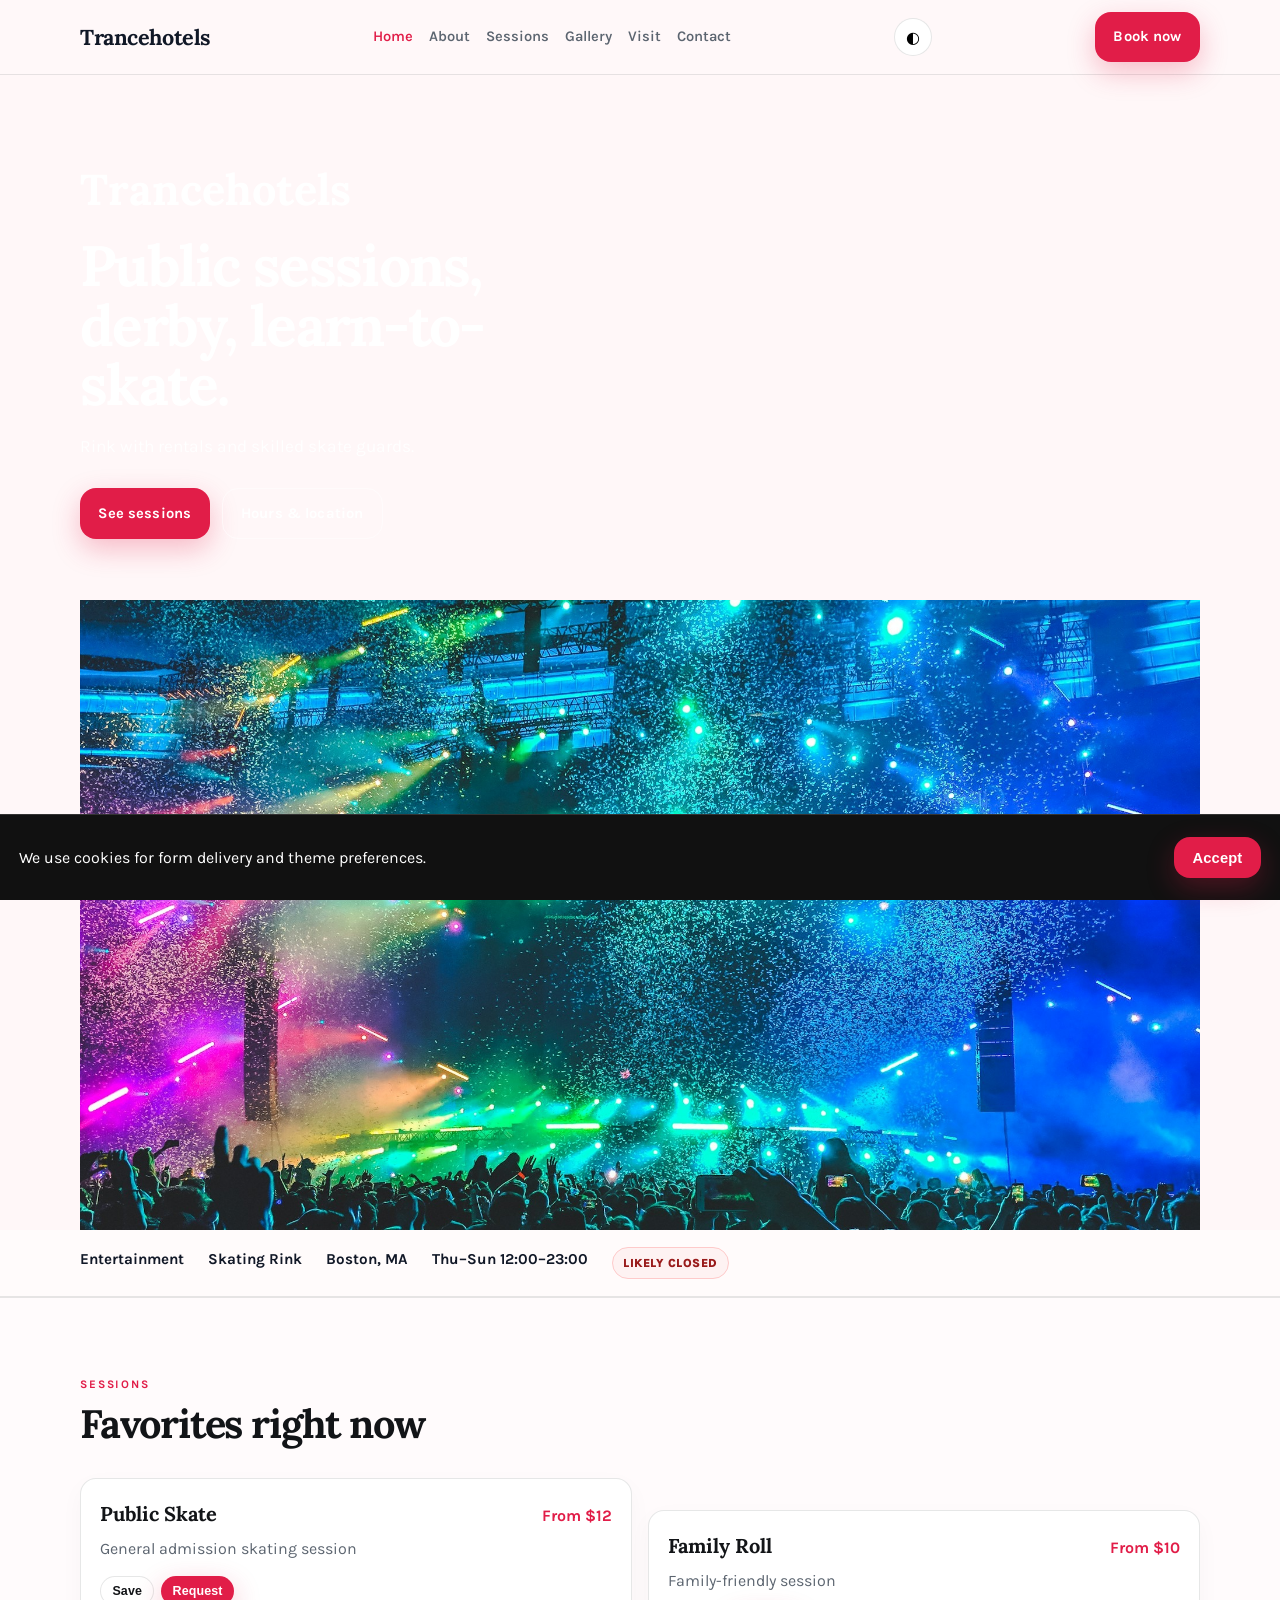
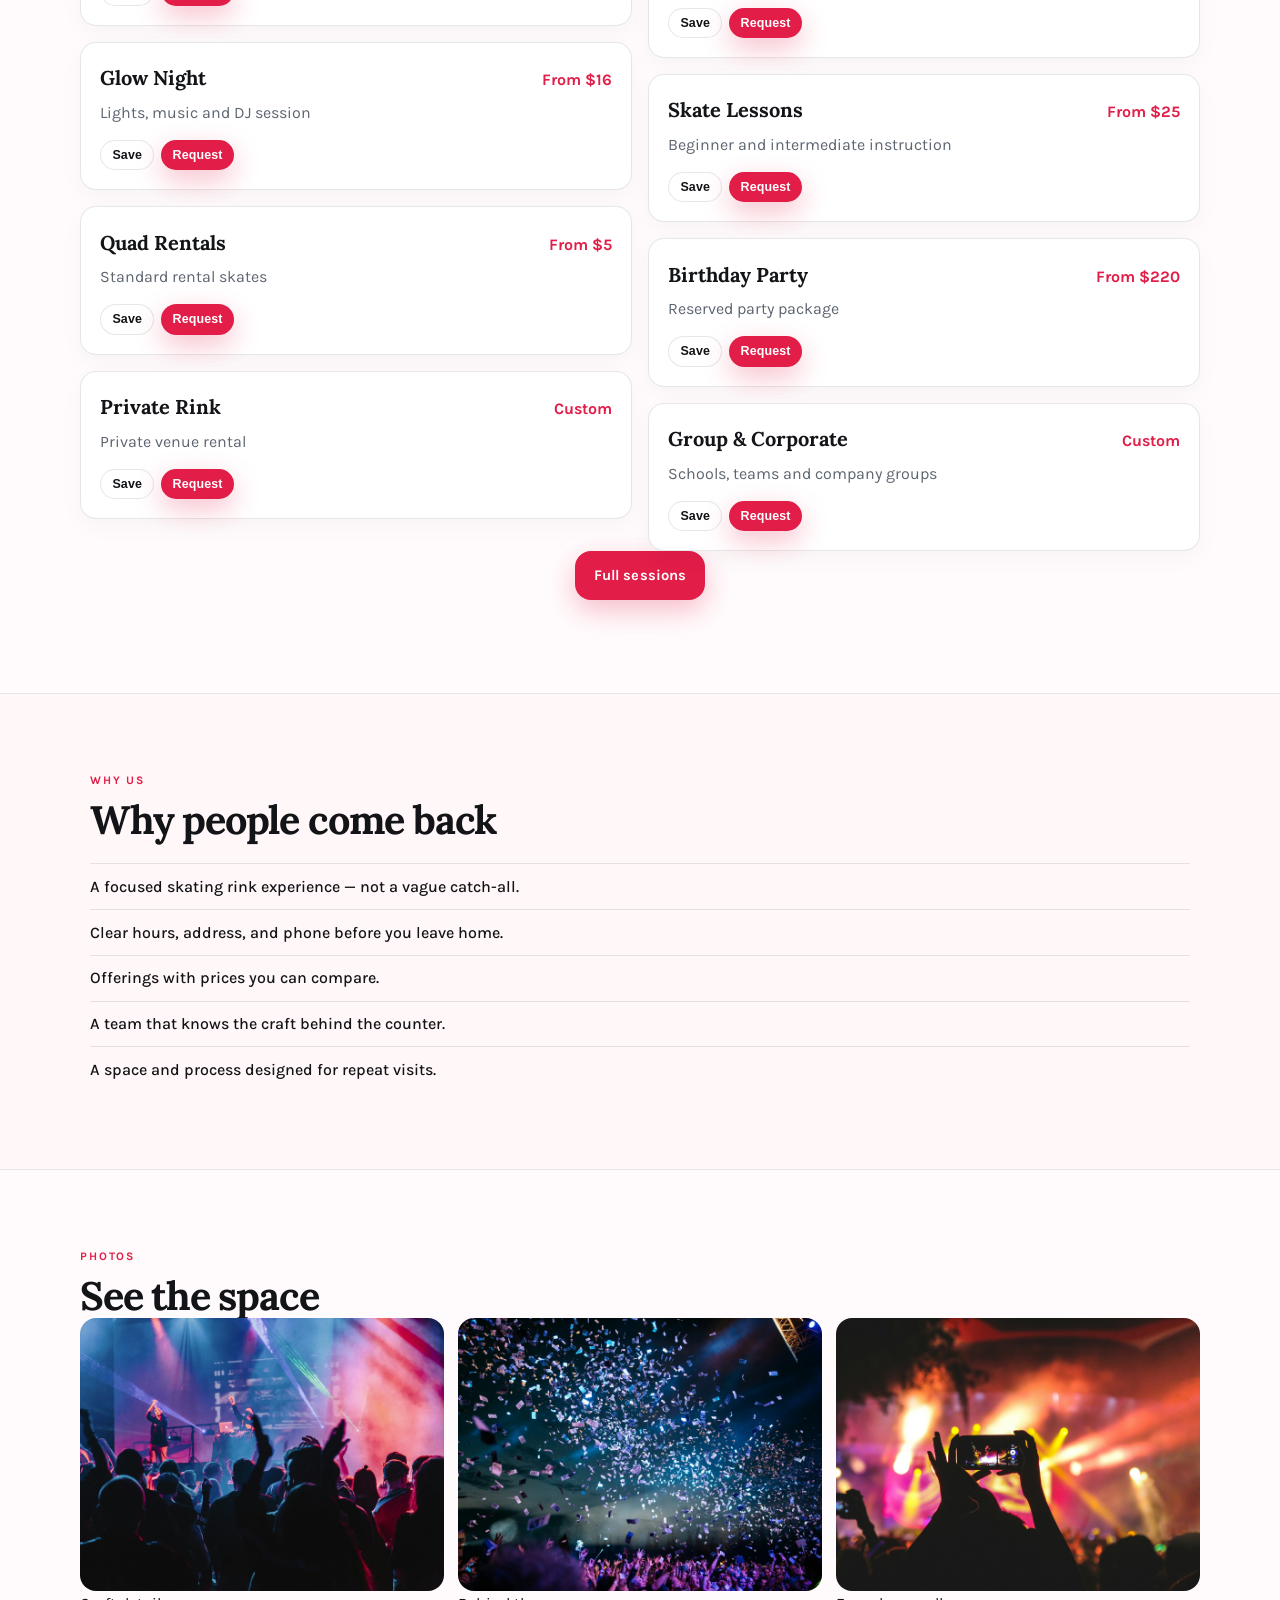
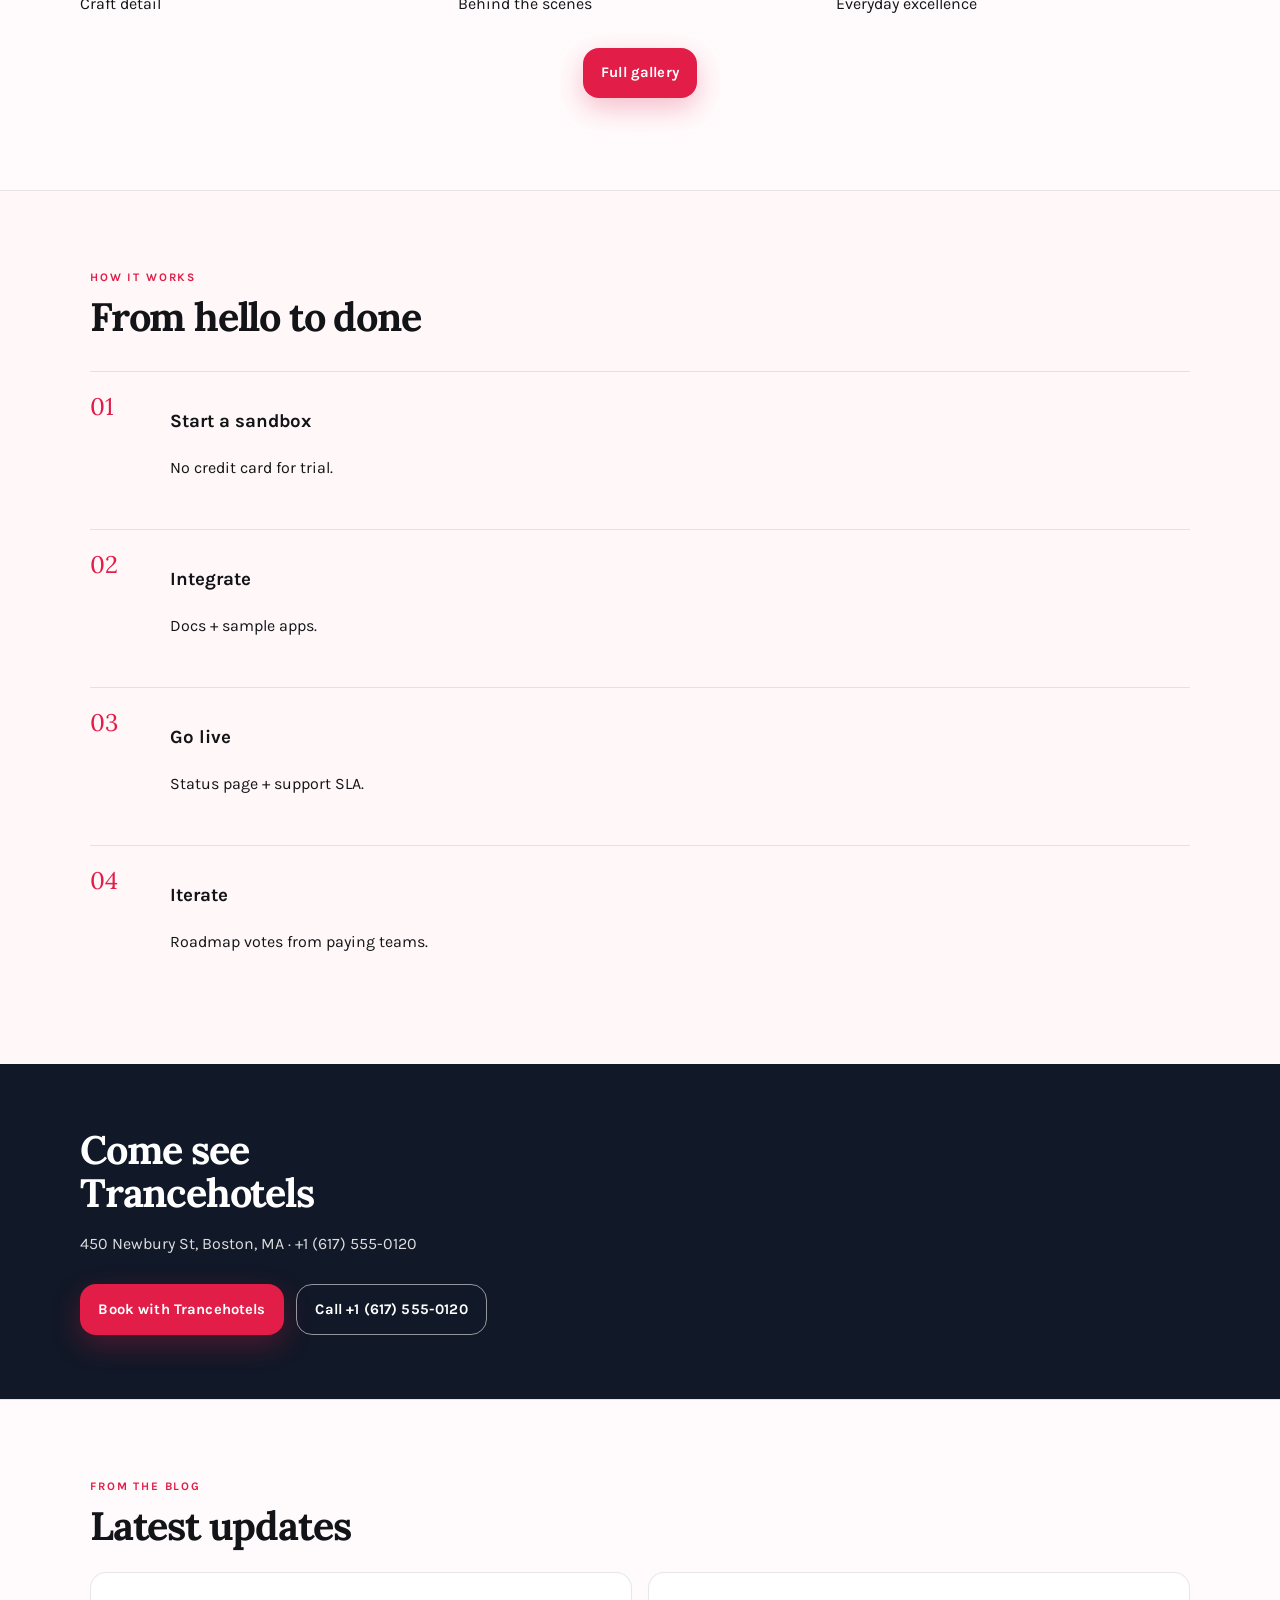
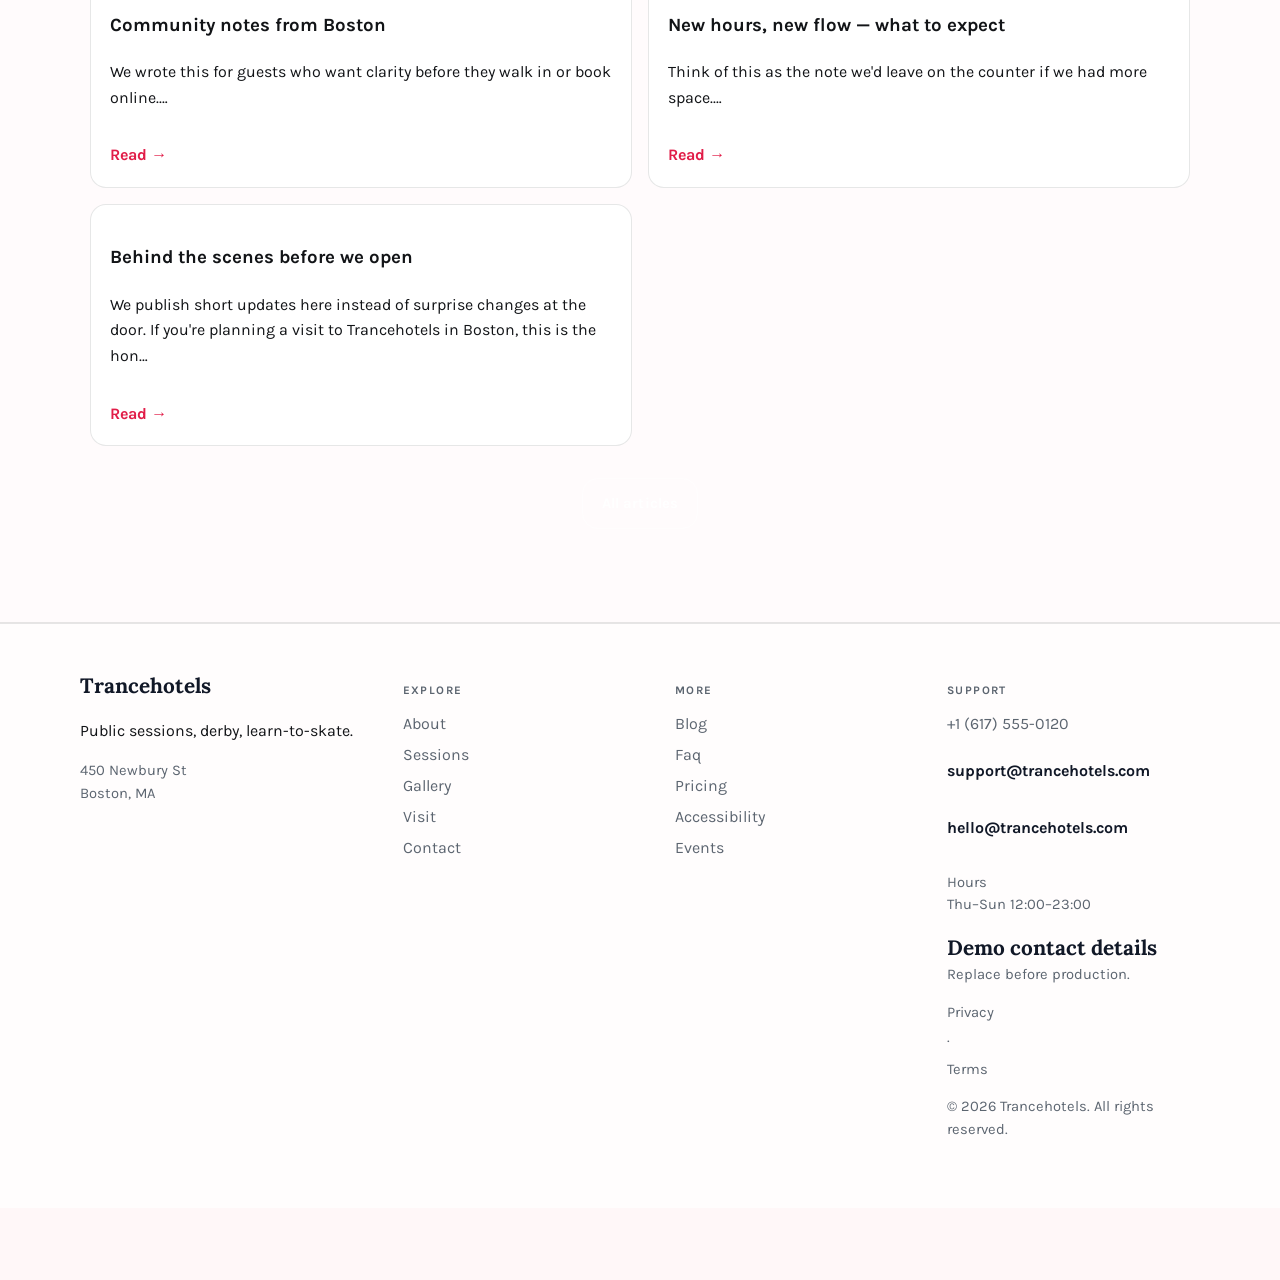
<file: index.html>
<!DOCTYPE html>
<html lang="en">
<head>
  <meta charset="UTF-8" />
  <meta name="viewport" content="width=device-width, initial-scale=1" />
  <title>Trancehotels | Skating Rink</title>
  <meta name="description" content="Trancehotels — Public sessions, derby, learn-to-skate." />
  <meta property="og:title" content="Trancehotels | Skating Rink" />
  <meta property="og:description" content="Trancehotels — Public sessions, derby, learn-to-skate." />
  <meta property="og:type" content="website" />
  <meta name="twitter:card" content="summary_large_image" />
  <meta name="twitter:title" content="Trancehotels | Skating Rink" />
  <meta name="twitter:description" content="Trancehotels — Public sessions, derby, learn-to-skate." />
  <meta property="og:image" content="assets/img-1.jpg" />
  <meta name="twitter:image" content="assets/img-1.jpg" />
  <meta property="og:url" content="https://trancehotels.github.io" />
  <script type="application/ld+json">{"@context": "https://schema.org", "@type": "LocalBusiness", "name": "Trancehotels", "description": "Public sessions, derby, learn-to-skate.", "url": "https://trancehotels.github.io", "image": "assets/img-1.jpg"}</script>
<script type="application/ld+json">{"@context": "https://schema.org", "@type": "FAQPage", "mainEntity": [{"@type": "Question", "name": "Where are you?", "acceptedAnswer": {"@type": "Answer", "text": "450 Newbury St, Boston, MA. See the map on Visit."}}, {"@type": "Question", "name": "How do I reach support?", "acceptedAnswer": {"@type": "Answer", "text": "Use the Contact form or email support@trancehotels.com. We reply during open hours."}}, {"@type": "Question", "name": "How do I book?", "acceptedAnswer": {"@type": "Answer", "text": "Send a message on Contact, email bookings@trancehotels.com, or call +1 (617) 555-0120."}}, {"@type": "Question", "name": "Are prices current?", "acceptedAnswer": {"@type": "Answer", "text": "Listed prices are current and may shift with seasons — we update this site when they do."}}, {"@type": "Question", "name": "Do you take groups?", "acceptedAnswer": {"@type": "Answer", "text": "Yes for many bookings — tell us the size and date and we'll confirm what Trancehotels can host."}}, {"@type": "Question", "name": "What should I bring?", "acceptedAnswer": {"@type": "Answer", "text": "Just yourself (and any notes on allergies, sizes, or preferences). We'll handle the rest."}}, {"@type": "Question", "name": "Do you offer gift cards?", "acceptedAnswer": {"@type": "Answer", "text": "Yes — see our Gift Cards page for digital and in-store options."}}, {"@type": "Question", "name": "Can I book for someone else?", "acceptedAnswer": {"@type": "Answer", "text": "Yes — include their name and preferences in the contact form."}}, {"@type": "Question", "name": "Is parking available?", "acceptedAnswer": {"@type": "Answer", "text": "See Locations for the branch closest to you in Boston."}}, {"@type": "Question", "name": "Do you take walk-ins at Trancehotels?", "acceptedAnswer": {"@type": "Answer", "text": "Yes when capacity allows — check Visit for peak hours."}}, {"@type": "Question", "name": "Do you host private events?", "acceptedAnswer": {"@type": "Answer", "text": "Contact us with date, headcount and sessions preferences."}}, {"@type": "Question", "name": "Where can I read updates?", "acceptedAnswer": {"@type": "Answer", "text": "Blog and Journal pages publish changes before social media."}}, {"@type": "Question", "name": "How do I join the team?", "acceptedAnswer": {"@type": "Answer", "text": "Open roles are listed on Careers — we reply to every application."}}, {"@type": "Question", "name": "Is the space accessible?", "acceptedAnswer": {"@type": "Answer", "text": "See our Accessibility page for entrance, seating and restroom notes."}}]}</script>
<script type="application/ld+json">{"@context": "https://schema.org", "@type": "WebSite", "name": "Trancehotels", "url": "https://trancehotels.github.io", "description": "Public sessions, derby, learn-to-skate."}</script>
  <link rel="alternate" hreflang="en" href="index.html" />
  <link rel="alternate" hreflang="x-default" href="index.html" />
  <meta name="theme-color" content="#111111" />
  <link rel="preconnect" href="https://fonts.googleapis.com" />
  <link rel="preconnect" href="https://fonts.gstatic.com" crossorigin />
  <link href="https://fonts.googleapis.com/css2?family=Karla:wght@400;500;600;700&family=Lora:wght@600;700&display=swap" rel="stylesheet" />
  <link rel="stylesheet" href="styles.css" />
  <link rel="icon" href="favicon.svg" type="image/svg+xml" />
</head>
<body>

  <header class="top">
    <div class="shell bar">
      <a class="logo" href="index.html">Trancehotels</a>
      <button class="nav-toggle" type="button" aria-label="Open menu" data-nav-toggle>
        <span></span><span></span><span></span>
      </button>
      <nav data-nav><a href="index.html" class="on">Home</a><a href="about.html">About</a><a href="offerings.html">Sessions</a><a href="gallery.html">Gallery</a><a href="visit.html">Visit</a><a href="contact.html">Contact</a></nav>
      <button type="button" class="theme-toggle" data-theme-toggle aria-label="Toggle dark mode">◐</button>
      <a class="cta" href="contact.html" data-open-book>Book now</a>
    </div>
  </header>
  <main>

    <section class="hero split-hero">
      <div class="shell hero-split">
        <div class="hero-copy">
          <p class="brand">Trancehotels</p>
          <h1>Public sessions, derby, learn-to-skate.</h1>
          <p class="lede">Rink with rentals and skilled skate guards.</p>
          <div class="actions">
            <a class="btn solid" href="offerings.html">See sessions</a>
            <a class="btn line" href="visit.html">Hours &amp; location</a>
          </div>
        </div>
        <div class="hero-photo"><img src="assets/img-1.jpg" alt="Trancehotels" loading="eager" fetchpriority="high" decoding="async" /></div>
      </div>
    </section><section class="strip"><div class="shell strip-row">
      <span>Entertainment</span><span>Skating Rink</span>
      <span>Boston, MA</span><span>Thu–Sun 12:00–23:00</span>
      <span class="open-badge" data-open-badge>Checking hours…</span>
    </div></section><section class="block tint">
      <div class="shell">
        <p class="eyebrow">Sessions</p>
        <h2>Favorites right now</h2>
        <div class="menu-grid"><article class="item" data-item="Public Skate">
          <div class="item-top"><h3>Public Skate</h3><span class="price">From $12</span></div>
          <p>General admission skating session</p>
          <div class="item-actions">
            <button type="button" class="btn quiet mini" data-save-item data-name="Public Skate">Save</button>
            <button type="button" class="btn solid mini" data-open-book data-pref="Public Skate">Request</button>
          </div>
        </article>
<article class="item" data-item="Family Roll">
          <div class="item-top"><h3>Family Roll</h3><span class="price">From $10</span></div>
          <p>Family-friendly session</p>
          <div class="item-actions">
            <button type="button" class="btn quiet mini" data-save-item data-name="Family Roll">Save</button>
            <button type="button" class="btn solid mini" data-open-book data-pref="Family Roll">Request</button>
          </div>
        </article>
<article class="item" data-item="Glow Night">
          <div class="item-top"><h3>Glow Night</h3><span class="price">From $16</span></div>
          <p>Lights, music and DJ session</p>
          <div class="item-actions">
            <button type="button" class="btn quiet mini" data-save-item data-name="Glow Night">Save</button>
            <button type="button" class="btn solid mini" data-open-book data-pref="Glow Night">Request</button>
          </div>
        </article>
<article class="item" data-item="Skate Lessons">
          <div class="item-top"><h3>Skate Lessons</h3><span class="price">From $25</span></div>
          <p>Beginner and intermediate instruction</p>
          <div class="item-actions">
            <button type="button" class="btn quiet mini" data-save-item data-name="Skate Lessons">Save</button>
            <button type="button" class="btn solid mini" data-open-book data-pref="Skate Lessons">Request</button>
          </div>
        </article>
<article class="item" data-item="Quad Rentals">
          <div class="item-top"><h3>Quad Rentals</h3><span class="price">From $5</span></div>
          <p>Standard rental skates</p>
          <div class="item-actions">
            <button type="button" class="btn quiet mini" data-save-item data-name="Quad Rentals">Save</button>
            <button type="button" class="btn solid mini" data-open-book data-pref="Quad Rentals">Request</button>
          </div>
        </article>
<article class="item" data-item="Birthday Party">
          <div class="item-top"><h3>Birthday Party</h3><span class="price">From $220</span></div>
          <p>Reserved party package</p>
          <div class="item-actions">
            <button type="button" class="btn quiet mini" data-save-item data-name="Birthday Party">Save</button>
            <button type="button" class="btn solid mini" data-open-book data-pref="Birthday Party">Request</button>
          </div>
        </article>
<article class="item" data-item="Private Rink">
          <div class="item-top"><h3>Private Rink</h3><span class="price">Custom</span></div>
          <p>Private venue rental</p>
          <div class="item-actions">
            <button type="button" class="btn quiet mini" data-save-item data-name="Private Rink">Save</button>
            <button type="button" class="btn solid mini" data-open-book data-pref="Private Rink">Request</button>
          </div>
        </article>
<article class="item" data-item="Group &amp; Corporate">
          <div class="item-top"><h3>Group &amp; Corporate</h3><span class="price">Custom</span></div>
          <p>Schools, teams and company groups</p>
          <div class="item-actions">
            <button type="button" class="btn quiet mini" data-save-item data-name="Group &amp; Corporate">Save</button>
            <button type="button" class="btn solid mini" data-open-book data-pref="Group &amp; Corporate">Request</button>
          </div>
        </article></div>
        <p class="center-cta"><a class="btn solid" href="offerings.html">Full sessions</a></p>
      </div>
    </section><section class="block">
      <div class="shell">
        <p class="eyebrow">Why us</p>
        <h2>Why people come back</h2>
        <ul class="why"><li>A focused skating rink experience — not a vague catch-all.</li>
<li>Clear hours, address, and phone before you leave home.</li>
<li>Offerings with prices you can compare.</li>
<li>A team that knows the craft behind the counter.</li>
<li>A space and process designed for repeat visits.</li></ul>
      </div>
    </section><section class="block tint">
      <div class="shell">
        <p class="eyebrow">Photos</p>
        <h2>See the space</h2>
        <div class="mosaic teaser"><figure><button type="button" class="gal-btn" data-gallery-open data-index="0"><img src="assets/img-3.jpg" alt="Craft detail at Trancehotels" loading="lazy" /></button><figcaption>Craft detail</figcaption></figure>
<figure><button type="button" class="gal-btn" data-gallery-open data-index="1"><img src="assets/img-4.jpg" alt="Behind the scenes at Trancehotels" loading="lazy" /></button><figcaption>Behind the scenes</figcaption></figure>
<figure><button type="button" class="gal-btn" data-gallery-open data-index="2"><img src="assets/img-5.jpg" alt="Everyday excellence at Trancehotels" loading="lazy" /></button><figcaption>Everyday excellence</figcaption></figure></div>
        <p class="center-cta"><a class="btn solid" href="gallery.html">Full gallery</a></p>
      </div>
    </section><section class="block">
      <div class="shell">
        <p class="eyebrow">How it works</p>
        <h2>From hello to done</h2>
        <ol class="process"><li><span>01</span><div><h3>Start a sandbox</h3><p>No credit card for trial.</p></div></li>
<li><span>02</span><div><h3>Integrate</h3><p>Docs + sample apps.</p></div></li>
<li><span>03</span><div><h3>Go live</h3><p>Status page + support SLA.</p></div></li>
<li><span>04</span><div><h3>Iterate</h3><p>Roadmap votes from paying teams.</p></div></li></ol>
      </div>
    </section><section class="cta-band">
      <div class="shell">
        <h2>Come see Trancehotels</h2>
        <p>450 Newbury St, Boston, MA · +1 (617) 555-0120</p>
        <div class="actions">
          <a class="btn solid" href="contact.html">Book with Trancehotels</a>
          <a class="btn line" href="tel:+16175550120">Call +1 (617) 555-0120</a>
        </div>
      </div>
    </section><section class="block tint">
      <div class="shell">
        <p class="eyebrow">From the blog</p>
        <h2>Latest updates</h2>
        <div class="value-grid"><article class="journal-card reveal">
          <h3>Community notes from Boston</h3>
          <p>We wrote this for guests who want clarity before they walk in or book online.…</p>
          <a class="textlink" href="blog.html">Read →</a>
        </article><article class="journal-card reveal">
          <h3>New hours, new flow — what to expect</h3>
          <p>Think of this as the note we&#x27;d leave on the counter if we had more space.…</p>
          <a class="textlink" href="blog.html">Read →</a>
        </article><article class="journal-card reveal">
          <h3>Behind the scenes before we open</h3>
          <p>We publish short updates here instead of surprise changes at the door. If you&#x27;re planning a visit to Trancehotels in Boston, this is the hon…</p>
          <a class="textlink" href="blog.html">Read →</a>
        </article></div>
        <p class="center-cta"><a class="btn line" href="blog.html">All articles</a></p>
      </div>
    </section>
  </main>

  <footer class="foot">
    <div class="shell foot-grid">
      <div>
        <strong>Trancehotels</strong>
        <p>Public sessions, derby, learn-to-skate.</p>
        <p class="foot-meta">450 Newbury St<br/>Boston, MA</p>
      </div>
      <div>
        <p class="fh">Explore</p>
        <a href="about.html">About</a><a href="offerings.html">Sessions</a><a href="gallery.html">Gallery</a><a href="visit.html">Visit</a><a href="contact.html">Contact</a>
      </div>
      <div>
        <p class="fh">More</p>
        <a href="blog.html">Blog</a><a href="faq.html">Faq</a><a href="pricing.html">Pricing</a><a href="accessibility.html">Accessibility</a><a href="events.html">Events</a>
      </div>
      <div>
        <p class="fh">Support</p>
        <a href="tel:+16175550120">+1 (617) 555-0120</a>
        <p class="mail-plain">support@trancehotels.com</p>
        <p class="mail-plain">hello@trancehotels.com</p>
        <p class="foot-meta">Hours<br/>Thu–Sun 12:00–23:00</p>
        <p class="foot-meta"><strong>Demo contact details</strong><br/>Replace before production.</p>
        <p class="foot-meta"><a href="privacy.html">Privacy</a> · <a href="terms.html">Terms</a></p>
        <p class="foot-meta">© 2026 Trancehotels. All rights reserved.</p>
      </div>
    </div>
  </footer>
  <div class="cookie-bar" data-cookie-bar hidden>
    <p>We use cookies for form delivery and theme preferences.</p>
    <button type="button" class="btn solid" data-cookie-accept>Accept</button>
  </div>
  <div class="mobile-cta">
    <a href="tel:+16175550120">Call</a>
    <button type="button" data-open-book>Book</button>
    <a href="visit.html">Map</a>
  </div>
  <div class="toast" data-toast hidden></div>

  <div class="modal" data-book-modal hidden>
    <div class="modal-card">
      <button class="modal-close" type="button" data-close-book aria-label="Close">×</button>
      <p class="eyebrow">Quick request</p>
      <h3>Contact Trancehotels</h3>
      <p class="lead">Send the essentials and we will reply by email.</p>
      <form class="contact-form compact" data-quick-book data-support="support@trancehotels.com">
        <label>Name<input name="name" required placeholder="Your name" /></label>
        <label>Email<input type="email" name="email" required placeholder="you@email.com" /></label>
        <label>Timing<input name="when" required placeholder="Preferred date or timeline" /></label>
        <label>Notes<textarea name="message" rows="3" placeholder="Project, product, service or other details…"></textarea></label>
        <button class="btn solid" type="submit">Book</button>
      </form>
    </div>
  </div>

  <div class="lightbox" data-lightbox hidden>
    <button class="modal-close" type="button" data-lightbox-close aria-label="Close">×</button>
    <img data-lightbox-img alt="" />
    <div class="lightbox-nav">
      <button type="button" data-lightbox-prev>‹</button>
      <button type="button" data-lightbox-next>›</button>
    </div>
  </div>
  <script src="site.js"></script>
</body></html>
</file>
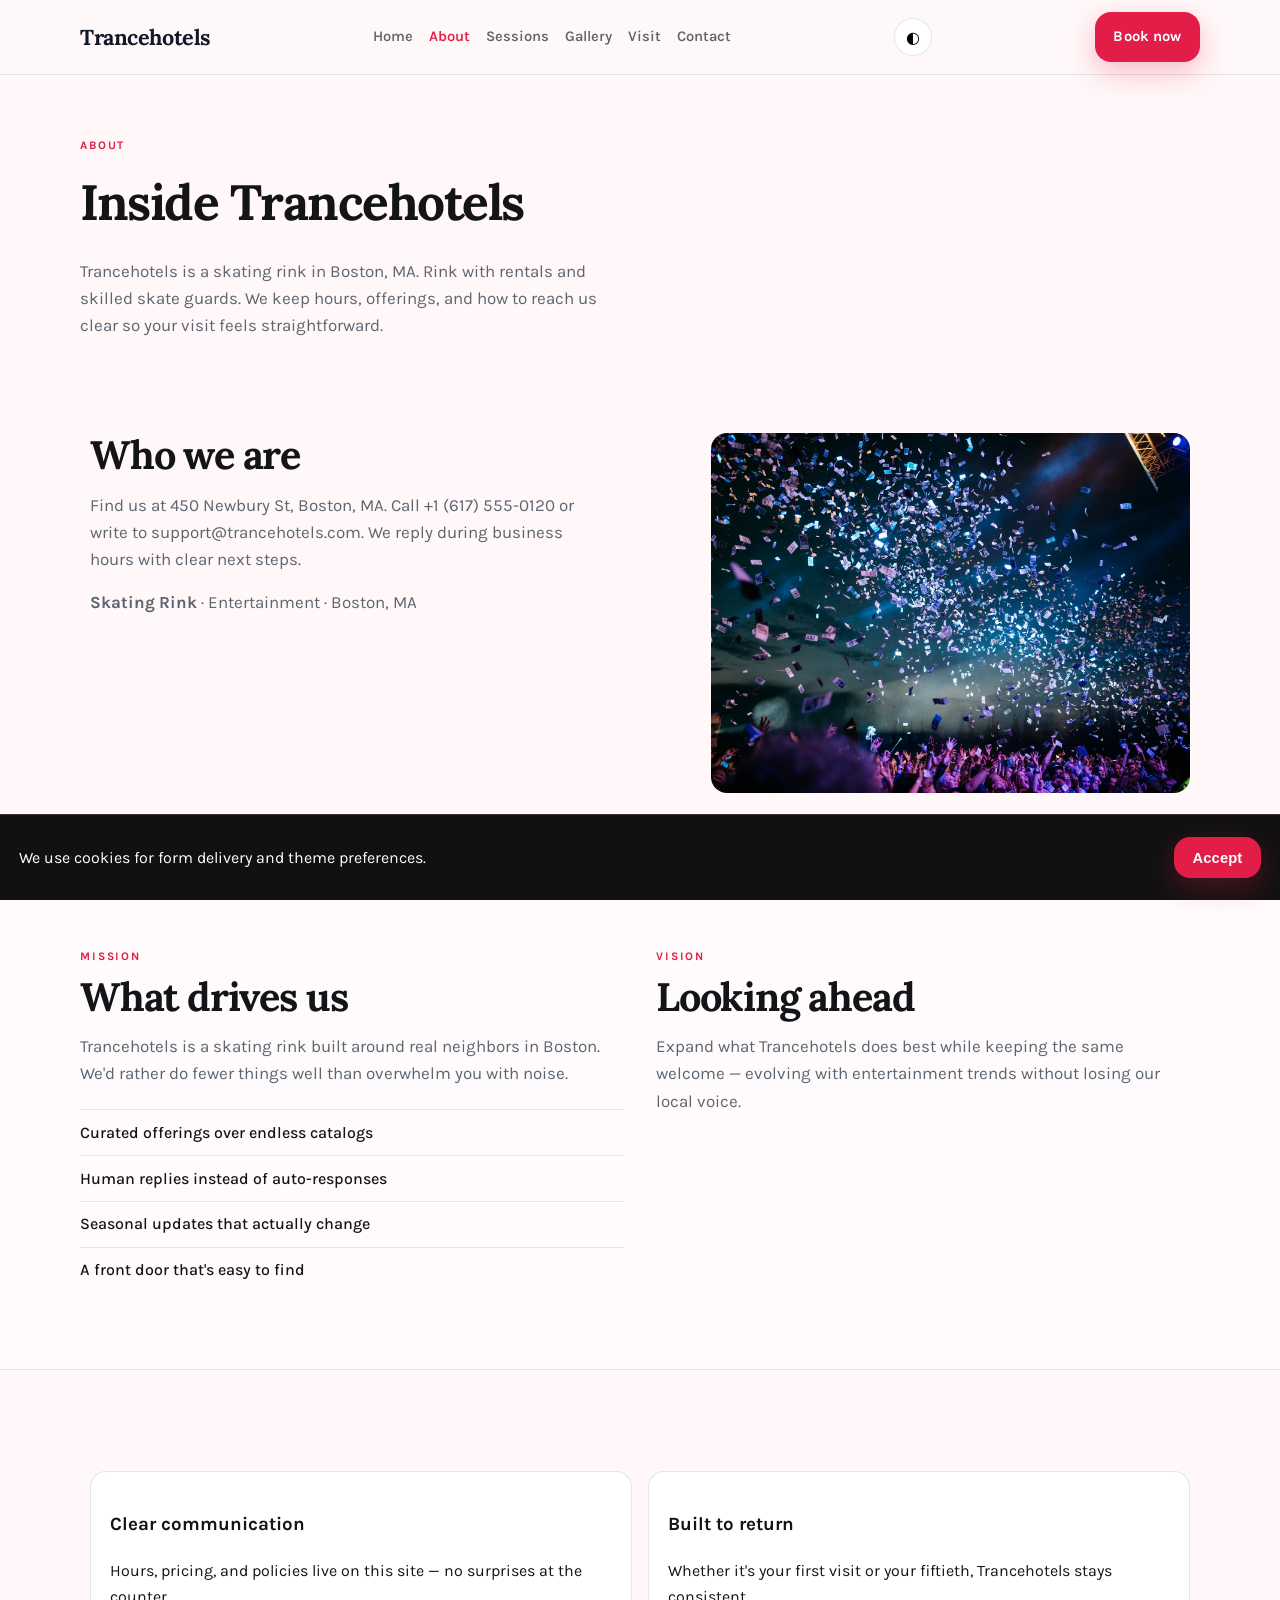
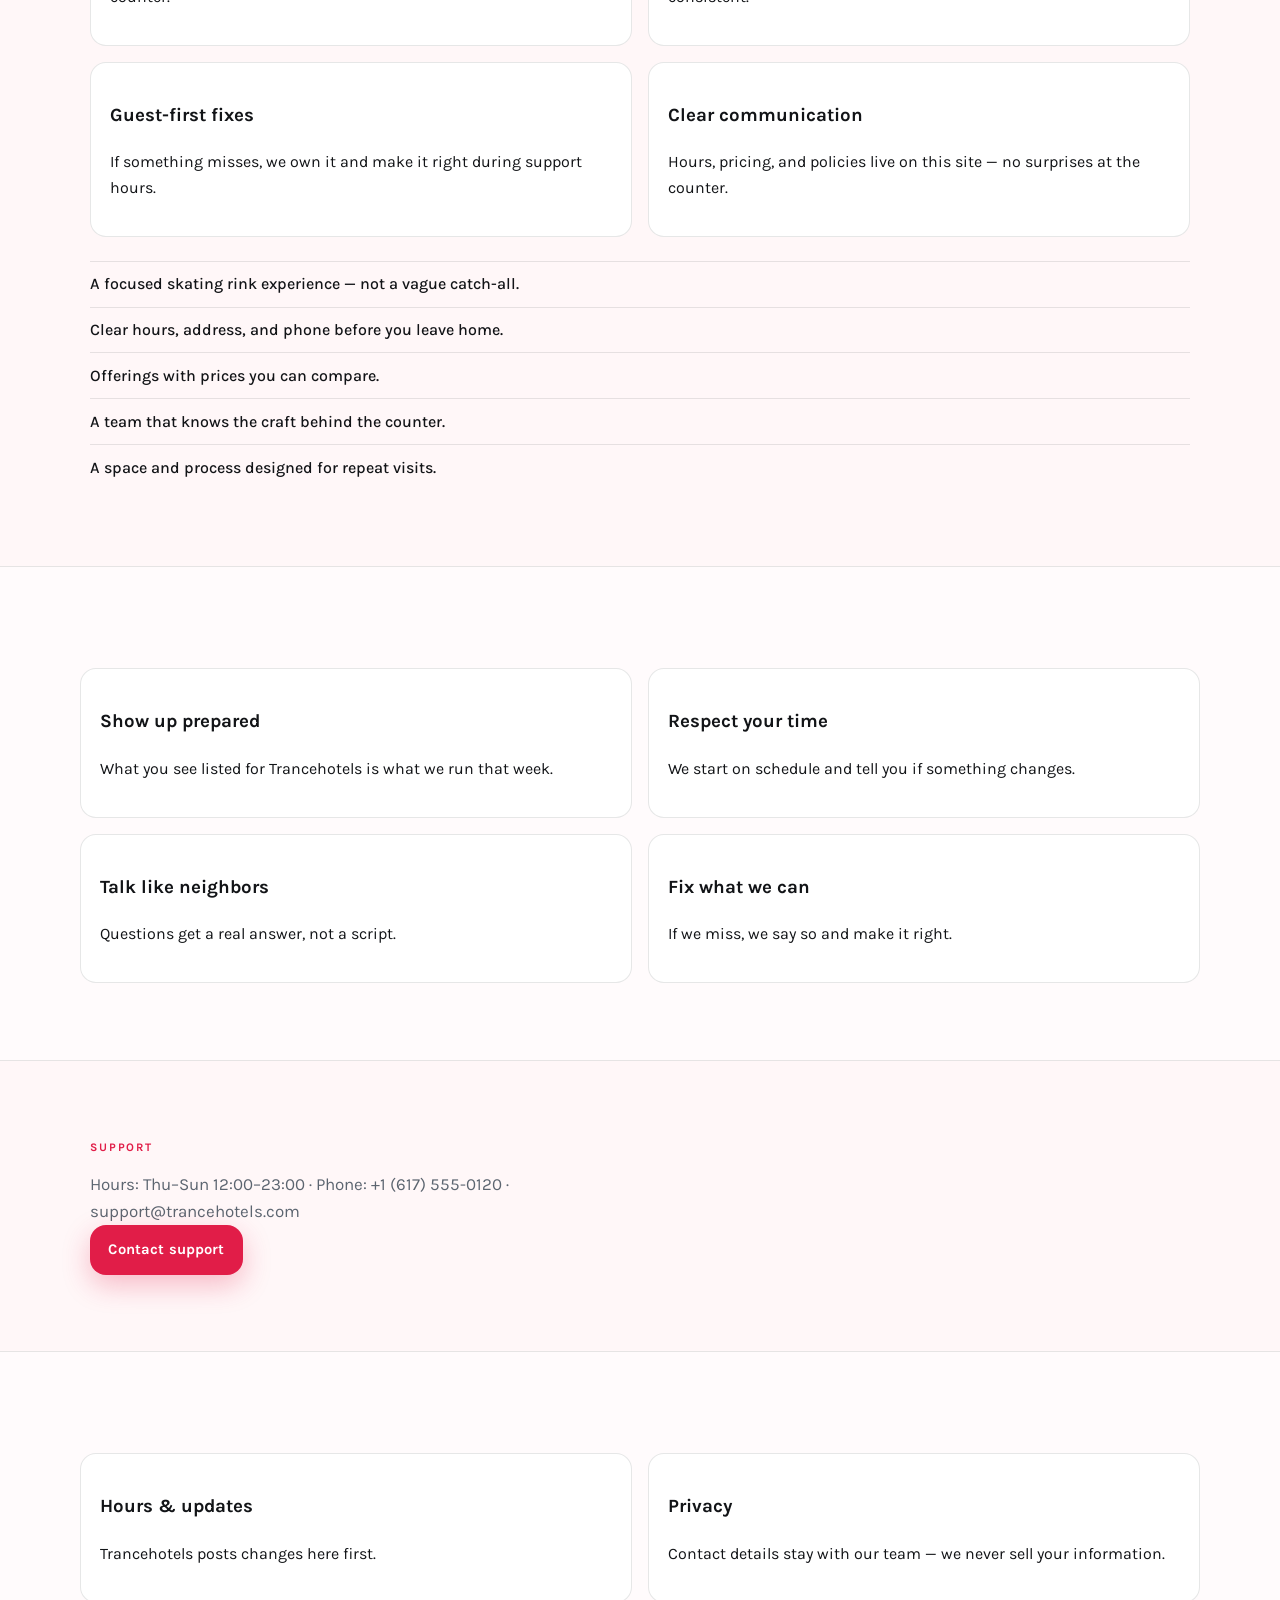
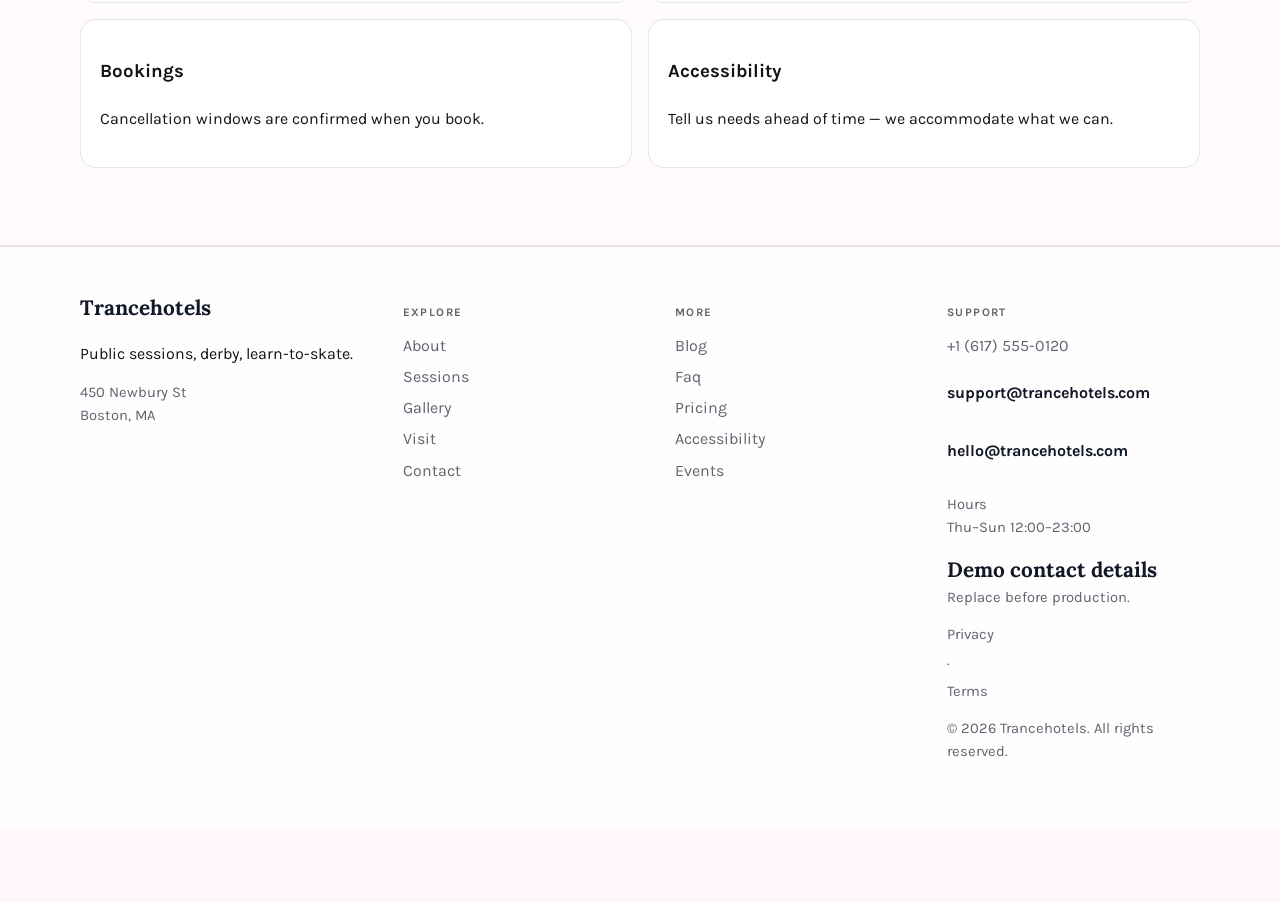
<file: about.html>
<!DOCTYPE html>
<html lang="en">
<head>
  <meta charset="UTF-8" />
  <meta name="viewport" content="width=device-width, initial-scale=1" />
  <title>About | Trancehotels</title>
  <meta name="description" content="Trancehotels is a skating rink in Boston, MA. Rink with rentals and skilled skate guards. We keep hours, offerings, and how to reach us clear so your " />
  <meta property="og:title" content="About | Trancehotels" />
  <meta property="og:description" content="Trancehotels is a skating rink in Boston, MA. Rink with rentals and skilled skate guards. We keep hours, offerings, and how to reach us clear so your " />
  <meta property="og:type" content="website" />
  <meta name="twitter:card" content="summary_large_image" />
  <meta name="twitter:title" content="About | Trancehotels" />
  <meta name="twitter:description" content="Trancehotels is a skating rink in Boston, MA. Rink with rentals and skilled skate guards. We keep hours, offerings, and how to reach us clear so your " />
  <meta property="og:image" content="assets/img-1.jpg" />
  <meta name="twitter:image" content="assets/img-1.jpg" />
  <meta property="og:url" content="https://trancehotels.github.io" />
  <script type="application/ld+json">{"@context": "https://schema.org", "@type": "LocalBusiness", "name": "Trancehotels", "description": "Public sessions, derby, learn-to-skate.", "url": "https://trancehotels.github.io", "image": "assets/img-1.jpg"}</script>
<script type="application/ld+json">{"@context": "https://schema.org", "@type": "FAQPage", "mainEntity": [{"@type": "Question", "name": "Where are you?", "acceptedAnswer": {"@type": "Answer", "text": "450 Newbury St, Boston, MA. See the map on Visit."}}, {"@type": "Question", "name": "How do I reach support?", "acceptedAnswer": {"@type": "Answer", "text": "Use the Contact form or email support@trancehotels.com. We reply during open hours."}}, {"@type": "Question", "name": "How do I book?", "acceptedAnswer": {"@type": "Answer", "text": "Send a message on Contact, email bookings@trancehotels.com, or call +1 (617) 555-0120."}}, {"@type": "Question", "name": "Are prices current?", "acceptedAnswer": {"@type": "Answer", "text": "Listed prices are current and may shift with seasons — we update this site when they do."}}, {"@type": "Question", "name": "Do you take groups?", "acceptedAnswer": {"@type": "Answer", "text": "Yes for many bookings — tell us the size and date and we'll confirm what Trancehotels can host."}}, {"@type": "Question", "name": "What should I bring?", "acceptedAnswer": {"@type": "Answer", "text": "Just yourself (and any notes on allergies, sizes, or preferences). We'll handle the rest."}}, {"@type": "Question", "name": "Do you offer gift cards?", "acceptedAnswer": {"@type": "Answer", "text": "Yes — see our Gift Cards page for digital and in-store options."}}, {"@type": "Question", "name": "Can I book for someone else?", "acceptedAnswer": {"@type": "Answer", "text": "Yes — include their name and preferences in the contact form."}}, {"@type": "Question", "name": "Is parking available?", "acceptedAnswer": {"@type": "Answer", "text": "See Locations for the branch closest to you in Boston."}}, {"@type": "Question", "name": "Do you take walk-ins at Trancehotels?", "acceptedAnswer": {"@type": "Answer", "text": "Yes when capacity allows — check Visit for peak hours."}}, {"@type": "Question", "name": "Do you host private events?", "acceptedAnswer": {"@type": "Answer", "text": "Contact us with date, headcount and sessions preferences."}}, {"@type": "Question", "name": "Where can I read updates?", "acceptedAnswer": {"@type": "Answer", "text": "Blog and Journal pages publish changes before social media."}}, {"@type": "Question", "name": "How do I join the team?", "acceptedAnswer": {"@type": "Answer", "text": "Open roles are listed on Careers — we reply to every application."}}, {"@type": "Question", "name": "Is the space accessible?", "acceptedAnswer": {"@type": "Answer", "text": "See our Accessibility page for entrance, seating and restroom notes."}}]}</script>
<script type="application/ld+json">{"@context": "https://schema.org", "@type": "WebSite", "name": "Trancehotels", "url": "https://trancehotels.github.io", "description": "Public sessions, derby, learn-to-skate."}</script>
  <link rel="alternate" hreflang="en" href="index.html" />
  <link rel="alternate" hreflang="x-default" href="index.html" />
  <meta name="theme-color" content="#111111" />
  <link rel="preconnect" href="https://fonts.googleapis.com" />
  <link rel="preconnect" href="https://fonts.gstatic.com" crossorigin />
  <link href="https://fonts.googleapis.com/css2?family=Karla:wght@400;500;600;700&family=Lora:wght@600;700&display=swap" rel="stylesheet" />
  <link rel="stylesheet" href="styles.css" />
  <link rel="icon" href="favicon.svg" type="image/svg+xml" />
</head>
<body>

  <header class="top">
    <div class="shell bar">
      <a class="logo" href="index.html">Trancehotels</a>
      <button class="nav-toggle" type="button" aria-label="Open menu" data-nav-toggle>
        <span></span><span></span><span></span>
      </button>
      <nav data-nav><a href="index.html">Home</a><a href="about.html" class="on">About</a><a href="offerings.html">Sessions</a><a href="gallery.html">Gallery</a><a href="visit.html">Visit</a><a href="contact.html">Contact</a></nav>
      <button type="button" class="theme-toggle" data-theme-toggle aria-label="Toggle dark mode">◐</button>
      <a class="cta" href="contact.html" data-open-book>Book now</a>
    </div>
  </header>  <main class="page">
    <section class="page-hero"><div class="shell">
      <p class="eyebrow">About</p>
      <h1>Inside Trancehotels</h1>
      <p class="lead">Trancehotels is a skating rink in Boston, MA. Rink with rentals and skilled skate guards. We keep hours, offerings, and how to reach us clear so your visit feels straightforward.</p>
    </div></section>
    <section class="block"><div class="shell split">
      <div><h2>Who we are</h2><p class="lead">Find us at 450 Newbury St, Boston, MA. Call +1 (617) 555-0120 or write to support@trancehotels.com. We reply during business hours with clear next steps.</p>
      <p class="lead"><strong>Skating Rink</strong> · Entertainment · Boston, MA</p></div>
      <img class="solo" src="assets/img-4.jpg" alt="Trancehotels" />
    </div></section>
    <section class="block tint"><div class="shell two-col">
      <article><p class="eyebrow">Mission</p><h2>What drives us</h2><p class="lead">Trancehotels is a skating rink built around real neighbors in Boston. We'd rather do fewer things well than overwhelm you with noise.</p>
      <ul class="checks"><li>Curated offerings over endless catalogs</li><li>Human replies instead of auto-responses</li><li>Seasonal updates that actually change</li><li>A front door that's easy to find</li></ul></article>
      <article><p class="eyebrow">Vision</p><h2>Looking ahead</h2><p class="lead">Expand what Trancehotels does best while keeping the same welcome — evolving with entertainment trends without losing our local voice.</p></article>
    </div></section>
    <section class="block"><div class="shell"><div class="value-grid"><article><h3>Clear communication</h3><p>Hours, pricing, and policies live on this site — no surprises at the counter.</p></article>
<article><h3>Built to return</h3><p>Whether it&#x27;s your first visit or your fiftieth, Trancehotels stays consistent.</p></article>
<article><h3>Guest-first fixes</h3><p>If something misses, we own it and make it right during support hours.</p></article>
<article><h3>Clear communication</h3><p>Hours, pricing, and policies live on this site — no surprises at the counter.</p></article></div><ul class="checks" style="margin-top:1.5rem"><li>A focused skating rink experience — not a vague catch-all.</li>
<li>Clear hours, address, and phone before you leave home.</li>
<li>Offerings with prices you can compare.</li>
<li>A team that knows the craft behind the counter.</li>
<li>A space and process designed for repeat visits.</li></ul></div></section>
    <section class="block tint"><div class="shell"><div class="value-grid"><article><h3>Show up prepared</h3><p>What you see listed for Trancehotels is what we run that week.</p></article>
<article><h3>Respect your time</h3><p>We start on schedule and tell you if something changes.</p></article>
<article><h3>Talk like neighbors</h3><p>Questions get a real answer, not a script.</p></article>
<article><h3>Fix what we can</h3><p>If we miss, we say so and make it right.</p></article></div></div></section>
    
    <section class="block"><div class="shell"><p class="eyebrow">Support</p><p class="lead">Hours: Thu–Sun 12:00–23:00 · Phone: +1 (617) 555-0120 · support@trancehotels.com</p>
    <a class="btn solid" href="contact.html">Contact support</a></div></section>
    <section class="block tint"><div class="shell"><div class="value-grid"><article><h3>Hours & updates</h3><p>Trancehotels posts changes here first.</p></article>
<article><h3>Privacy</h3><p>Contact details stay with our team — we never sell your information.</p></article>
<article><h3>Bookings</h3><p>Cancellation windows are confirmed when you book.</p></article>
<article><h3>Accessibility</h3><p>Tell us needs ahead of time — we accommodate what we can.</p></article></div></div></section>
  </main>
  <footer class="foot">
    <div class="shell foot-grid">
      <div>
        <strong>Trancehotels</strong>
        <p>Public sessions, derby, learn-to-skate.</p>
        <p class="foot-meta">450 Newbury St<br/>Boston, MA</p>
      </div>
      <div>
        <p class="fh">Explore</p>
        <a href="about.html">About</a><a href="offerings.html">Sessions</a><a href="gallery.html">Gallery</a><a href="visit.html">Visit</a><a href="contact.html">Contact</a>
      </div>
      <div>
        <p class="fh">More</p>
        <a href="blog.html">Blog</a><a href="faq.html">Faq</a><a href="pricing.html">Pricing</a><a href="accessibility.html">Accessibility</a><a href="events.html">Events</a>
      </div>
      <div>
        <p class="fh">Support</p>
        <a href="tel:+16175550120">+1 (617) 555-0120</a>
        <p class="mail-plain">support@trancehotels.com</p>
        <p class="mail-plain">hello@trancehotels.com</p>
        <p class="foot-meta">Hours<br/>Thu–Sun 12:00–23:00</p>
        <p class="foot-meta"><strong>Demo contact details</strong><br/>Replace before production.</p>
        <p class="foot-meta"><a href="privacy.html">Privacy</a> · <a href="terms.html">Terms</a></p>
        <p class="foot-meta">© 2026 Trancehotels. All rights reserved.</p>
      </div>
    </div>
  </footer>
  <div class="cookie-bar" data-cookie-bar hidden>
    <p>We use cookies for form delivery and theme preferences.</p>
    <button type="button" class="btn solid" data-cookie-accept>Accept</button>
  </div>
  <div class="mobile-cta">
    <a href="tel:+16175550120">Call</a>
    <button type="button" data-open-book>Book</button>
    <a href="visit.html">Map</a>
  </div>
  <div class="toast" data-toast hidden></div>

  <div class="modal" data-book-modal hidden>
    <div class="modal-card">
      <button class="modal-close" type="button" data-close-book aria-label="Close">×</button>
      <p class="eyebrow">Quick request</p>
      <h3>Contact Trancehotels</h3>
      <p class="lead">Send the essentials and we will reply by email.</p>
      <form class="contact-form compact" data-quick-book data-support="support@trancehotels.com">
        <label>Name<input name="name" required placeholder="Your name" /></label>
        <label>Email<input type="email" name="email" required placeholder="you@email.com" /></label>
        <label>Timing<input name="when" required placeholder="Preferred date or timeline" /></label>
        <label>Notes<textarea name="message" rows="3" placeholder="Project, product, service or other details…"></textarea></label>
        <button class="btn solid" type="submit">Book</button>
      </form>
    </div>
  </div>

  <div class="lightbox" data-lightbox hidden>
    <button class="modal-close" type="button" data-lightbox-close aria-label="Close">×</button>
    <img data-lightbox-img alt="" />
    <div class="lightbox-nav">
      <button type="button" data-lightbox-prev>‹</button>
      <button type="button" data-lightbox-next>›</button>
    </div>
  </div>
  <script src="site.js"></script>
</body></html>
</file>
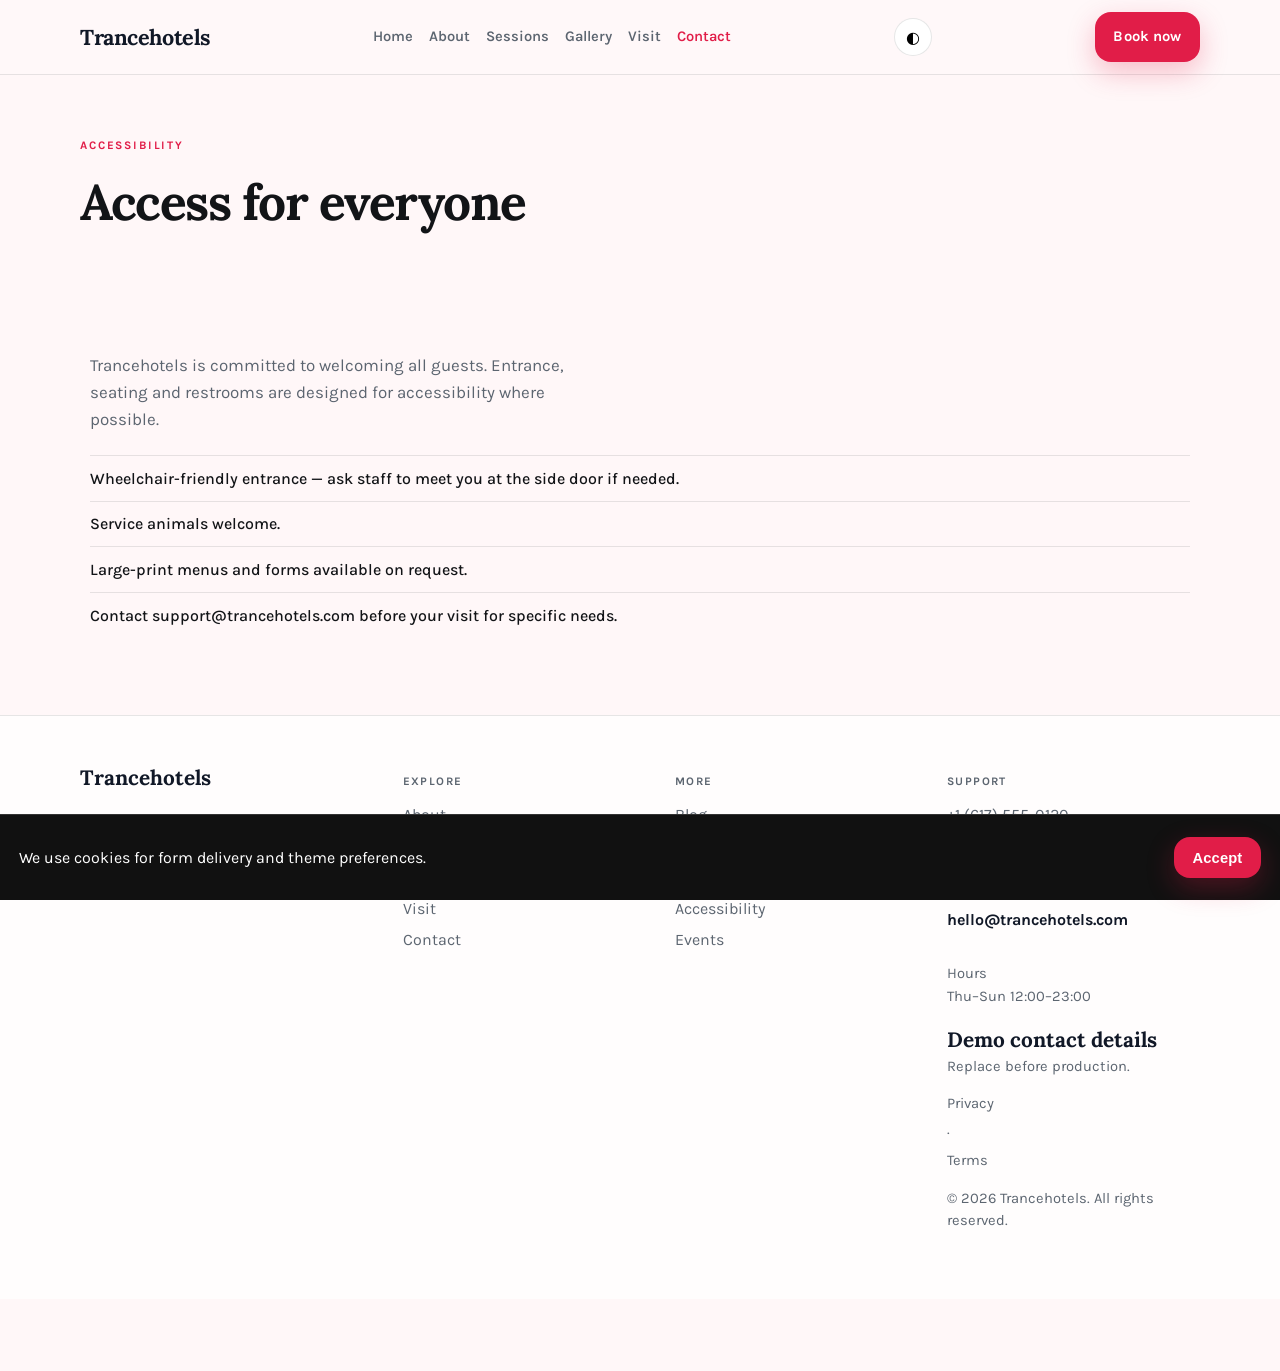
<file: accessibility.html>
<!DOCTYPE html>
<html lang="en">
<head>
  <meta charset="UTF-8" />
  <meta name="viewport" content="width=device-width, initial-scale=1" />
  <title>Accessibility | Trancehotels</title>
  <meta name="description" content="Accessibility statement" />
  <meta property="og:title" content="Accessibility | Trancehotels" />
  <meta property="og:description" content="Accessibility statement" />
  <meta property="og:type" content="website" />
  <meta name="twitter:card" content="summary_large_image" />
  <meta name="twitter:title" content="Accessibility | Trancehotels" />
  <meta name="twitter:description" content="Accessibility statement" />
  <meta property="og:image" content="assets/img-1.jpg" />
  <meta name="twitter:image" content="assets/img-1.jpg" />
  <meta property="og:url" content="https://trancehotels.github.io" />
  <script type="application/ld+json">{"@context": "https://schema.org", "@type": "LocalBusiness", "name": "Trancehotels", "description": "Public sessions, derby, learn-to-skate.", "url": "https://trancehotels.github.io", "image": "assets/img-1.jpg"}</script>
<script type="application/ld+json">{"@context": "https://schema.org", "@type": "FAQPage", "mainEntity": [{"@type": "Question", "name": "Where are you?", "acceptedAnswer": {"@type": "Answer", "text": "450 Newbury St, Boston, MA. See the map on Visit."}}, {"@type": "Question", "name": "How do I reach support?", "acceptedAnswer": {"@type": "Answer", "text": "Use the Contact form or email support@trancehotels.com. We reply during open hours."}}, {"@type": "Question", "name": "How do I book?", "acceptedAnswer": {"@type": "Answer", "text": "Send a message on Contact, email bookings@trancehotels.com, or call +1 (617) 555-0120."}}, {"@type": "Question", "name": "Are prices current?", "acceptedAnswer": {"@type": "Answer", "text": "Listed prices are current and may shift with seasons — we update this site when they do."}}, {"@type": "Question", "name": "Do you take groups?", "acceptedAnswer": {"@type": "Answer", "text": "Yes for many bookings — tell us the size and date and we'll confirm what Trancehotels can host."}}, {"@type": "Question", "name": "What should I bring?", "acceptedAnswer": {"@type": "Answer", "text": "Just yourself (and any notes on allergies, sizes, or preferences). We'll handle the rest."}}, {"@type": "Question", "name": "Do you offer gift cards?", "acceptedAnswer": {"@type": "Answer", "text": "Yes — see our Gift Cards page for digital and in-store options."}}, {"@type": "Question", "name": "Can I book for someone else?", "acceptedAnswer": {"@type": "Answer", "text": "Yes — include their name and preferences in the contact form."}}, {"@type": "Question", "name": "Is parking available?", "acceptedAnswer": {"@type": "Answer", "text": "See Locations for the branch closest to you in Boston."}}, {"@type": "Question", "name": "Do you take walk-ins at Trancehotels?", "acceptedAnswer": {"@type": "Answer", "text": "Yes when capacity allows — check Visit for peak hours."}}, {"@type": "Question", "name": "Do you host private events?", "acceptedAnswer": {"@type": "Answer", "text": "Contact us with date, headcount and sessions preferences."}}, {"@type": "Question", "name": "Where can I read updates?", "acceptedAnswer": {"@type": "Answer", "text": "Blog and Journal pages publish changes before social media."}}, {"@type": "Question", "name": "How do I join the team?", "acceptedAnswer": {"@type": "Answer", "text": "Open roles are listed on Careers — we reply to every application."}}, {"@type": "Question", "name": "Is the space accessible?", "acceptedAnswer": {"@type": "Answer", "text": "See our Accessibility page for entrance, seating and restroom notes."}}]}</script>
<script type="application/ld+json">{"@context": "https://schema.org", "@type": "WebSite", "name": "Trancehotels", "url": "https://trancehotels.github.io", "description": "Public sessions, derby, learn-to-skate."}</script>
  <link rel="alternate" hreflang="en" href="index.html" />
  <link rel="alternate" hreflang="x-default" href="index.html" />
  <meta name="theme-color" content="#111111" />
  <link rel="preconnect" href="https://fonts.googleapis.com" />
  <link rel="preconnect" href="https://fonts.gstatic.com" crossorigin />
  <link href="https://fonts.googleapis.com/css2?family=Karla:wght@400;500;600;700&family=Lora:wght@600;700&display=swap" rel="stylesheet" />
  <link rel="stylesheet" href="styles.css" />
  <link rel="icon" href="favicon.svg" type="image/svg+xml" />
</head>
<body>

  <header class="top">
    <div class="shell bar">
      <a class="logo" href="index.html">Trancehotels</a>
      <button class="nav-toggle" type="button" aria-label="Open menu" data-nav-toggle>
        <span></span><span></span><span></span>
      </button>
      <nav data-nav><a href="index.html">Home</a><a href="about.html">About</a><a href="offerings.html">Sessions</a><a href="gallery.html">Gallery</a><a href="visit.html">Visit</a><a href="contact.html" class="on">Contact</a></nav>
      <button type="button" class="theme-toggle" data-theme-toggle aria-label="Toggle dark mode">◐</button>
      <a class="cta" href="contact.html" data-open-book>Book now</a>
    </div>
  </header>  <main class="page">
    <section class="page-hero"><div class="shell">
      <p class="eyebrow">Accessibility</p>
      <h1>Access for everyone</h1>
    </div></section>
    <section class="block"><div class="shell prose-block">
      <p class="lead">Trancehotels is committed to welcoming all guests. Entrance, seating and restrooms are designed for accessibility where possible.</p>
      <ul class="checks">
        <li>Wheelchair-friendly entrance — ask staff to meet you at the side door if needed.</li>
        <li>Service animals welcome.</li>
        <li>Large-print menus and forms available on request.</li>
        <li>Contact support@trancehotels.com before your visit for specific needs.</li>
      </ul>
    </div></section>
  </main>
  <footer class="foot">
    <div class="shell foot-grid">
      <div>
        <strong>Trancehotels</strong>
        <p>Public sessions, derby, learn-to-skate.</p>
        <p class="foot-meta">450 Newbury St<br/>Boston, MA</p>
      </div>
      <div>
        <p class="fh">Explore</p>
        <a href="about.html">About</a><a href="offerings.html">Sessions</a><a href="gallery.html">Gallery</a><a href="visit.html">Visit</a><a href="contact.html">Contact</a>
      </div>
      <div>
        <p class="fh">More</p>
        <a href="blog.html">Blog</a><a href="faq.html">Faq</a><a href="pricing.html">Pricing</a><a href="accessibility.html">Accessibility</a><a href="events.html">Events</a>
      </div>
      <div>
        <p class="fh">Support</p>
        <a href="tel:+16175550120">+1 (617) 555-0120</a>
        <p class="mail-plain">support@trancehotels.com</p>
        <p class="mail-plain">hello@trancehotels.com</p>
        <p class="foot-meta">Hours<br/>Thu–Sun 12:00–23:00</p>
        <p class="foot-meta"><strong>Demo contact details</strong><br/>Replace before production.</p>
        <p class="foot-meta"><a href="privacy.html">Privacy</a> · <a href="terms.html">Terms</a></p>
        <p class="foot-meta">© 2026 Trancehotels. All rights reserved.</p>
      </div>
    </div>
  </footer>
  <div class="cookie-bar" data-cookie-bar hidden>
    <p>We use cookies for form delivery and theme preferences.</p>
    <button type="button" class="btn solid" data-cookie-accept>Accept</button>
  </div>
  <div class="mobile-cta">
    <a href="tel:+16175550120">Call</a>
    <button type="button" data-open-book>Book</button>
    <a href="visit.html">Map</a>
  </div>
  <div class="toast" data-toast hidden></div>

  <div class="modal" data-book-modal hidden>
    <div class="modal-card">
      <button class="modal-close" type="button" data-close-book aria-label="Close">×</button>
      <p class="eyebrow">Quick request</p>
      <h3>Contact Trancehotels</h3>
      <p class="lead">Send the essentials and we will reply by email.</p>
      <form class="contact-form compact" data-quick-book data-support="support@trancehotels.com">
        <label>Name<input name="name" required placeholder="Your name" /></label>
        <label>Email<input type="email" name="email" required placeholder="you@email.com" /></label>
        <label>Timing<input name="when" required placeholder="Preferred date or timeline" /></label>
        <label>Notes<textarea name="message" rows="3" placeholder="Project, product, service or other details…"></textarea></label>
        <button class="btn solid" type="submit">Book</button>
      </form>
    </div>
  </div>

  <div class="lightbox" data-lightbox hidden>
    <button class="modal-close" type="button" data-lightbox-close aria-label="Close">×</button>
    <img data-lightbox-img alt="" />
    <div class="lightbox-nav">
      <button type="button" data-lightbox-prev>‹</button>
      <button type="button" data-lightbox-next>›</button>
    </div>
  </div>
  <script src="site.js"></script>
</body></html>
</file>
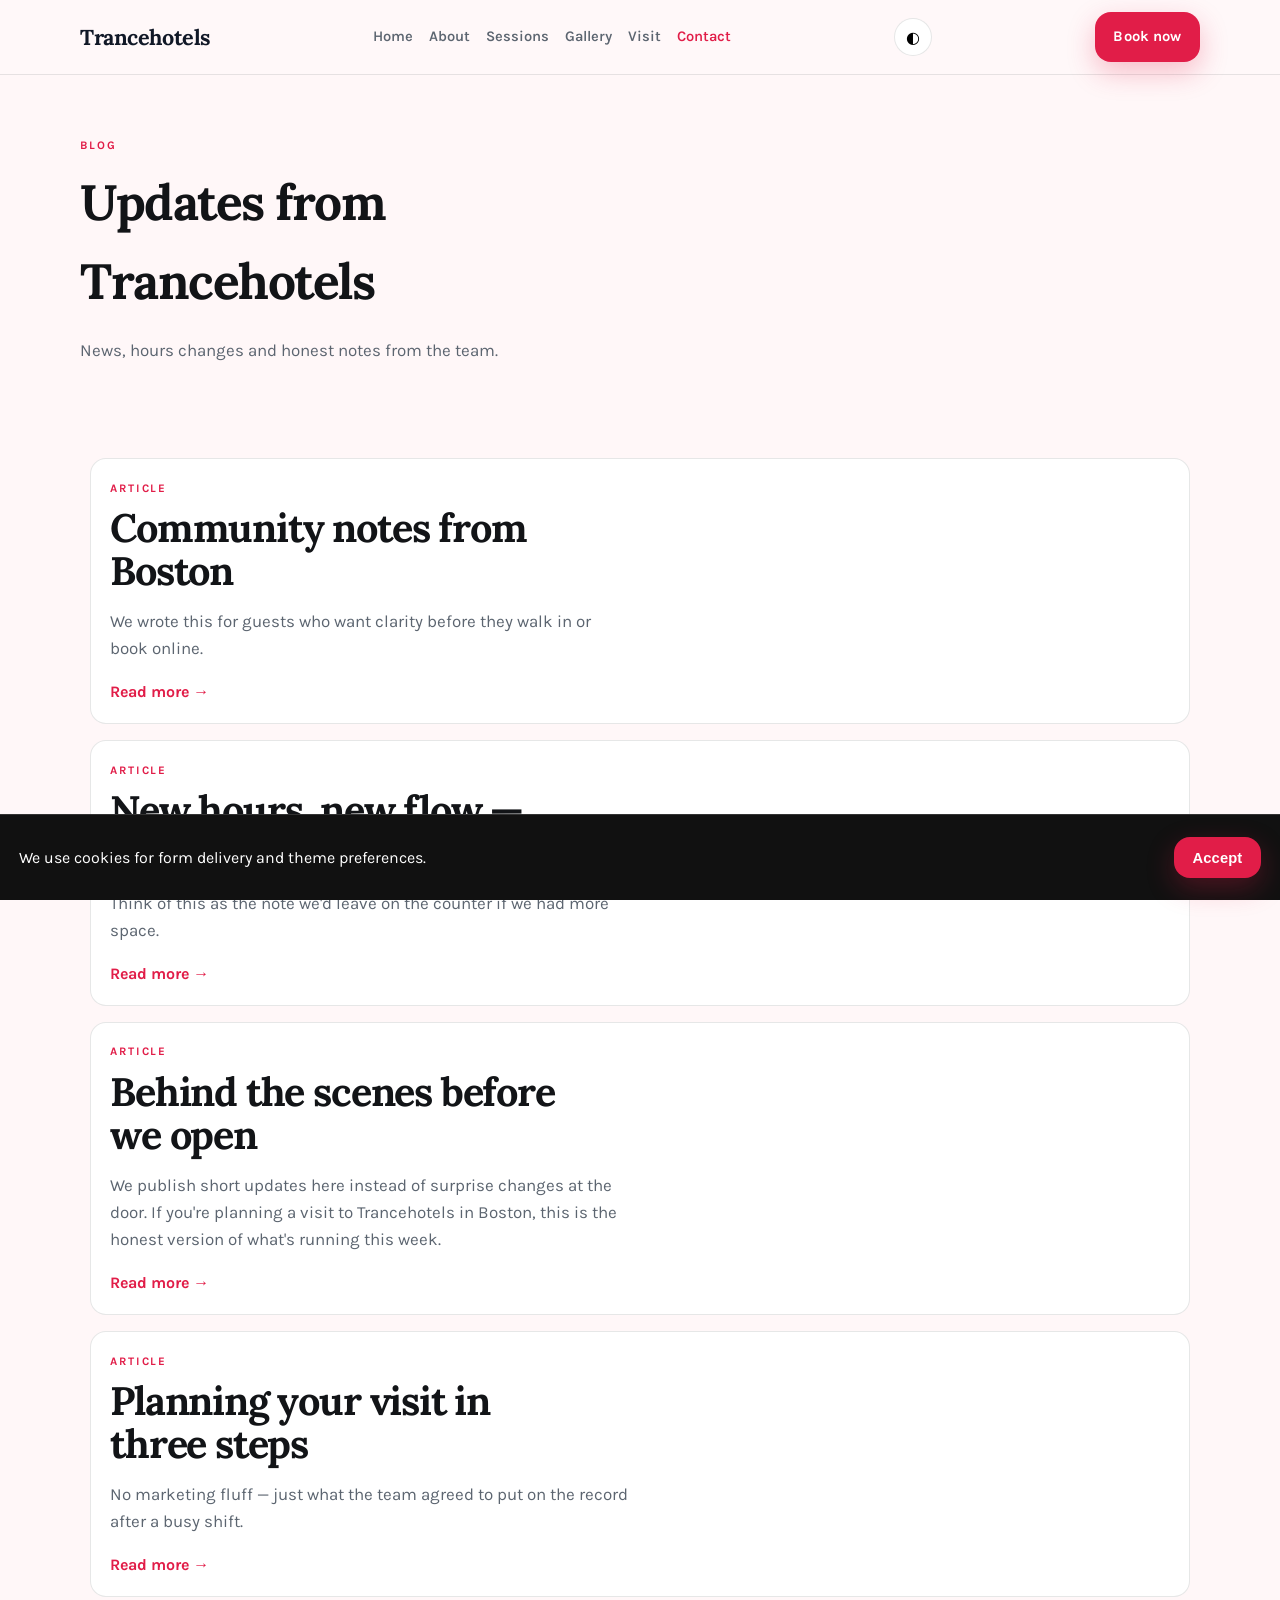
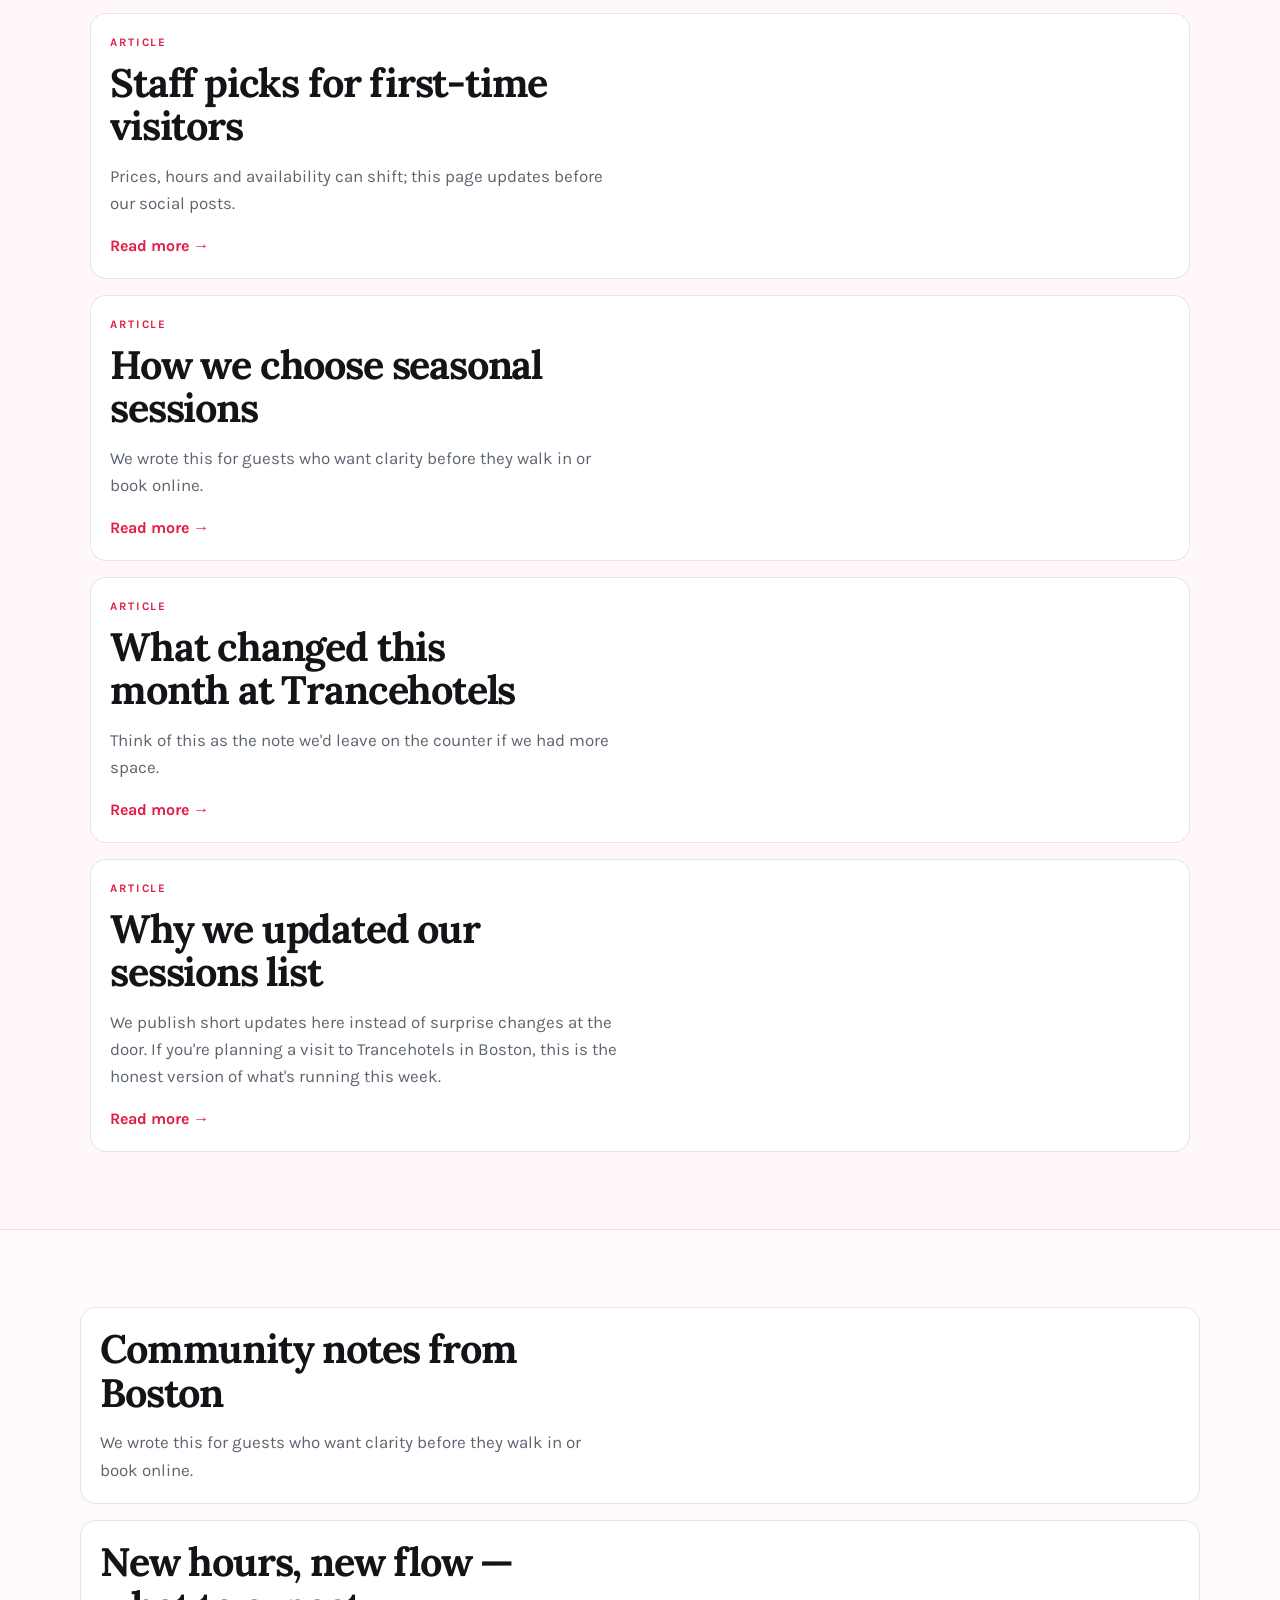
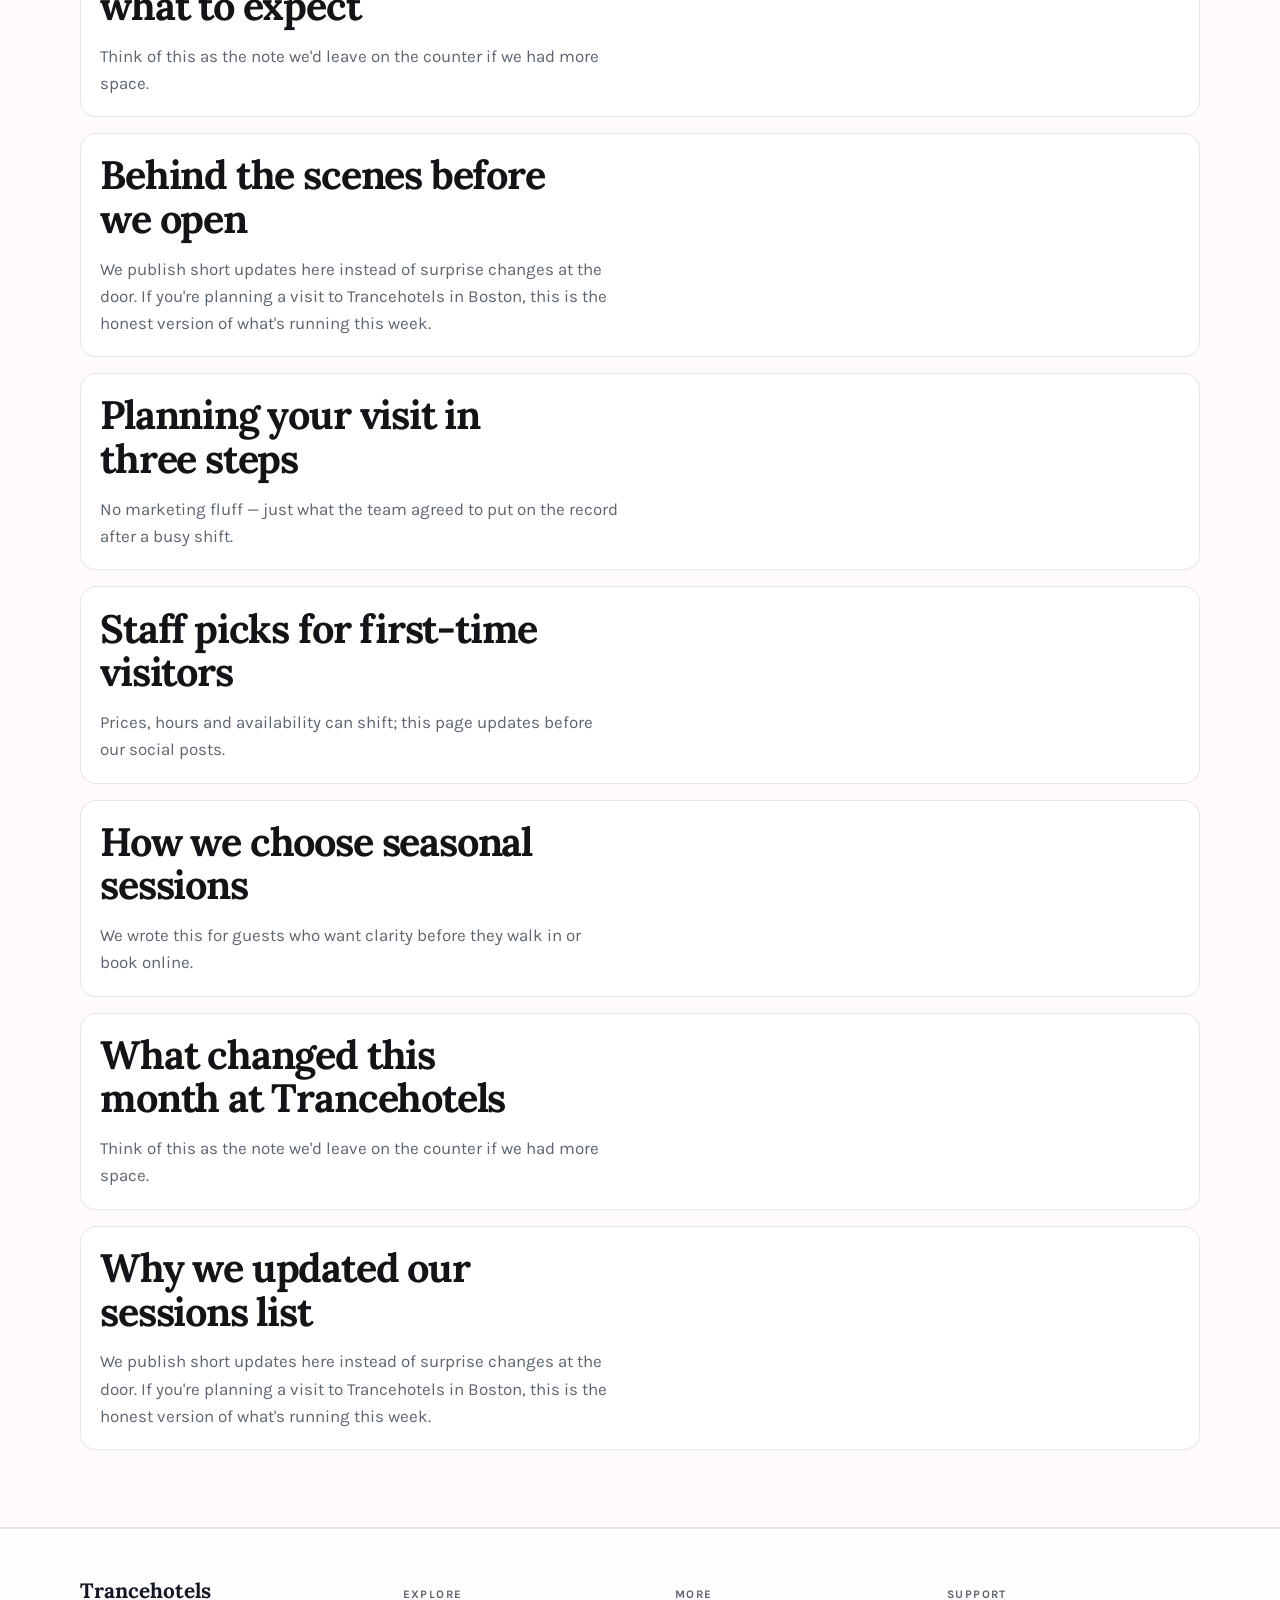
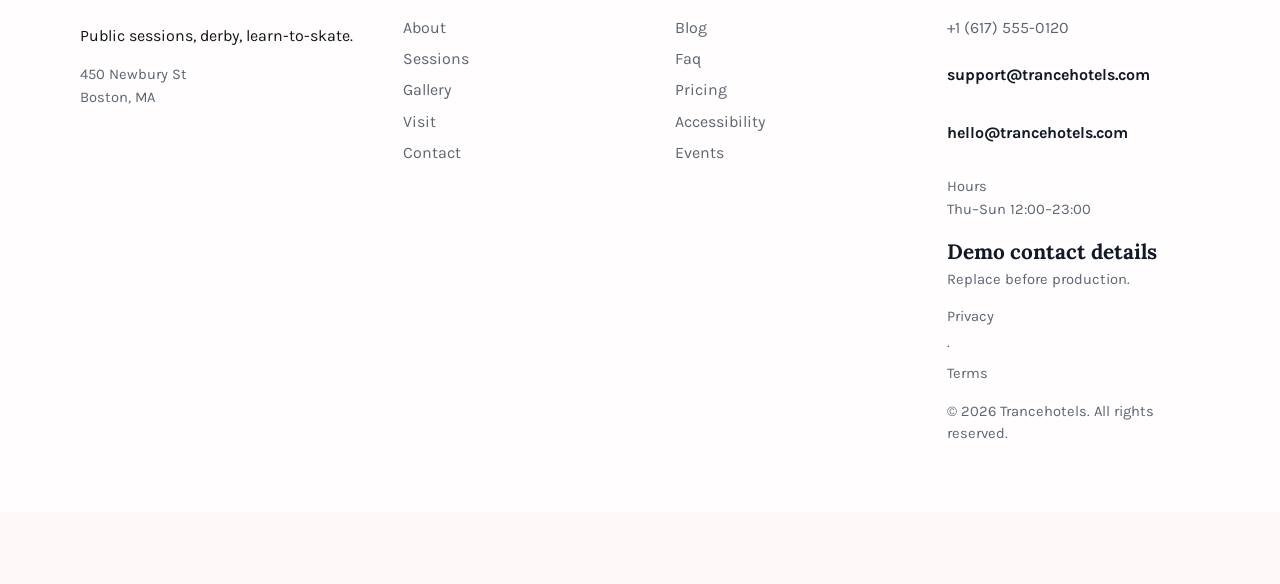
<file: blog.html>
<!DOCTYPE html>
<html lang="en">
<head>
  <meta charset="UTF-8" />
  <meta name="viewport" content="width=device-width, initial-scale=1" />
  <title>Blog | Trancehotels</title>
  <meta name="description" content="News from Trancehotels" />
  <meta property="og:title" content="Blog | Trancehotels" />
  <meta property="og:description" content="News from Trancehotels" />
  <meta property="og:type" content="website" />
  <meta name="twitter:card" content="summary_large_image" />
  <meta name="twitter:title" content="Blog | Trancehotels" />
  <meta name="twitter:description" content="News from Trancehotels" />
  <meta property="og:image" content="assets/img-1.jpg" />
  <meta name="twitter:image" content="assets/img-1.jpg" />
  <meta property="og:url" content="https://trancehotels.github.io" />
  <script type="application/ld+json">{"@context": "https://schema.org", "@type": "LocalBusiness", "name": "Trancehotels", "description": "Public sessions, derby, learn-to-skate.", "url": "https://trancehotels.github.io", "image": "assets/img-1.jpg"}</script>
<script type="application/ld+json">{"@context": "https://schema.org", "@type": "FAQPage", "mainEntity": [{"@type": "Question", "name": "Where are you?", "acceptedAnswer": {"@type": "Answer", "text": "450 Newbury St, Boston, MA. See the map on Visit."}}, {"@type": "Question", "name": "How do I reach support?", "acceptedAnswer": {"@type": "Answer", "text": "Use the Contact form or email support@trancehotels.com. We reply during open hours."}}, {"@type": "Question", "name": "How do I book?", "acceptedAnswer": {"@type": "Answer", "text": "Send a message on Contact, email bookings@trancehotels.com, or call +1 (617) 555-0120."}}, {"@type": "Question", "name": "Are prices current?", "acceptedAnswer": {"@type": "Answer", "text": "Listed prices are current and may shift with seasons — we update this site when they do."}}, {"@type": "Question", "name": "Do you take groups?", "acceptedAnswer": {"@type": "Answer", "text": "Yes for many bookings — tell us the size and date and we'll confirm what Trancehotels can host."}}, {"@type": "Question", "name": "What should I bring?", "acceptedAnswer": {"@type": "Answer", "text": "Just yourself (and any notes on allergies, sizes, or preferences). We'll handle the rest."}}, {"@type": "Question", "name": "Do you offer gift cards?", "acceptedAnswer": {"@type": "Answer", "text": "Yes — see our Gift Cards page for digital and in-store options."}}, {"@type": "Question", "name": "Can I book for someone else?", "acceptedAnswer": {"@type": "Answer", "text": "Yes — include their name and preferences in the contact form."}}, {"@type": "Question", "name": "Is parking available?", "acceptedAnswer": {"@type": "Answer", "text": "See Locations for the branch closest to you in Boston."}}, {"@type": "Question", "name": "Do you take walk-ins at Trancehotels?", "acceptedAnswer": {"@type": "Answer", "text": "Yes when capacity allows — check Visit for peak hours."}}, {"@type": "Question", "name": "Do you host private events?", "acceptedAnswer": {"@type": "Answer", "text": "Contact us with date, headcount and sessions preferences."}}, {"@type": "Question", "name": "Where can I read updates?", "acceptedAnswer": {"@type": "Answer", "text": "Blog and Journal pages publish changes before social media."}}, {"@type": "Question", "name": "How do I join the team?", "acceptedAnswer": {"@type": "Answer", "text": "Open roles are listed on Careers — we reply to every application."}}, {"@type": "Question", "name": "Is the space accessible?", "acceptedAnswer": {"@type": "Answer", "text": "See our Accessibility page for entrance, seating and restroom notes."}}]}</script>
<script type="application/ld+json">{"@context": "https://schema.org", "@type": "WebSite", "name": "Trancehotels", "url": "https://trancehotels.github.io", "description": "Public sessions, derby, learn-to-skate."}</script>
  <link rel="alternate" hreflang="en" href="index.html" />
  <link rel="alternate" hreflang="x-default" href="index.html" />
  <meta name="theme-color" content="#111111" />
  <link rel="preconnect" href="https://fonts.googleapis.com" />
  <link rel="preconnect" href="https://fonts.gstatic.com" crossorigin />
  <link href="https://fonts.googleapis.com/css2?family=Karla:wght@400;500;600;700&family=Lora:wght@600;700&display=swap" rel="stylesheet" />
  <link rel="stylesheet" href="styles.css" />
  <link rel="icon" href="favicon.svg" type="image/svg+xml" />
</head>
<body>

  <header class="top">
    <div class="shell bar">
      <a class="logo" href="index.html">Trancehotels</a>
      <button class="nav-toggle" type="button" aria-label="Open menu" data-nav-toggle>
        <span></span><span></span><span></span>
      </button>
      <nav data-nav><a href="index.html">Home</a><a href="about.html">About</a><a href="offerings.html">Sessions</a><a href="gallery.html">Gallery</a><a href="visit.html">Visit</a><a href="contact.html" class="on">Contact</a></nav>
      <button type="button" class="theme-toggle" data-theme-toggle aria-label="Toggle dark mode">◐</button>
      <a class="cta" href="contact.html" data-open-book>Book now</a>
    </div>
  </header>  <main class="page">
    <section class="page-hero"><div class="shell">
      <p class="eyebrow">Blog</p>
      <h1>Updates from Trancehotels</h1>
      <p class="lead">News, hours changes and honest notes from the team.</p>
    </div></section>
    <section class="block"><div class="shell journal-stack"><article class="journal-entry reveal">
      <p class="eyebrow">Article</p>
      <h2><a href="#post-0">Community notes from Boston</a></h2>
      <p class="lead">We wrote this for guests who want clarity before they walk in or book online.</p>
      <a class="textlink" href="#post-0">Read more →</a>
    </article><article class="journal-entry reveal">
      <p class="eyebrow">Article</p>
      <h2><a href="#post-1">New hours, new flow — what to expect</a></h2>
      <p class="lead">Think of this as the note we&#x27;d leave on the counter if we had more space.</p>
      <a class="textlink" href="#post-1">Read more →</a>
    </article><article class="journal-entry reveal">
      <p class="eyebrow">Article</p>
      <h2><a href="#post-2">Behind the scenes before we open</a></h2>
      <p class="lead">We publish short updates here instead of surprise changes at the door. If you&#x27;re planning a visit to Trancehotels in Boston, this is the honest version of what&#x27;s running this week.</p>
      <a class="textlink" href="#post-2">Read more →</a>
    </article><article class="journal-entry reveal">
      <p class="eyebrow">Article</p>
      <h2><a href="#post-3">Planning your visit in three steps</a></h2>
      <p class="lead">No marketing fluff — just what the team agreed to put on the record after a busy shift.</p>
      <a class="textlink" href="#post-3">Read more →</a>
    </article><article class="journal-entry reveal">
      <p class="eyebrow">Article</p>
      <h2><a href="#post-4">Staff picks for first-time visitors</a></h2>
      <p class="lead">Prices, hours and availability can shift; this page updates before our social posts.</p>
      <a class="textlink" href="#post-4">Read more →</a>
    </article><article class="journal-entry reveal">
      <p class="eyebrow">Article</p>
      <h2><a href="#post-5">How we choose seasonal sessions</a></h2>
      <p class="lead">We wrote this for guests who want clarity before they walk in or book online.</p>
      <a class="textlink" href="#post-5">Read more →</a>
    </article><article class="journal-entry reveal">
      <p class="eyebrow">Article</p>
      <h2><a href="#post-6">What changed this month at Trancehotels</a></h2>
      <p class="lead">Think of this as the note we&#x27;d leave on the counter if we had more space.</p>
      <a class="textlink" href="#post-6">Read more →</a>
    </article><article class="journal-entry reveal">
      <p class="eyebrow">Article</p>
      <h2><a href="#post-7">Why we updated our sessions list</a></h2>
      <p class="lead">We publish short updates here instead of surprise changes at the door. If you&#x27;re planning a visit to Trancehotels in Boston, this is the honest version of what&#x27;s running this week.</p>
      <a class="textlink" href="#post-7">Read more →</a>
    </article></div></section>
    <section class="block tint"><div class="shell journal-stack"><article id="post-0" class="journal-entry reveal">
      <h2>Community notes from Boston</h2>
      <p class="lead">We wrote this for guests who want clarity before they walk in or book online.</p>
    </article><article id="post-1" class="journal-entry reveal">
      <h2>New hours, new flow — what to expect</h2>
      <p class="lead">Think of this as the note we&#x27;d leave on the counter if we had more space.</p>
    </article><article id="post-2" class="journal-entry reveal">
      <h2>Behind the scenes before we open</h2>
      <p class="lead">We publish short updates here instead of surprise changes at the door. If you&#x27;re planning a visit to Trancehotels in Boston, this is the honest version of what&#x27;s running this week.</p>
    </article><article id="post-3" class="journal-entry reveal">
      <h2>Planning your visit in three steps</h2>
      <p class="lead">No marketing fluff — just what the team agreed to put on the record after a busy shift.</p>
    </article><article id="post-4" class="journal-entry reveal">
      <h2>Staff picks for first-time visitors</h2>
      <p class="lead">Prices, hours and availability can shift; this page updates before our social posts.</p>
    </article><article id="post-5" class="journal-entry reveal">
      <h2>How we choose seasonal sessions</h2>
      <p class="lead">We wrote this for guests who want clarity before they walk in or book online.</p>
    </article><article id="post-6" class="journal-entry reveal">
      <h2>What changed this month at Trancehotels</h2>
      <p class="lead">Think of this as the note we&#x27;d leave on the counter if we had more space.</p>
    </article><article id="post-7" class="journal-entry reveal">
      <h2>Why we updated our sessions list</h2>
      <p class="lead">We publish short updates here instead of surprise changes at the door. If you&#x27;re planning a visit to Trancehotels in Boston, this is the honest version of what&#x27;s running this week.</p>
    </article></div></section>
  </main>
  <footer class="foot">
    <div class="shell foot-grid">
      <div>
        <strong>Trancehotels</strong>
        <p>Public sessions, derby, learn-to-skate.</p>
        <p class="foot-meta">450 Newbury St<br/>Boston, MA</p>
      </div>
      <div>
        <p class="fh">Explore</p>
        <a href="about.html">About</a><a href="offerings.html">Sessions</a><a href="gallery.html">Gallery</a><a href="visit.html">Visit</a><a href="contact.html">Contact</a>
      </div>
      <div>
        <p class="fh">More</p>
        <a href="blog.html">Blog</a><a href="faq.html">Faq</a><a href="pricing.html">Pricing</a><a href="accessibility.html">Accessibility</a><a href="events.html">Events</a>
      </div>
      <div>
        <p class="fh">Support</p>
        <a href="tel:+16175550120">+1 (617) 555-0120</a>
        <p class="mail-plain">support@trancehotels.com</p>
        <p class="mail-plain">hello@trancehotels.com</p>
        <p class="foot-meta">Hours<br/>Thu–Sun 12:00–23:00</p>
        <p class="foot-meta"><strong>Demo contact details</strong><br/>Replace before production.</p>
        <p class="foot-meta"><a href="privacy.html">Privacy</a> · <a href="terms.html">Terms</a></p>
        <p class="foot-meta">© 2026 Trancehotels. All rights reserved.</p>
      </div>
    </div>
  </footer>
  <div class="cookie-bar" data-cookie-bar hidden>
    <p>We use cookies for form delivery and theme preferences.</p>
    <button type="button" class="btn solid" data-cookie-accept>Accept</button>
  </div>
  <div class="mobile-cta">
    <a href="tel:+16175550120">Call</a>
    <button type="button" data-open-book>Book</button>
    <a href="visit.html">Map</a>
  </div>
  <div class="toast" data-toast hidden></div>

  <div class="modal" data-book-modal hidden>
    <div class="modal-card">
      <button class="modal-close" type="button" data-close-book aria-label="Close">×</button>
      <p class="eyebrow">Quick request</p>
      <h3>Contact Trancehotels</h3>
      <p class="lead">Send the essentials and we will reply by email.</p>
      <form class="contact-form compact" data-quick-book data-support="support@trancehotels.com">
        <label>Name<input name="name" required placeholder="Your name" /></label>
        <label>Email<input type="email" name="email" required placeholder="you@email.com" /></label>
        <label>Timing<input name="when" required placeholder="Preferred date or timeline" /></label>
        <label>Notes<textarea name="message" rows="3" placeholder="Project, product, service or other details…"></textarea></label>
        <button class="btn solid" type="submit">Book</button>
      </form>
    </div>
  </div>

  <div class="lightbox" data-lightbox hidden>
    <button class="modal-close" type="button" data-lightbox-close aria-label="Close">×</button>
    <img data-lightbox-img alt="" />
    <div class="lightbox-nav">
      <button type="button" data-lightbox-prev>‹</button>
      <button type="button" data-lightbox-next>›</button>
    </div>
  </div>
  <script src="site.js"></script>
</body></html>
</file>
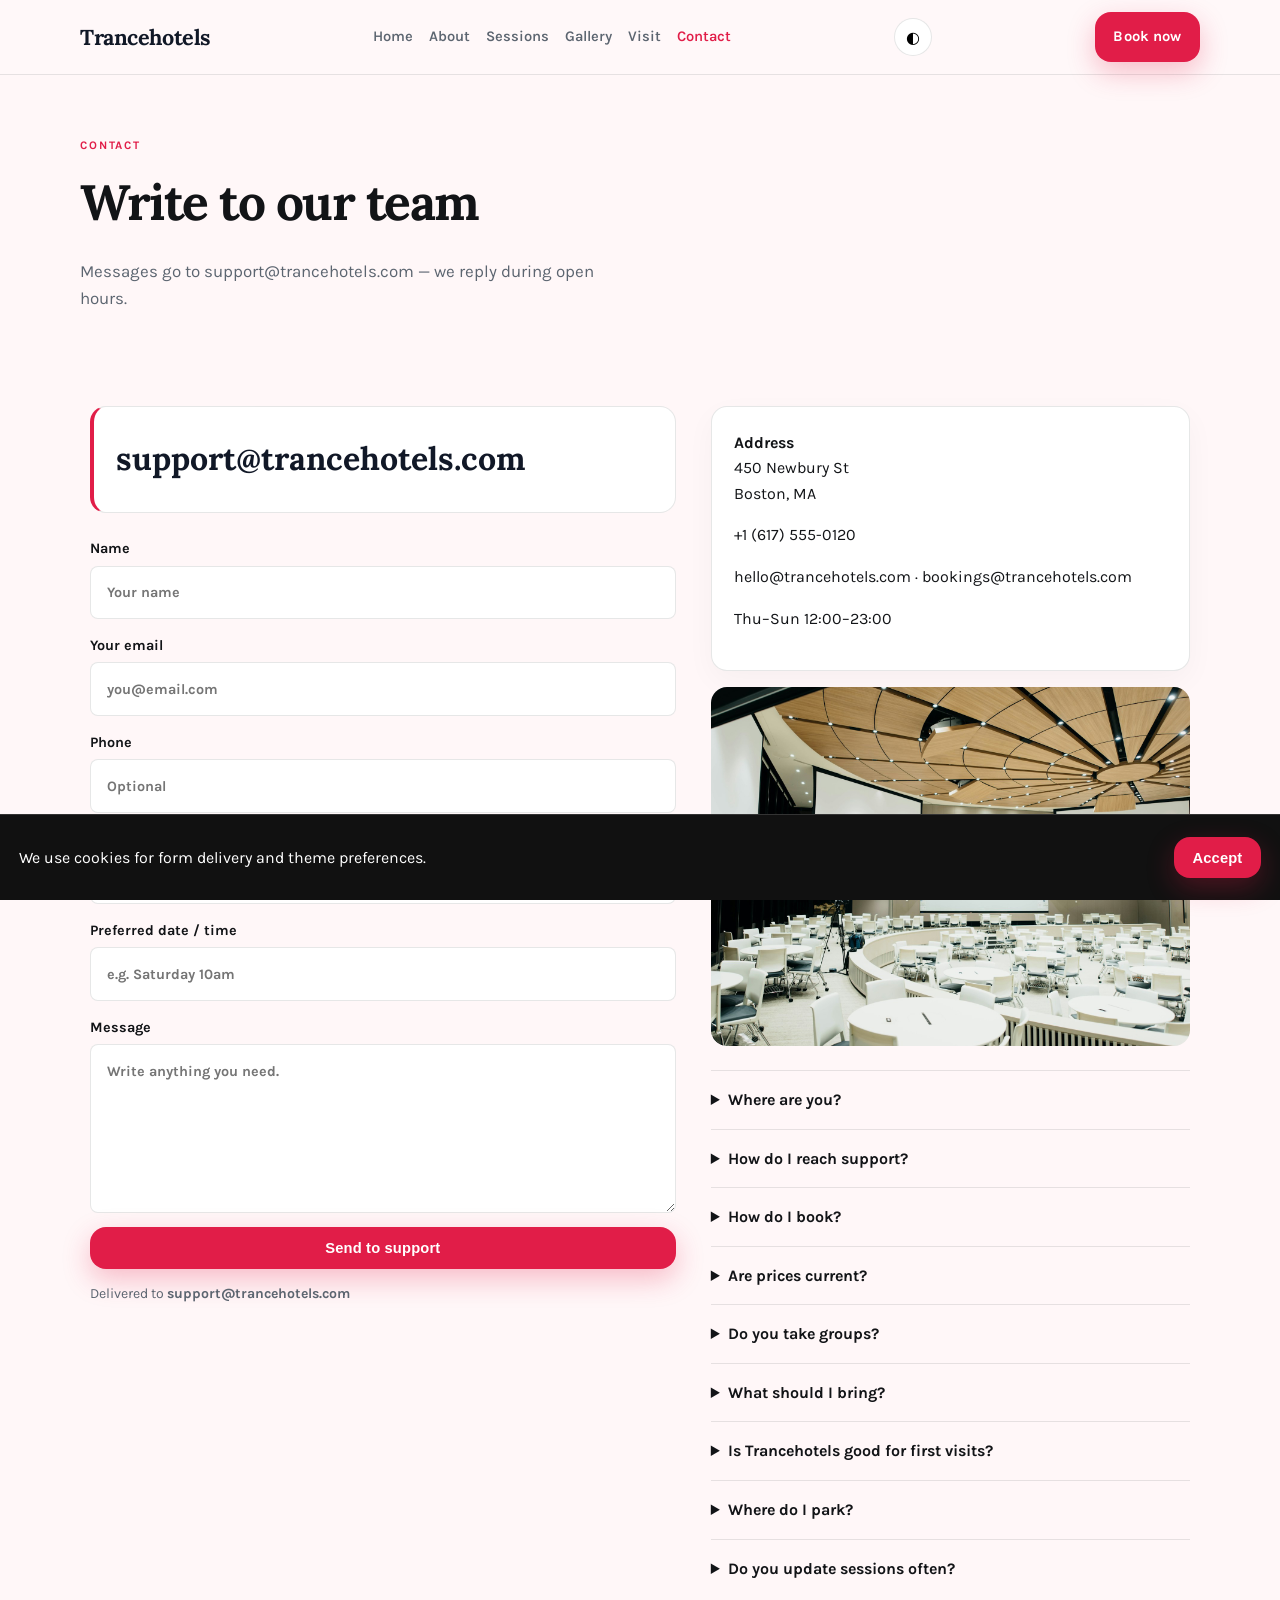
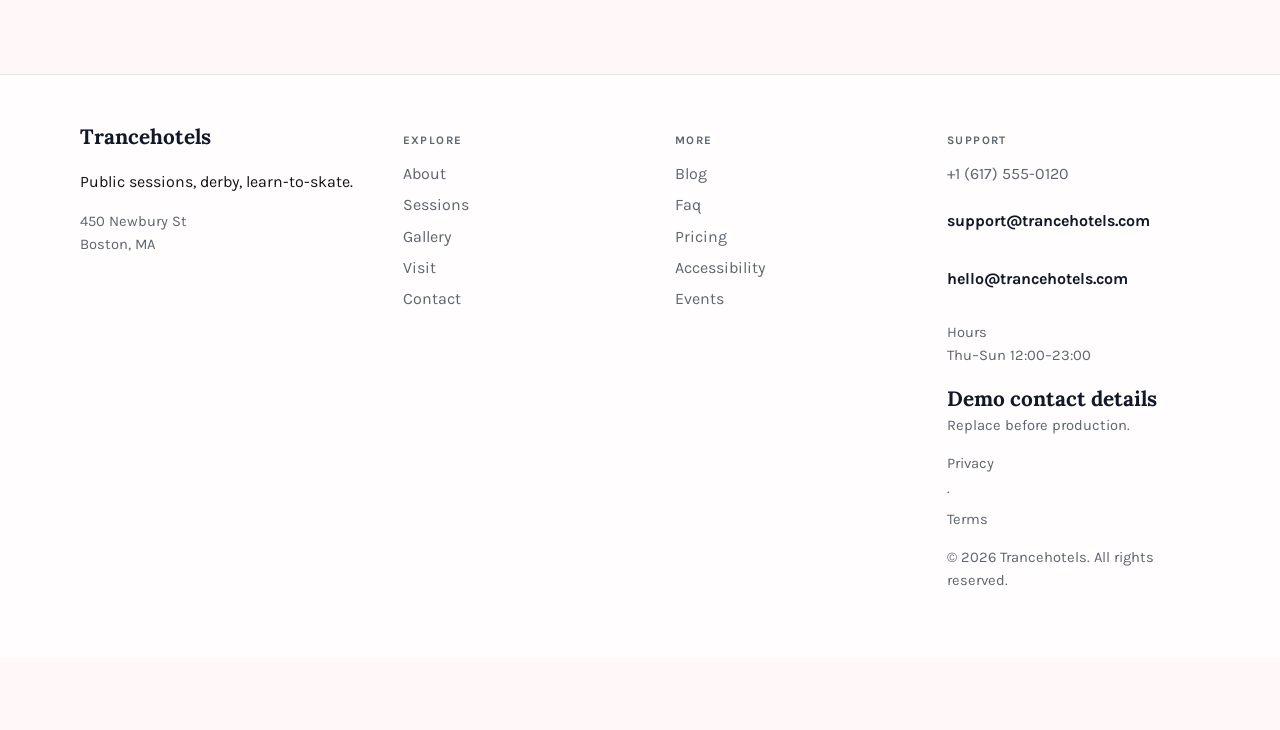
<file: contact.html>
<!DOCTYPE html>
<html lang="en">
<head>
  <meta charset="UTF-8" />
  <meta name="viewport" content="width=device-width, initial-scale=1" />
  <title>Contact | Trancehotels</title>
  <meta name="description" content="Contact Trancehotels" />
  <meta property="og:title" content="Contact | Trancehotels" />
  <meta property="og:description" content="Contact Trancehotels" />
  <meta property="og:type" content="website" />
  <meta name="twitter:card" content="summary_large_image" />
  <meta name="twitter:title" content="Contact | Trancehotels" />
  <meta name="twitter:description" content="Contact Trancehotels" />
  <meta property="og:image" content="assets/img-1.jpg" />
  <meta name="twitter:image" content="assets/img-1.jpg" />
  <meta property="og:url" content="https://trancehotels.github.io" />
  <script type="application/ld+json">{"@context": "https://schema.org", "@type": "LocalBusiness", "name": "Trancehotels", "description": "Public sessions, derby, learn-to-skate.", "url": "https://trancehotels.github.io", "image": "assets/img-1.jpg"}</script>
<script type="application/ld+json">{"@context": "https://schema.org", "@type": "FAQPage", "mainEntity": [{"@type": "Question", "name": "Where are you?", "acceptedAnswer": {"@type": "Answer", "text": "450 Newbury St, Boston, MA. See the map on Visit."}}, {"@type": "Question", "name": "How do I reach support?", "acceptedAnswer": {"@type": "Answer", "text": "Use the Contact form or email support@trancehotels.com. We reply during open hours."}}, {"@type": "Question", "name": "How do I book?", "acceptedAnswer": {"@type": "Answer", "text": "Send a message on Contact, email bookings@trancehotels.com, or call +1 (617) 555-0120."}}, {"@type": "Question", "name": "Are prices current?", "acceptedAnswer": {"@type": "Answer", "text": "Listed prices are current and may shift with seasons — we update this site when they do."}}, {"@type": "Question", "name": "Do you take groups?", "acceptedAnswer": {"@type": "Answer", "text": "Yes for many bookings — tell us the size and date and we'll confirm what Trancehotels can host."}}, {"@type": "Question", "name": "What should I bring?", "acceptedAnswer": {"@type": "Answer", "text": "Just yourself (and any notes on allergies, sizes, or preferences). We'll handle the rest."}}, {"@type": "Question", "name": "Do you offer gift cards?", "acceptedAnswer": {"@type": "Answer", "text": "Yes — see our Gift Cards page for digital and in-store options."}}, {"@type": "Question", "name": "Can I book for someone else?", "acceptedAnswer": {"@type": "Answer", "text": "Yes — include their name and preferences in the contact form."}}, {"@type": "Question", "name": "Is parking available?", "acceptedAnswer": {"@type": "Answer", "text": "See Locations for the branch closest to you in Boston."}}, {"@type": "Question", "name": "Do you take walk-ins at Trancehotels?", "acceptedAnswer": {"@type": "Answer", "text": "Yes when capacity allows — check Visit for peak hours."}}, {"@type": "Question", "name": "Do you host private events?", "acceptedAnswer": {"@type": "Answer", "text": "Contact us with date, headcount and sessions preferences."}}, {"@type": "Question", "name": "Where can I read updates?", "acceptedAnswer": {"@type": "Answer", "text": "Blog and Journal pages publish changes before social media."}}, {"@type": "Question", "name": "How do I join the team?", "acceptedAnswer": {"@type": "Answer", "text": "Open roles are listed on Careers — we reply to every application."}}, {"@type": "Question", "name": "Is the space accessible?", "acceptedAnswer": {"@type": "Answer", "text": "See our Accessibility page for entrance, seating and restroom notes."}}]}</script>
<script type="application/ld+json">{"@context": "https://schema.org", "@type": "WebSite", "name": "Trancehotels", "url": "https://trancehotels.github.io", "description": "Public sessions, derby, learn-to-skate."}</script>
  <link rel="alternate" hreflang="en" href="index.html" />
  <link rel="alternate" hreflang="x-default" href="index.html" />
  <meta name="theme-color" content="#111111" />
  <link rel="preconnect" href="https://fonts.googleapis.com" />
  <link rel="preconnect" href="https://fonts.gstatic.com" crossorigin />
  <link href="https://fonts.googleapis.com/css2?family=Karla:wght@400;500;600;700&family=Lora:wght@600;700&display=swap" rel="stylesheet" />
  <link rel="stylesheet" href="styles.css" />
  <link rel="icon" href="favicon.svg" type="image/svg+xml" />
</head>
<body>

  <header class="top">
    <div class="shell bar">
      <a class="logo" href="index.html">Trancehotels</a>
      <button class="nav-toggle" type="button" aria-label="Open menu" data-nav-toggle>
        <span></span><span></span><span></span>
      </button>
      <nav data-nav><a href="index.html">Home</a><a href="about.html">About</a><a href="offerings.html">Sessions</a><a href="gallery.html">Gallery</a><a href="visit.html">Visit</a><a href="contact.html" class="on">Contact</a></nav>
      <button type="button" class="theme-toggle" data-theme-toggle aria-label="Toggle dark mode">◐</button>
      <a class="cta" href="contact.html" data-open-book>Book now</a>
    </div>
  </header>  <main class="page">
    <section class="page-hero"><div class="shell">
      <p class="eyebrow">Contact</p><h1>Write to our team</h1>
      <p class="lead">Messages go to support@trancehotels.com — we reply during open hours.</p>
    </div></section>
    <section class="block"><div class="shell contact-grid">
      <div><div class="support-banner"><p class="support-mail">support@trancehotels.com</p></div><form class="contact-form" data-contact data-support="support@trancehotels.com">
          <label>Name<input name="name" required placeholder="Your name" autocomplete="name" /></label>
          <label>Your email<input type="email" name="email" required placeholder="you@email.com" autocomplete="email" /></label>
          <label>Phone<input type="tel" name="phone" placeholder="Optional" autocomplete="tel" /></label>
          <label>Topic<select name="topic" required>
              <option value="Booking">Booking / reservation</option>
              <option value="Support">Support / question</option>
              <option value="Group">Group or event</option>
              <option value="Other">Something else</option>
            </select></label>
          <label>Preferred date / time<input name="when" placeholder="e.g. Saturday 10am" /></label>
          <label>Message<textarea name="message" rows="6" required placeholder="Write anything you need."></textarea></label>
          <button class="btn solid" type="submit">Send to support</button>
          <p class="form-note">Delivered to <strong>support@trancehotels.com</strong></p>
        </form>
      <div class="form-success" data-success hidden><h3>Message received</h3><button type="button" class="btn quiet" data-again>Send another</button></div></div>
      <div><div class="card stack-card">
      <p><strong>Address</strong><br/>450 Newbury St<br/>Boston, MA</p>
      <p><a href="tel:+16175550120">+1 (617) 555-0120</a></p>
      <p>hello@trancehotels.com · bookings@trancehotels.com</p><p>Thu–Sun 12:00–23:00</p></div>
      <img class="solo" src="assets/img-7.jpg" alt="contact" style="margin-top:1rem" />
      <div class="faq" style="margin-top:1.5rem"><details><summary>Where are you?</summary><p>450 Newbury St, Boston, MA. See the map on Visit.</p></details>
<details><summary>How do I reach support?</summary><p>Use the Contact form or email support@trancehotels.com. We reply during open hours.</p></details>
<details><summary>How do I book?</summary><p>Send a message on Contact, email bookings@trancehotels.com, or call +1 (617) 555-0120.</p></details>
<details><summary>Are prices current?</summary><p>Listed prices are current and may shift with seasons — we update this site when they do.</p></details>
<details><summary>Do you take groups?</summary><p>Yes for many bookings — tell us the size and date and we'll confirm what Trancehotels can host.</p></details>
<details><summary>What should I bring?</summary><p>Just yourself (and any notes on allergies, sizes, or preferences). We'll handle the rest.</p></details>
<details><summary>Is Trancehotels good for first visits?</summary><p>Absolutely — tell us it's your first time and we'll recommend a starting point.</p></details>
<details><summary>Where do I park?</summary><p>See the Visit page for address and map links around Boston.</p></details>
<details><summary>Do you update sessions often?</summary><p>Yes — seasonal shifts are posted here first.</p></details></div></div>
    </div></section>
  </main>
  <footer class="foot">
    <div class="shell foot-grid">
      <div>
        <strong>Trancehotels</strong>
        <p>Public sessions, derby, learn-to-skate.</p>
        <p class="foot-meta">450 Newbury St<br/>Boston, MA</p>
      </div>
      <div>
        <p class="fh">Explore</p>
        <a href="about.html">About</a><a href="offerings.html">Sessions</a><a href="gallery.html">Gallery</a><a href="visit.html">Visit</a><a href="contact.html">Contact</a>
      </div>
      <div>
        <p class="fh">More</p>
        <a href="blog.html">Blog</a><a href="faq.html">Faq</a><a href="pricing.html">Pricing</a><a href="accessibility.html">Accessibility</a><a href="events.html">Events</a>
      </div>
      <div>
        <p class="fh">Support</p>
        <a href="tel:+16175550120">+1 (617) 555-0120</a>
        <p class="mail-plain">support@trancehotels.com</p>
        <p class="mail-plain">hello@trancehotels.com</p>
        <p class="foot-meta">Hours<br/>Thu–Sun 12:00–23:00</p>
        <p class="foot-meta"><strong>Demo contact details</strong><br/>Replace before production.</p>
        <p class="foot-meta"><a href="privacy.html">Privacy</a> · <a href="terms.html">Terms</a></p>
        <p class="foot-meta">© 2026 Trancehotels. All rights reserved.</p>
      </div>
    </div>
  </footer>
  <div class="cookie-bar" data-cookie-bar hidden>
    <p>We use cookies for form delivery and theme preferences.</p>
    <button type="button" class="btn solid" data-cookie-accept>Accept</button>
  </div>
  <div class="mobile-cta">
    <a href="tel:+16175550120">Call</a>
    <button type="button" data-open-book>Book</button>
    <a href="visit.html">Map</a>
  </div>
  <div class="toast" data-toast hidden></div>

  <div class="modal" data-book-modal hidden>
    <div class="modal-card">
      <button class="modal-close" type="button" data-close-book aria-label="Close">×</button>
      <p class="eyebrow">Quick request</p>
      <h3>Contact Trancehotels</h3>
      <p class="lead">Send the essentials and we will reply by email.</p>
      <form class="contact-form compact" data-quick-book data-support="support@trancehotels.com">
        <label>Name<input name="name" required placeholder="Your name" /></label>
        <label>Email<input type="email" name="email" required placeholder="you@email.com" /></label>
        <label>Timing<input name="when" required placeholder="Preferred date or timeline" /></label>
        <label>Notes<textarea name="message" rows="3" placeholder="Project, product, service or other details…"></textarea></label>
        <button class="btn solid" type="submit">Book</button>
      </form>
    </div>
  </div>

  <div class="lightbox" data-lightbox hidden>
    <button class="modal-close" type="button" data-lightbox-close aria-label="Close">×</button>
    <img data-lightbox-img alt="" />
    <div class="lightbox-nav">
      <button type="button" data-lightbox-prev>‹</button>
      <button type="button" data-lightbox-next>›</button>
    </div>
  </div>
  <script src="site.js"></script>
</body></html>
</file>
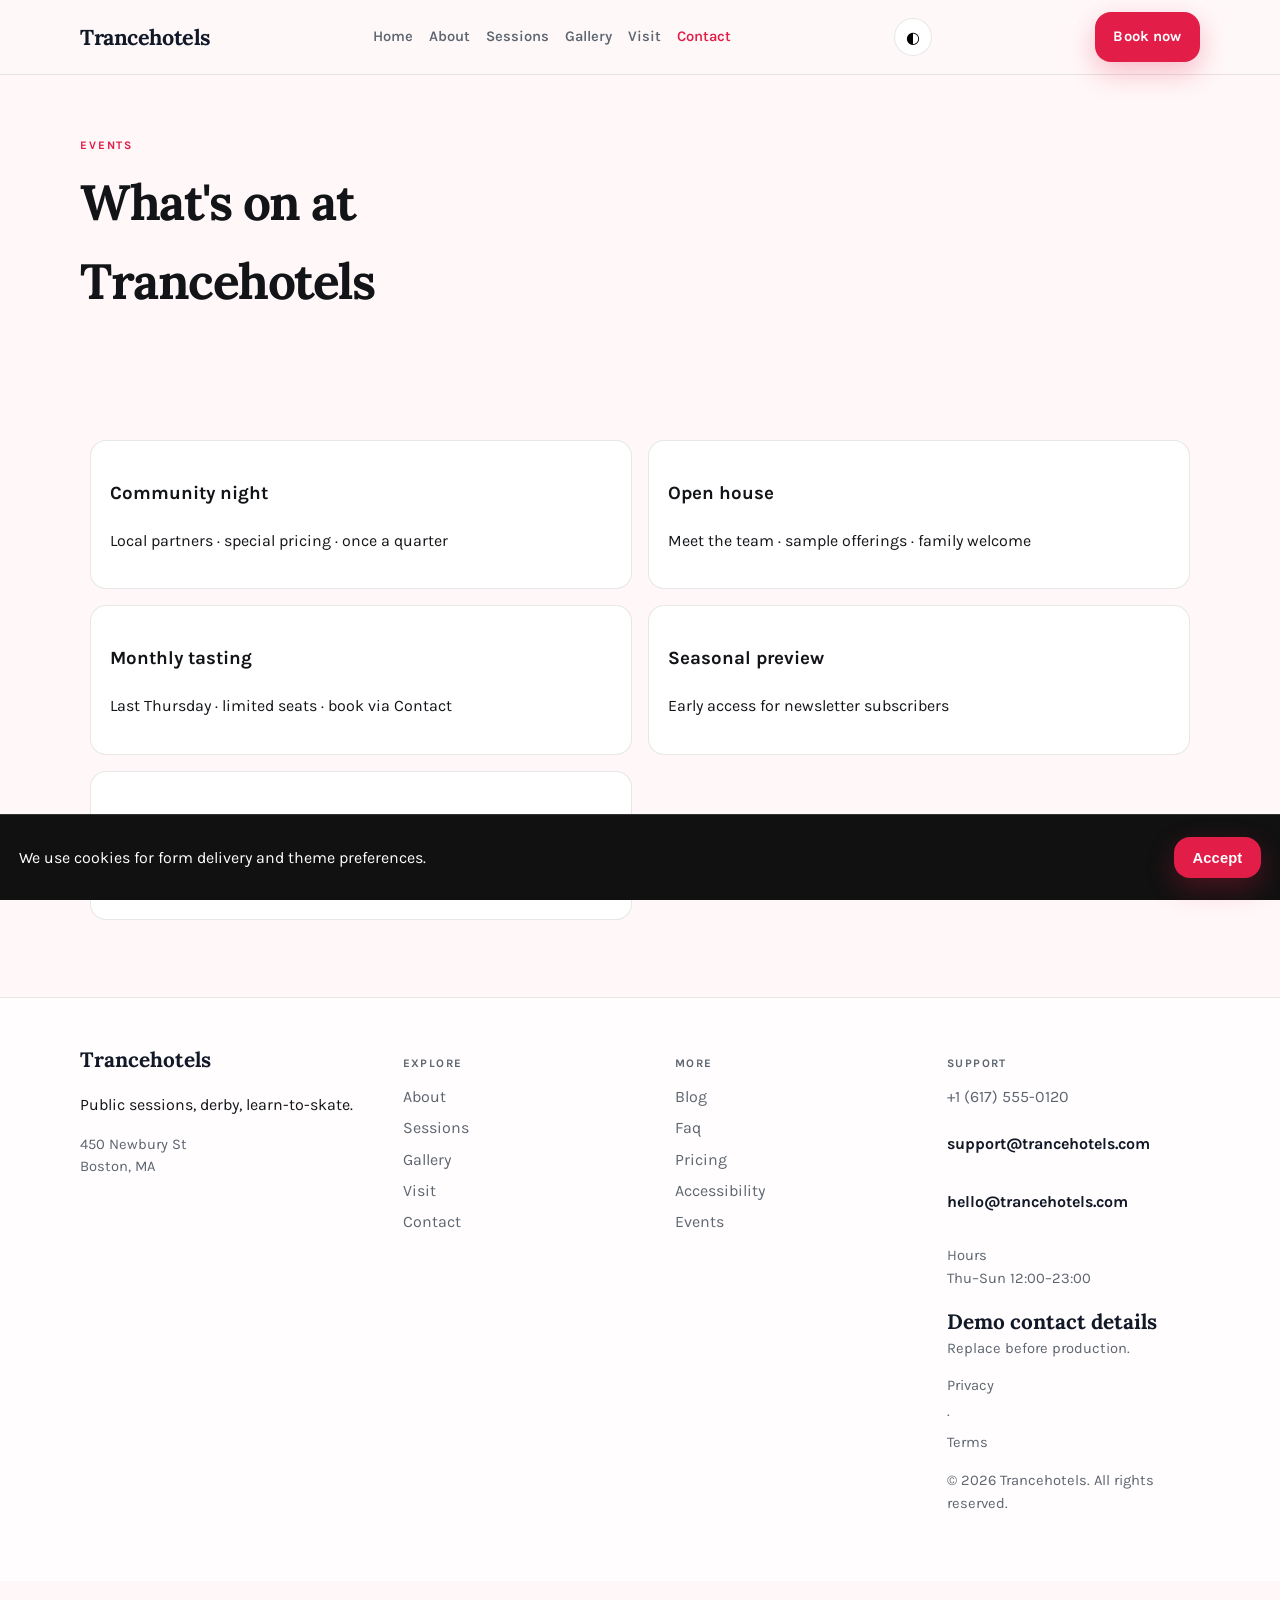
<file: events.html>
<!DOCTYPE html>
<html lang="en">
<head>
  <meta charset="UTF-8" />
  <meta name="viewport" content="width=device-width, initial-scale=1" />
  <title>Events | Trancehotels</title>
  <meta name="description" content="Upcoming events" />
  <meta property="og:title" content="Events | Trancehotels" />
  <meta property="og:description" content="Upcoming events" />
  <meta property="og:type" content="website" />
  <meta name="twitter:card" content="summary_large_image" />
  <meta name="twitter:title" content="Events | Trancehotels" />
  <meta name="twitter:description" content="Upcoming events" />
  <meta property="og:image" content="assets/img-1.jpg" />
  <meta name="twitter:image" content="assets/img-1.jpg" />
  <meta property="og:url" content="https://trancehotels.github.io" />
  <script type="application/ld+json">{"@context": "https://schema.org", "@type": "LocalBusiness", "name": "Trancehotels", "description": "Public sessions, derby, learn-to-skate.", "url": "https://trancehotels.github.io", "image": "assets/img-1.jpg"}</script>
<script type="application/ld+json">{"@context": "https://schema.org", "@type": "FAQPage", "mainEntity": [{"@type": "Question", "name": "Where are you?", "acceptedAnswer": {"@type": "Answer", "text": "450 Newbury St, Boston, MA. See the map on Visit."}}, {"@type": "Question", "name": "How do I reach support?", "acceptedAnswer": {"@type": "Answer", "text": "Use the Contact form or email support@trancehotels.com. We reply during open hours."}}, {"@type": "Question", "name": "How do I book?", "acceptedAnswer": {"@type": "Answer", "text": "Send a message on Contact, email bookings@trancehotels.com, or call +1 (617) 555-0120."}}, {"@type": "Question", "name": "Are prices current?", "acceptedAnswer": {"@type": "Answer", "text": "Listed prices are current and may shift with seasons — we update this site when they do."}}, {"@type": "Question", "name": "Do you take groups?", "acceptedAnswer": {"@type": "Answer", "text": "Yes for many bookings — tell us the size and date and we'll confirm what Trancehotels can host."}}, {"@type": "Question", "name": "What should I bring?", "acceptedAnswer": {"@type": "Answer", "text": "Just yourself (and any notes on allergies, sizes, or preferences). We'll handle the rest."}}, {"@type": "Question", "name": "Do you offer gift cards?", "acceptedAnswer": {"@type": "Answer", "text": "Yes — see our Gift Cards page for digital and in-store options."}}, {"@type": "Question", "name": "Can I book for someone else?", "acceptedAnswer": {"@type": "Answer", "text": "Yes — include their name and preferences in the contact form."}}, {"@type": "Question", "name": "Is parking available?", "acceptedAnswer": {"@type": "Answer", "text": "See Locations for the branch closest to you in Boston."}}, {"@type": "Question", "name": "Do you take walk-ins at Trancehotels?", "acceptedAnswer": {"@type": "Answer", "text": "Yes when capacity allows — check Visit for peak hours."}}, {"@type": "Question", "name": "Do you host private events?", "acceptedAnswer": {"@type": "Answer", "text": "Contact us with date, headcount and sessions preferences."}}, {"@type": "Question", "name": "Where can I read updates?", "acceptedAnswer": {"@type": "Answer", "text": "Blog and Journal pages publish changes before social media."}}, {"@type": "Question", "name": "How do I join the team?", "acceptedAnswer": {"@type": "Answer", "text": "Open roles are listed on Careers — we reply to every application."}}, {"@type": "Question", "name": "Is the space accessible?", "acceptedAnswer": {"@type": "Answer", "text": "See our Accessibility page for entrance, seating and restroom notes."}}]}</script>
<script type="application/ld+json">{"@context": "https://schema.org", "@type": "WebSite", "name": "Trancehotels", "url": "https://trancehotels.github.io", "description": "Public sessions, derby, learn-to-skate."}</script>
  <link rel="alternate" hreflang="en" href="index.html" />
  <link rel="alternate" hreflang="x-default" href="index.html" />
  <meta name="theme-color" content="#111111" />
  <link rel="preconnect" href="https://fonts.googleapis.com" />
  <link rel="preconnect" href="https://fonts.gstatic.com" crossorigin />
  <link href="https://fonts.googleapis.com/css2?family=Karla:wght@400;500;600;700&family=Lora:wght@600;700&display=swap" rel="stylesheet" />
  <link rel="stylesheet" href="styles.css" />
  <link rel="icon" href="favicon.svg" type="image/svg+xml" />
</head>
<body>

  <header class="top">
    <div class="shell bar">
      <a class="logo" href="index.html">Trancehotels</a>
      <button class="nav-toggle" type="button" aria-label="Open menu" data-nav-toggle>
        <span></span><span></span><span></span>
      </button>
      <nav data-nav><a href="index.html">Home</a><a href="about.html">About</a><a href="offerings.html">Sessions</a><a href="gallery.html">Gallery</a><a href="visit.html">Visit</a><a href="contact.html" class="on">Contact</a></nav>
      <button type="button" class="theme-toggle" data-theme-toggle aria-label="Toggle dark mode">◐</button>
      <a class="cta" href="contact.html" data-open-book>Book now</a>
    </div>
  </header>  <main class="page">
    <section class="page-hero"><div class="shell">
      <p class="eyebrow">Events</p>
      <h1>What's on at Trancehotels</h1>
    </div></section>
    <section class="block"><div class="shell value-grid"><article class='journal-card reveal'><h3>Community night</h3><p>Local partners · special pricing · once a quarter</p></article><article class='journal-card reveal'><h3>Open house</h3><p>Meet the team · sample offerings · family welcome</p></article><article class='journal-card reveal'><h3>Monthly tasting</h3><p>Last Thursday · limited seats · book via Contact</p></article><article class='journal-card reveal'><h3>Seasonal preview</h3><p>Early access for newsletter subscribers</p></article><article class='journal-card reveal'><h3>Monthly tasting</h3><p>Last Thursday · limited seats · book via Contact</p></article></div></section>
  </main>
  <footer class="foot">
    <div class="shell foot-grid">
      <div>
        <strong>Trancehotels</strong>
        <p>Public sessions, derby, learn-to-skate.</p>
        <p class="foot-meta">450 Newbury St<br/>Boston, MA</p>
      </div>
      <div>
        <p class="fh">Explore</p>
        <a href="about.html">About</a><a href="offerings.html">Sessions</a><a href="gallery.html">Gallery</a><a href="visit.html">Visit</a><a href="contact.html">Contact</a>
      </div>
      <div>
        <p class="fh">More</p>
        <a href="blog.html">Blog</a><a href="faq.html">Faq</a><a href="pricing.html">Pricing</a><a href="accessibility.html">Accessibility</a><a href="events.html">Events</a>
      </div>
      <div>
        <p class="fh">Support</p>
        <a href="tel:+16175550120">+1 (617) 555-0120</a>
        <p class="mail-plain">support@trancehotels.com</p>
        <p class="mail-plain">hello@trancehotels.com</p>
        <p class="foot-meta">Hours<br/>Thu–Sun 12:00–23:00</p>
        <p class="foot-meta"><strong>Demo contact details</strong><br/>Replace before production.</p>
        <p class="foot-meta"><a href="privacy.html">Privacy</a> · <a href="terms.html">Terms</a></p>
        <p class="foot-meta">© 2026 Trancehotels. All rights reserved.</p>
      </div>
    </div>
  </footer>
  <div class="cookie-bar" data-cookie-bar hidden>
    <p>We use cookies for form delivery and theme preferences.</p>
    <button type="button" class="btn solid" data-cookie-accept>Accept</button>
  </div>
  <div class="mobile-cta">
    <a href="tel:+16175550120">Call</a>
    <button type="button" data-open-book>Book</button>
    <a href="visit.html">Map</a>
  </div>
  <div class="toast" data-toast hidden></div>

  <div class="modal" data-book-modal hidden>
    <div class="modal-card">
      <button class="modal-close" type="button" data-close-book aria-label="Close">×</button>
      <p class="eyebrow">Quick request</p>
      <h3>Contact Trancehotels</h3>
      <p class="lead">Send the essentials and we will reply by email.</p>
      <form class="contact-form compact" data-quick-book data-support="support@trancehotels.com">
        <label>Name<input name="name" required placeholder="Your name" /></label>
        <label>Email<input type="email" name="email" required placeholder="you@email.com" /></label>
        <label>Timing<input name="when" required placeholder="Preferred date or timeline" /></label>
        <label>Notes<textarea name="message" rows="3" placeholder="Project, product, service or other details…"></textarea></label>
        <button class="btn solid" type="submit">Book</button>
      </form>
    </div>
  </div>

  <div class="lightbox" data-lightbox hidden>
    <button class="modal-close" type="button" data-lightbox-close aria-label="Close">×</button>
    <img data-lightbox-img alt="" />
    <div class="lightbox-nav">
      <button type="button" data-lightbox-prev>‹</button>
      <button type="button" data-lightbox-next>›</button>
    </div>
  </div>
  <script src="site.js"></script>
</body></html>
</file>
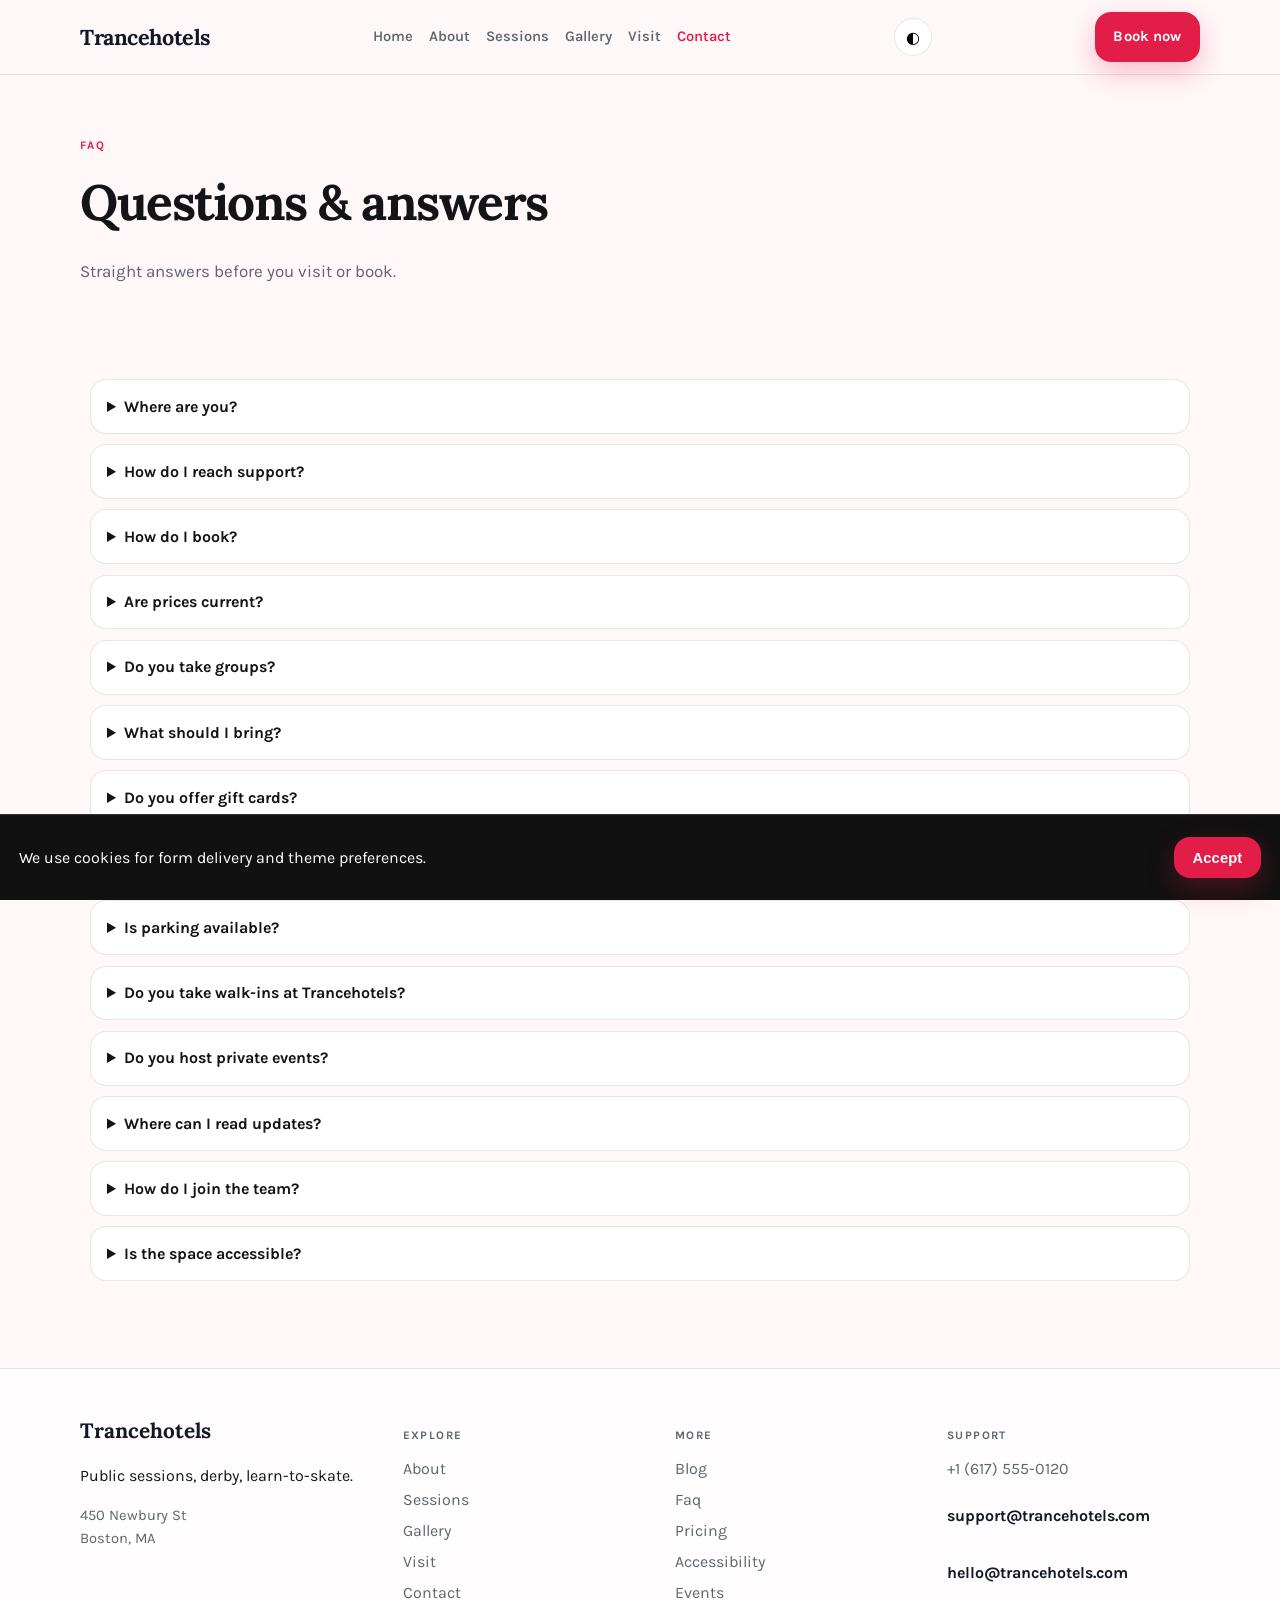
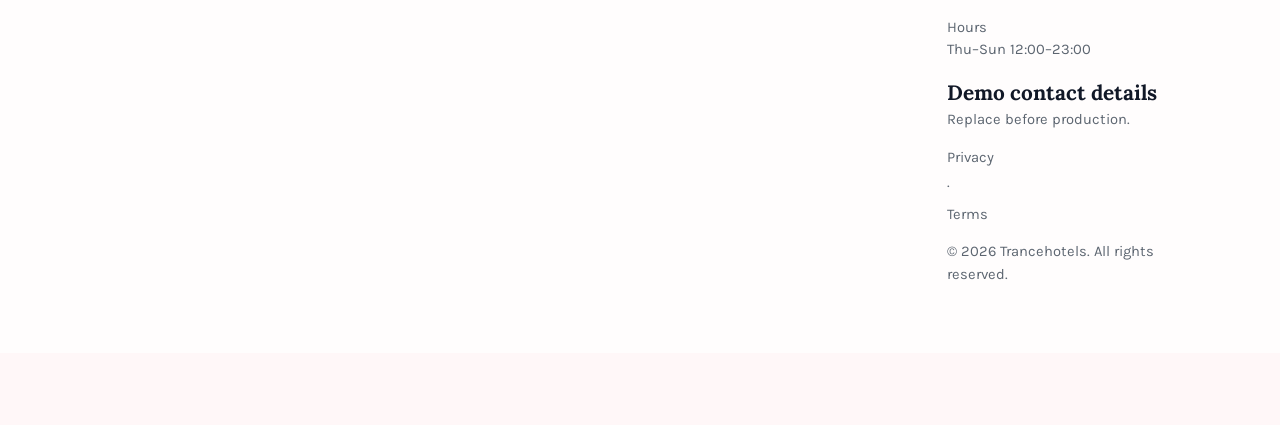
<file: faq.html>
<!DOCTYPE html>
<html lang="en">
<head>
  <meta charset="UTF-8" />
  <meta name="viewport" content="width=device-width, initial-scale=1" />
  <title>FAQ | Trancehotels</title>
  <meta name="description" content="Frequently asked questions" />
  <meta property="og:title" content="FAQ | Trancehotels" />
  <meta property="og:description" content="Frequently asked questions" />
  <meta property="og:type" content="website" />
  <meta name="twitter:card" content="summary_large_image" />
  <meta name="twitter:title" content="FAQ | Trancehotels" />
  <meta name="twitter:description" content="Frequently asked questions" />
  <meta property="og:image" content="assets/img-1.jpg" />
  <meta name="twitter:image" content="assets/img-1.jpg" />
  <meta property="og:url" content="https://trancehotels.github.io" />
  <script type="application/ld+json">{"@context": "https://schema.org", "@type": "LocalBusiness", "name": "Trancehotels", "description": "Public sessions, derby, learn-to-skate.", "url": "https://trancehotels.github.io", "image": "assets/img-1.jpg"}</script>
<script type="application/ld+json">{"@context": "https://schema.org", "@type": "FAQPage", "mainEntity": [{"@type": "Question", "name": "Where are you?", "acceptedAnswer": {"@type": "Answer", "text": "450 Newbury St, Boston, MA. See the map on Visit."}}, {"@type": "Question", "name": "How do I reach support?", "acceptedAnswer": {"@type": "Answer", "text": "Use the Contact form or email support@trancehotels.com. We reply during open hours."}}, {"@type": "Question", "name": "How do I book?", "acceptedAnswer": {"@type": "Answer", "text": "Send a message on Contact, email bookings@trancehotels.com, or call +1 (617) 555-0120."}}, {"@type": "Question", "name": "Are prices current?", "acceptedAnswer": {"@type": "Answer", "text": "Listed prices are current and may shift with seasons — we update this site when they do."}}, {"@type": "Question", "name": "Do you take groups?", "acceptedAnswer": {"@type": "Answer", "text": "Yes for many bookings — tell us the size and date and we'll confirm what Trancehotels can host."}}, {"@type": "Question", "name": "What should I bring?", "acceptedAnswer": {"@type": "Answer", "text": "Just yourself (and any notes on allergies, sizes, or preferences). We'll handle the rest."}}, {"@type": "Question", "name": "Do you offer gift cards?", "acceptedAnswer": {"@type": "Answer", "text": "Yes — see our Gift Cards page for digital and in-store options."}}, {"@type": "Question", "name": "Can I book for someone else?", "acceptedAnswer": {"@type": "Answer", "text": "Yes — include their name and preferences in the contact form."}}, {"@type": "Question", "name": "Is parking available?", "acceptedAnswer": {"@type": "Answer", "text": "See Locations for the branch closest to you in Boston."}}, {"@type": "Question", "name": "Do you take walk-ins at Trancehotels?", "acceptedAnswer": {"@type": "Answer", "text": "Yes when capacity allows — check Visit for peak hours."}}, {"@type": "Question", "name": "Do you host private events?", "acceptedAnswer": {"@type": "Answer", "text": "Contact us with date, headcount and sessions preferences."}}, {"@type": "Question", "name": "Where can I read updates?", "acceptedAnswer": {"@type": "Answer", "text": "Blog and Journal pages publish changes before social media."}}, {"@type": "Question", "name": "How do I join the team?", "acceptedAnswer": {"@type": "Answer", "text": "Open roles are listed on Careers — we reply to every application."}}, {"@type": "Question", "name": "Is the space accessible?", "acceptedAnswer": {"@type": "Answer", "text": "See our Accessibility page for entrance, seating and restroom notes."}}]}</script>
<script type="application/ld+json">{"@context": "https://schema.org", "@type": "WebSite", "name": "Trancehotels", "url": "https://trancehotels.github.io", "description": "Public sessions, derby, learn-to-skate."}</script>
  <link rel="alternate" hreflang="en" href="index.html" />
  <link rel="alternate" hreflang="x-default" href="index.html" />
  <meta name="theme-color" content="#111111" />
  <link rel="preconnect" href="https://fonts.googleapis.com" />
  <link rel="preconnect" href="https://fonts.gstatic.com" crossorigin />
  <link href="https://fonts.googleapis.com/css2?family=Karla:wght@400;500;600;700&family=Lora:wght@600;700&display=swap" rel="stylesheet" />
  <link rel="stylesheet" href="styles.css" />
  <link rel="icon" href="favicon.svg" type="image/svg+xml" />
</head>
<body>

  <header class="top">
    <div class="shell bar">
      <a class="logo" href="index.html">Trancehotels</a>
      <button class="nav-toggle" type="button" aria-label="Open menu" data-nav-toggle>
        <span></span><span></span><span></span>
      </button>
      <nav data-nav><a href="index.html">Home</a><a href="about.html">About</a><a href="offerings.html">Sessions</a><a href="gallery.html">Gallery</a><a href="visit.html">Visit</a><a href="contact.html" class="on">Contact</a></nav>
      <button type="button" class="theme-toggle" data-theme-toggle aria-label="Toggle dark mode">◐</button>
      <a class="cta" href="contact.html" data-open-book>Book now</a>
    </div>
  </header>  <main class="page">
    <section class="page-hero"><div class="shell">
      <p class="eyebrow">FAQ</p>
      <h1>Questions &amp; answers</h1>
      <p class="lead">Straight answers before you visit or book.</p>
    </div></section>
    <section class="block"><div class="shell faq-page"><details class='faq-item reveal'><summary>Where are you?</summary><p>450 Newbury St, Boston, MA. See the map on Visit.</p></details><details class='faq-item reveal'><summary>How do I reach support?</summary><p>Use the Contact form or email support@trancehotels.com. We reply during open hours.</p></details><details class='faq-item reveal'><summary>How do I book?</summary><p>Send a message on Contact, email bookings@trancehotels.com, or call +1 (617) 555-0120.</p></details><details class='faq-item reveal'><summary>Are prices current?</summary><p>Listed prices are current and may shift with seasons — we update this site when they do.</p></details><details class='faq-item reveal'><summary>Do you take groups?</summary><p>Yes for many bookings — tell us the size and date and we&#x27;ll confirm what Trancehotels can host.</p></details><details class='faq-item reveal'><summary>What should I bring?</summary><p>Just yourself (and any notes on allergies, sizes, or preferences). We&#x27;ll handle the rest.</p></details><details class='faq-item reveal'><summary>Do you offer gift cards?</summary><p>Yes — see our Gift Cards page for digital and in-store options.</p></details><details class='faq-item reveal'><summary>Can I book for someone else?</summary><p>Yes — include their name and preferences in the contact form.</p></details><details class='faq-item reveal'><summary>Is parking available?</summary><p>See Locations for the branch closest to you in Boston.</p></details><details class='faq-item reveal'><summary>Do you take walk-ins at Trancehotels?</summary><p>Yes when capacity allows — check Visit for peak hours.</p></details><details class='faq-item reveal'><summary>Do you host private events?</summary><p>Contact us with date, headcount and sessions preferences.</p></details><details class='faq-item reveal'><summary>Where can I read updates?</summary><p>Blog and Journal pages publish changes before social media.</p></details><details class='faq-item reveal'><summary>How do I join the team?</summary><p>Open roles are listed on Careers — we reply to every application.</p></details><details class='faq-item reveal'><summary>Is the space accessible?</summary><p>See our Accessibility page for entrance, seating and restroom notes.</p></details></div></section>
  </main>
  <footer class="foot">
    <div class="shell foot-grid">
      <div>
        <strong>Trancehotels</strong>
        <p>Public sessions, derby, learn-to-skate.</p>
        <p class="foot-meta">450 Newbury St<br/>Boston, MA</p>
      </div>
      <div>
        <p class="fh">Explore</p>
        <a href="about.html">About</a><a href="offerings.html">Sessions</a><a href="gallery.html">Gallery</a><a href="visit.html">Visit</a><a href="contact.html">Contact</a>
      </div>
      <div>
        <p class="fh">More</p>
        <a href="blog.html">Blog</a><a href="faq.html">Faq</a><a href="pricing.html">Pricing</a><a href="accessibility.html">Accessibility</a><a href="events.html">Events</a>
      </div>
      <div>
        <p class="fh">Support</p>
        <a href="tel:+16175550120">+1 (617) 555-0120</a>
        <p class="mail-plain">support@trancehotels.com</p>
        <p class="mail-plain">hello@trancehotels.com</p>
        <p class="foot-meta">Hours<br/>Thu–Sun 12:00–23:00</p>
        <p class="foot-meta"><strong>Demo contact details</strong><br/>Replace before production.</p>
        <p class="foot-meta"><a href="privacy.html">Privacy</a> · <a href="terms.html">Terms</a></p>
        <p class="foot-meta">© 2026 Trancehotels. All rights reserved.</p>
      </div>
    </div>
  </footer>
  <div class="cookie-bar" data-cookie-bar hidden>
    <p>We use cookies for form delivery and theme preferences.</p>
    <button type="button" class="btn solid" data-cookie-accept>Accept</button>
  </div>
  <div class="mobile-cta">
    <a href="tel:+16175550120">Call</a>
    <button type="button" data-open-book>Book</button>
    <a href="visit.html">Map</a>
  </div>
  <div class="toast" data-toast hidden></div>

  <div class="modal" data-book-modal hidden>
    <div class="modal-card">
      <button class="modal-close" type="button" data-close-book aria-label="Close">×</button>
      <p class="eyebrow">Quick request</p>
      <h3>Contact Trancehotels</h3>
      <p class="lead">Send the essentials and we will reply by email.</p>
      <form class="contact-form compact" data-quick-book data-support="support@trancehotels.com">
        <label>Name<input name="name" required placeholder="Your name" /></label>
        <label>Email<input type="email" name="email" required placeholder="you@email.com" /></label>
        <label>Timing<input name="when" required placeholder="Preferred date or timeline" /></label>
        <label>Notes<textarea name="message" rows="3" placeholder="Project, product, service or other details…"></textarea></label>
        <button class="btn solid" type="submit">Book</button>
      </form>
    </div>
  </div>

  <div class="lightbox" data-lightbox hidden>
    <button class="modal-close" type="button" data-lightbox-close aria-label="Close">×</button>
    <img data-lightbox-img alt="" />
    <div class="lightbox-nav">
      <button type="button" data-lightbox-prev>‹</button>
      <button type="button" data-lightbox-next>›</button>
    </div>
  </div>
  <script src="site.js"></script>
</body></html>
</file>
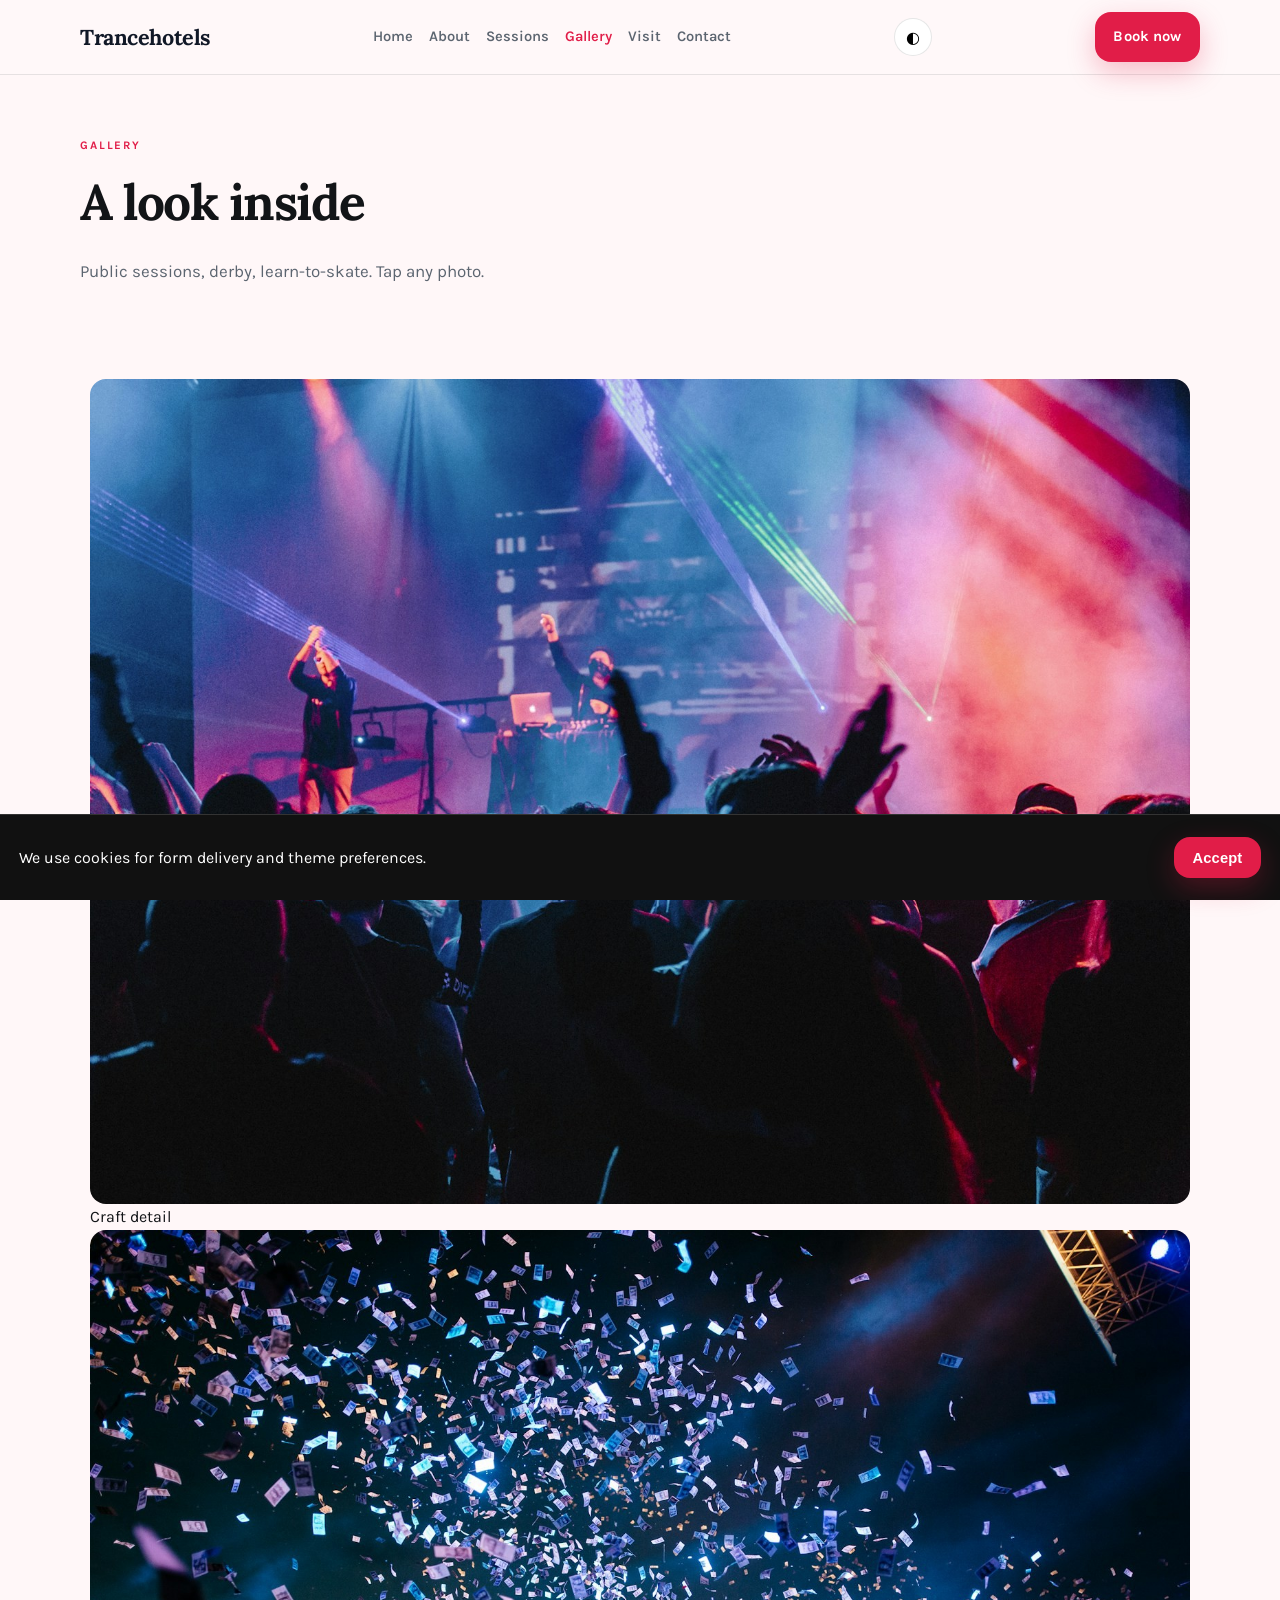
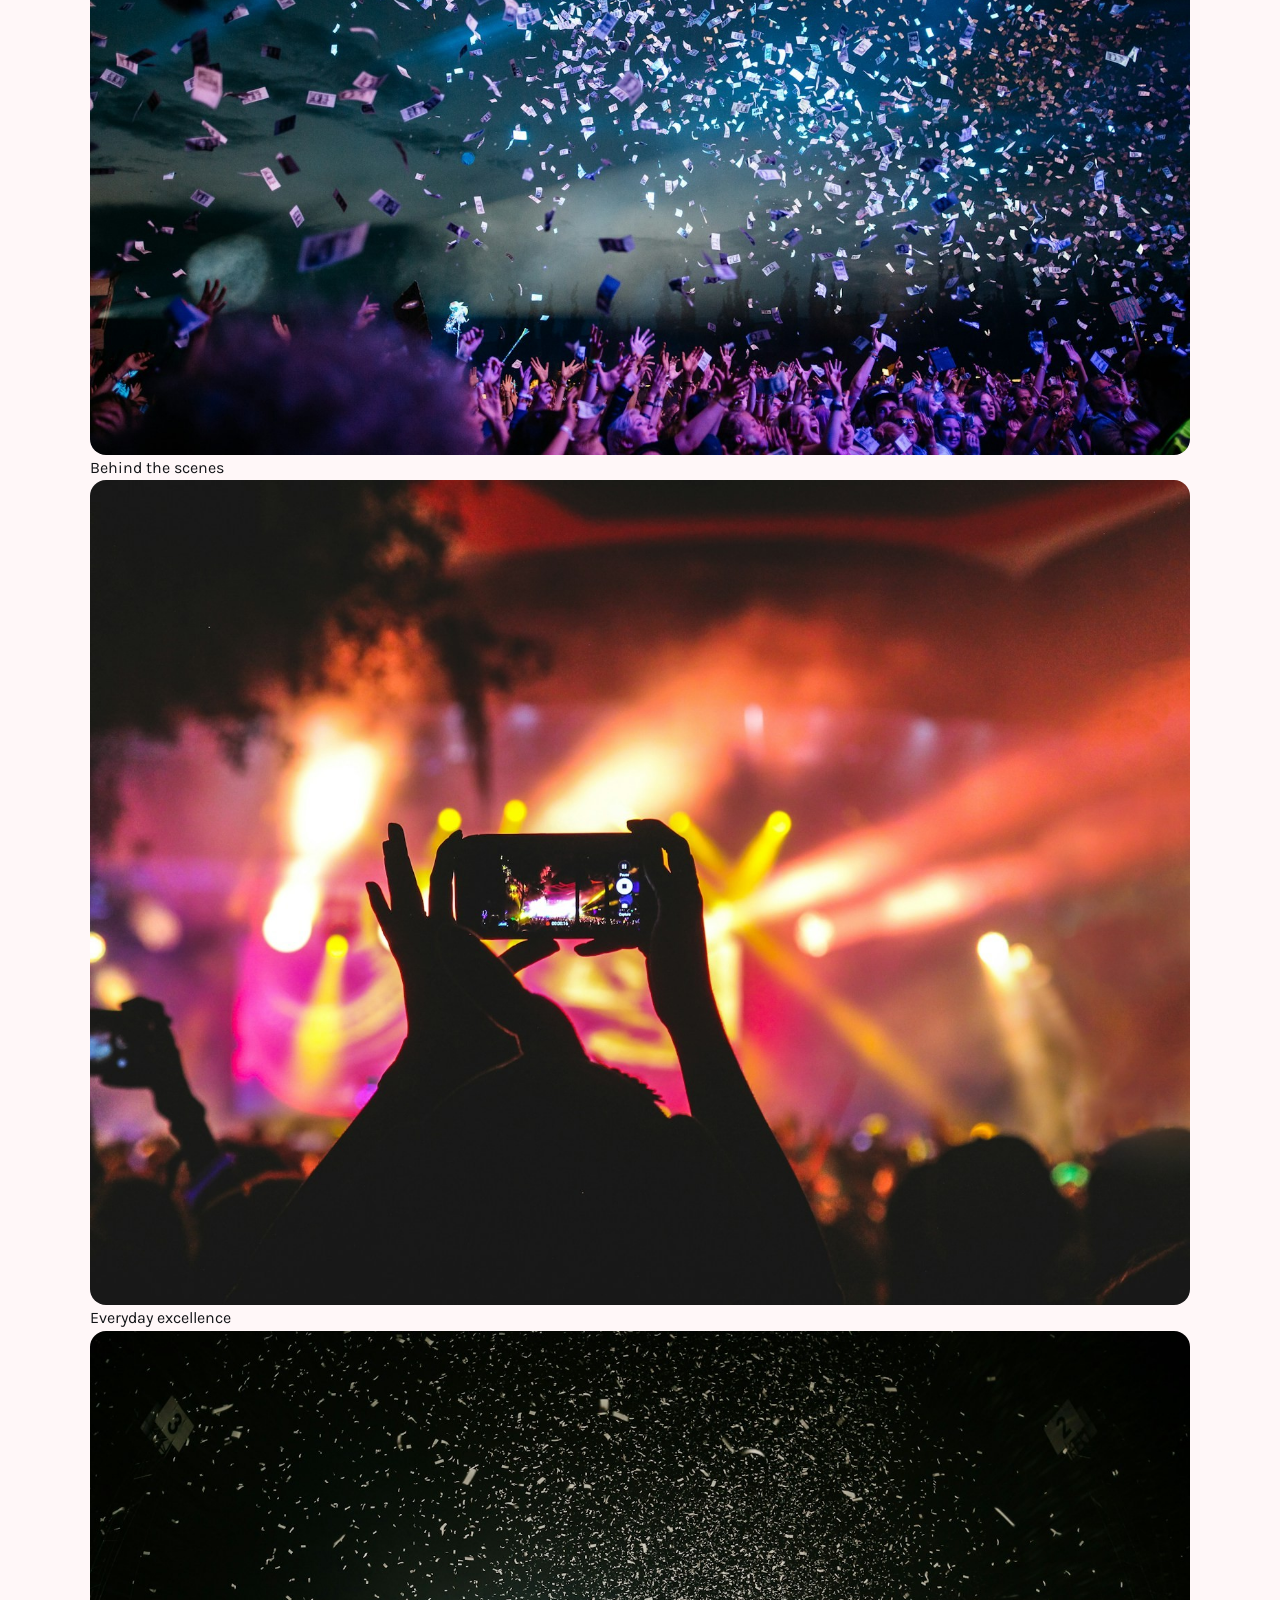
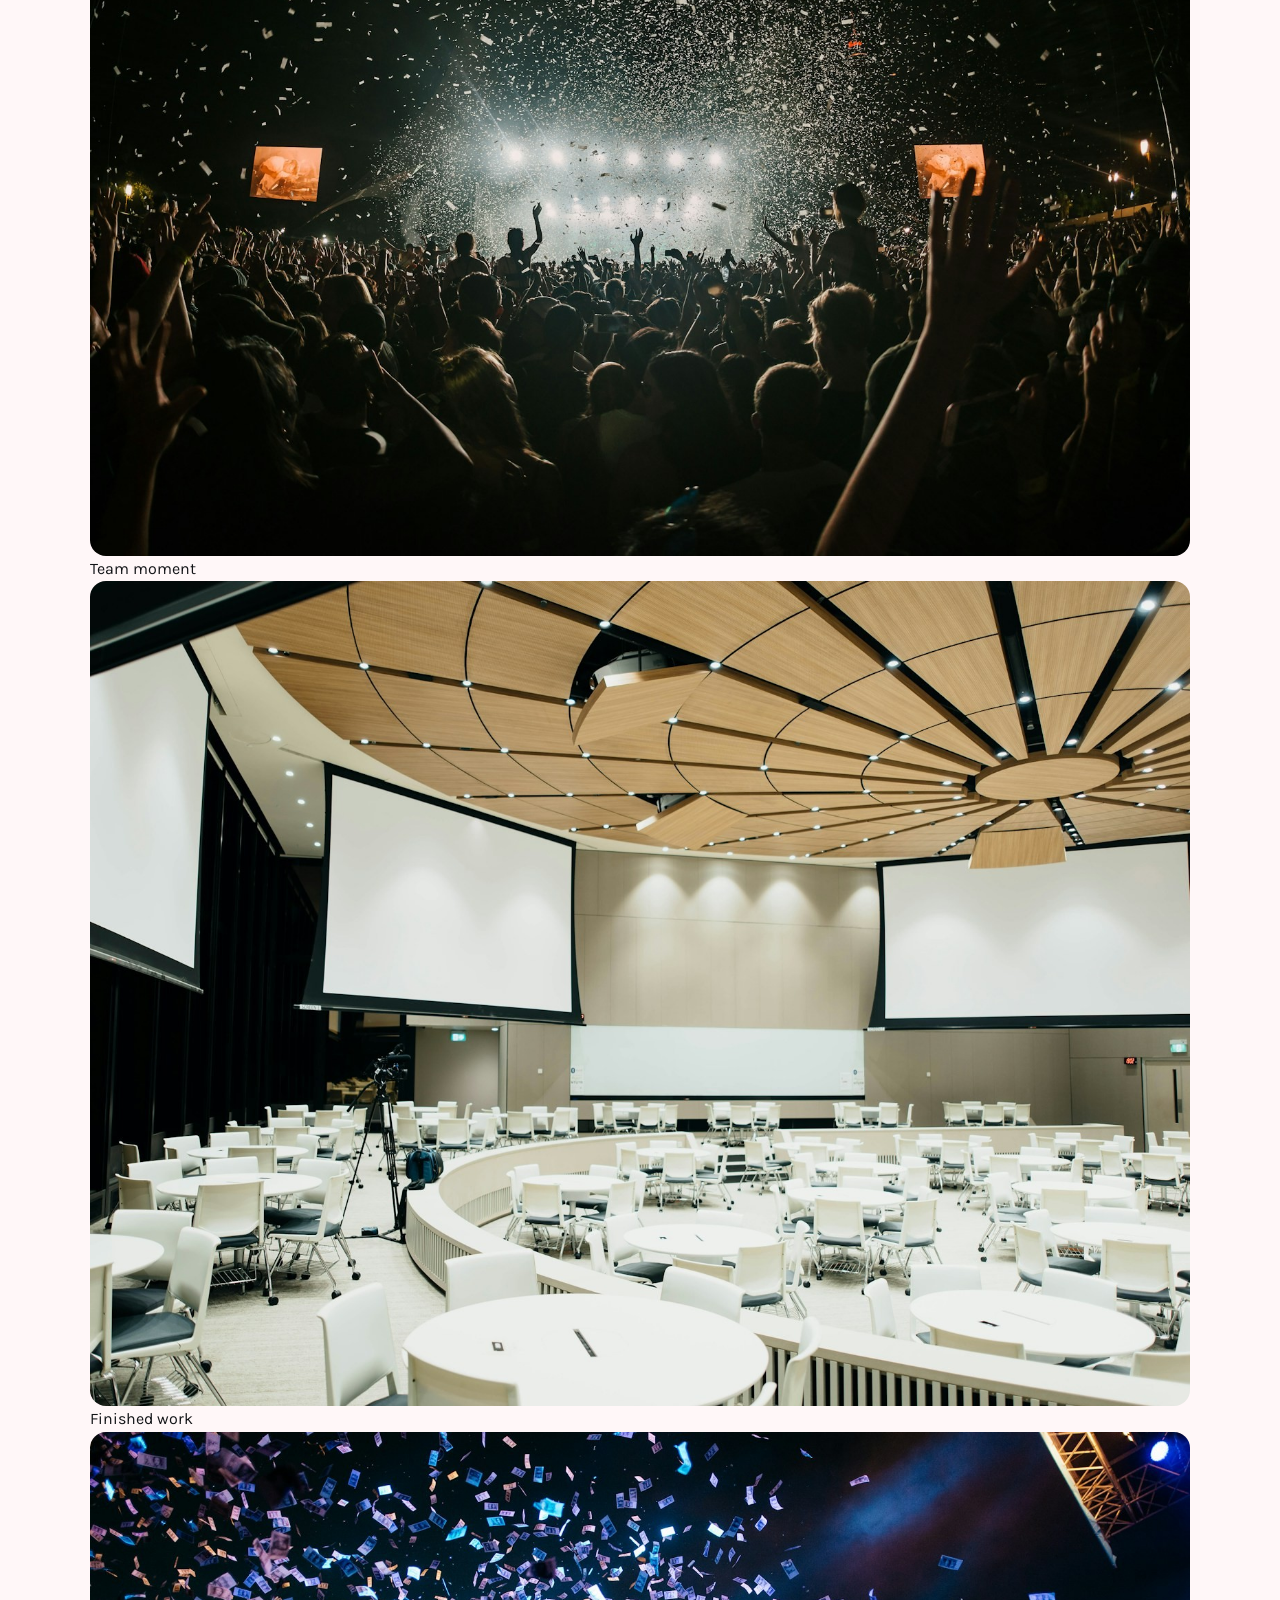
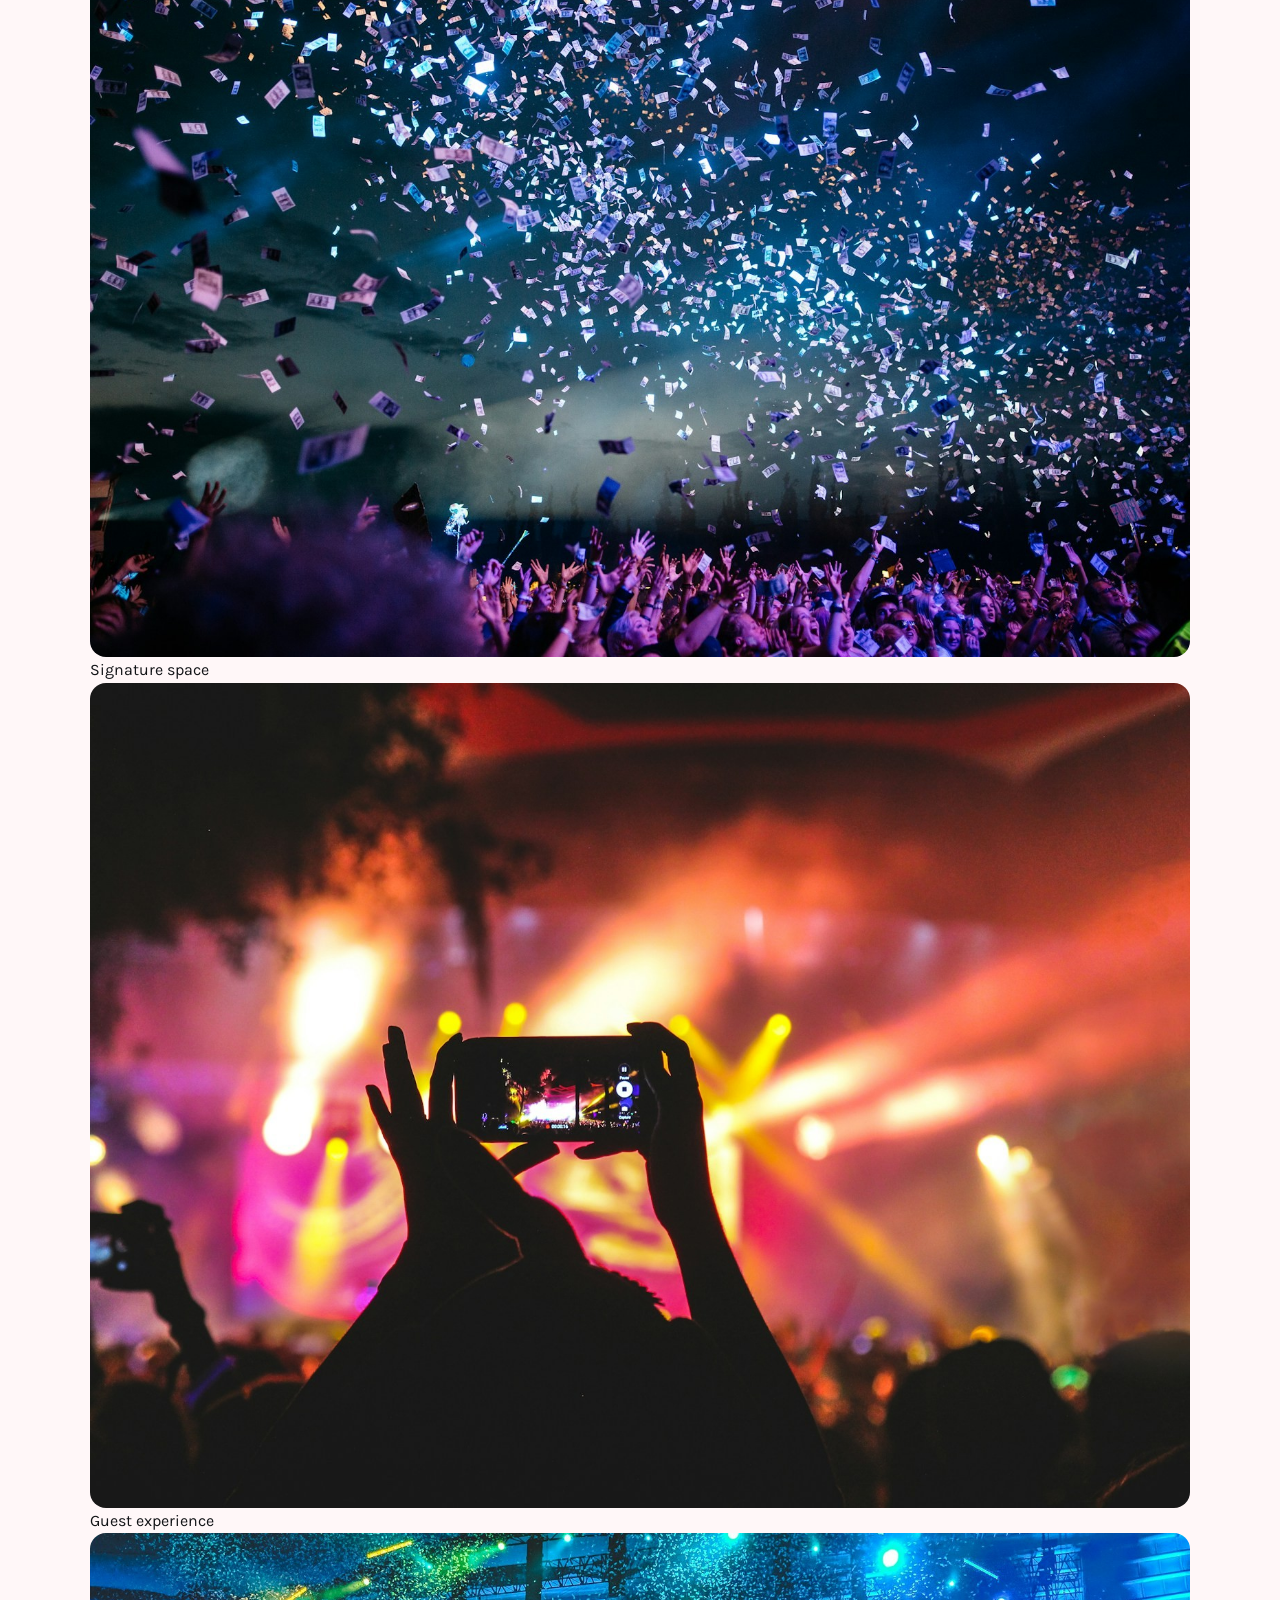
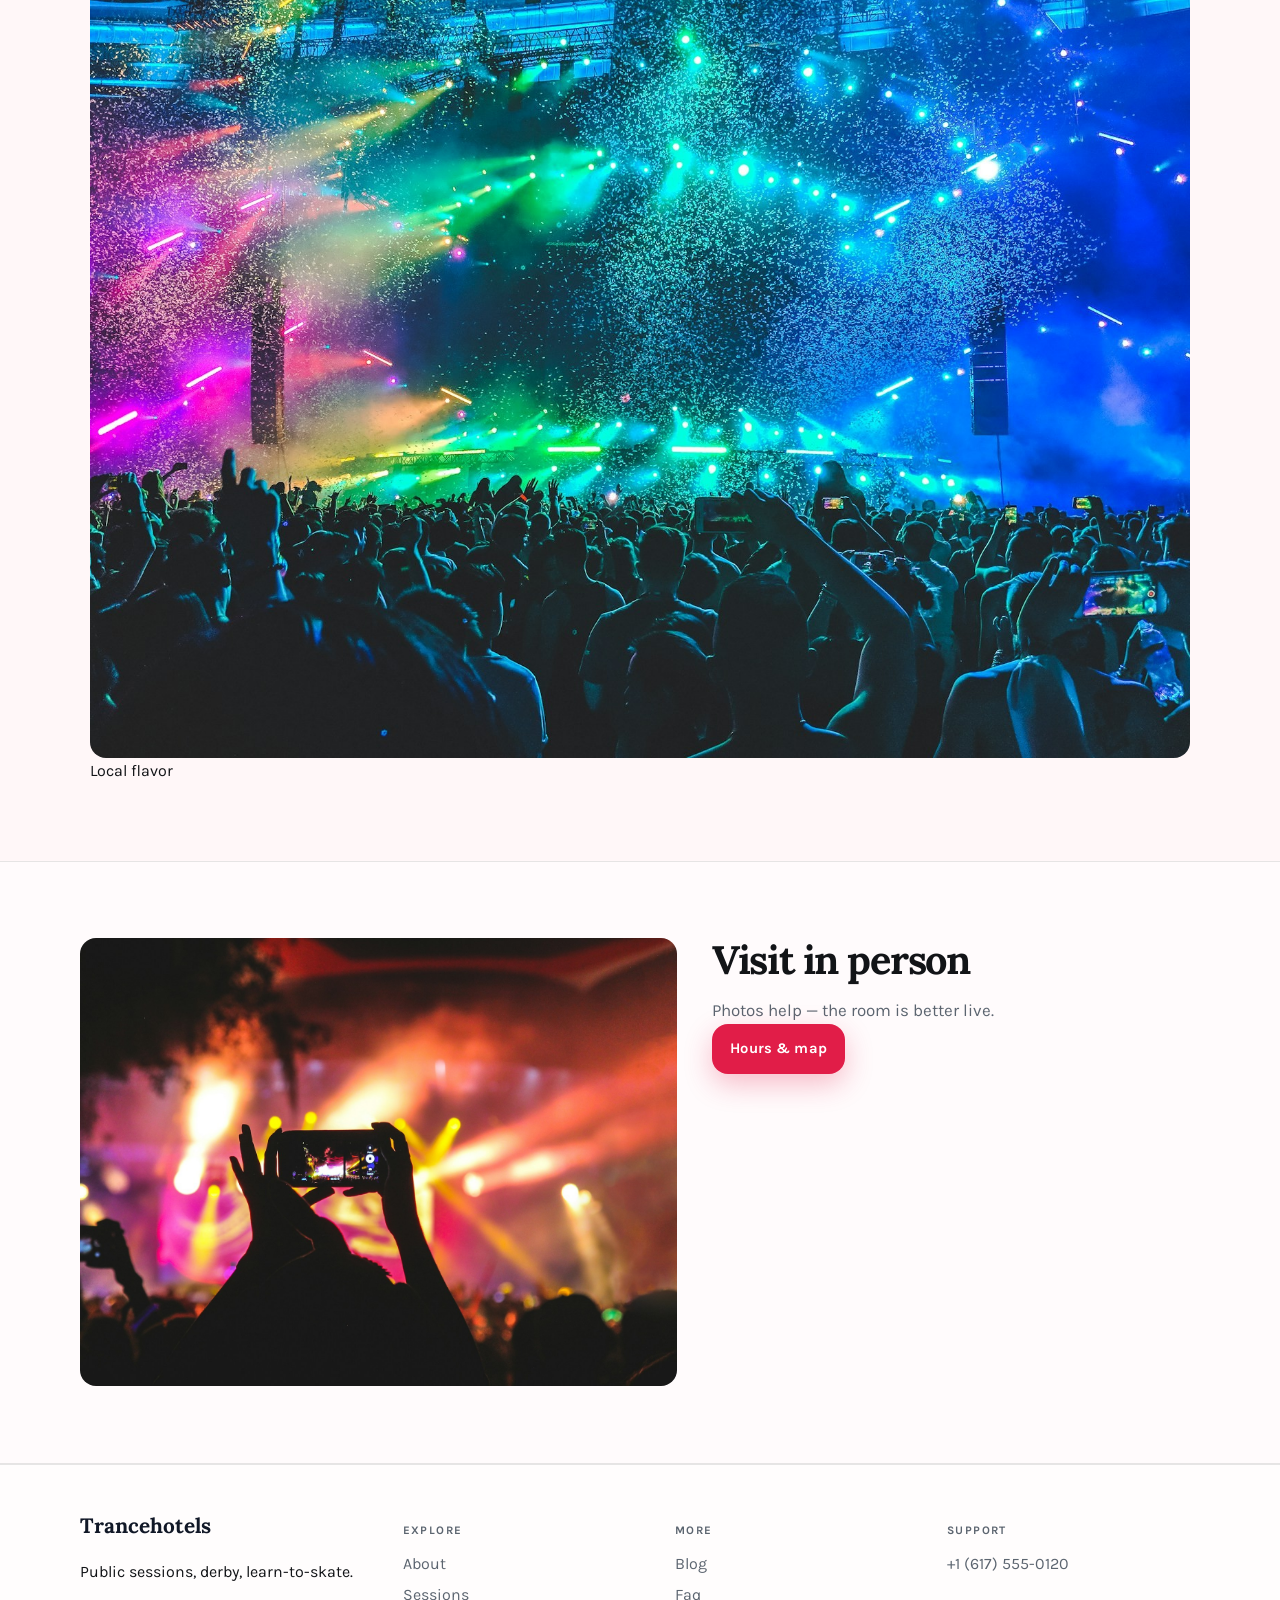
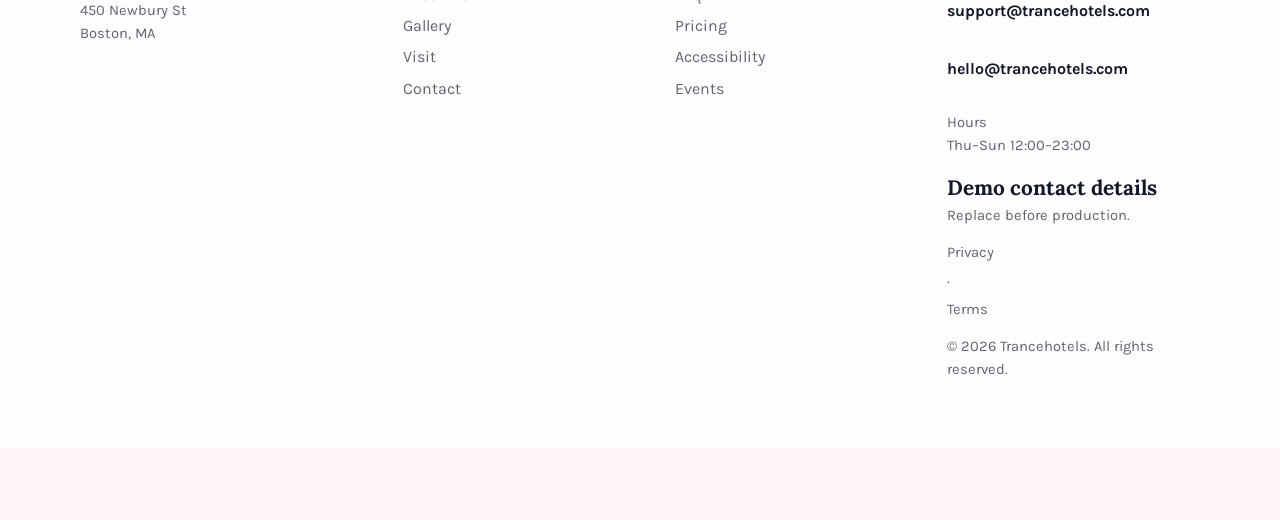
<file: gallery.html>
<!DOCTYPE html>
<html lang="en">
<head>
  <meta charset="UTF-8" />
  <meta name="viewport" content="width=device-width, initial-scale=1" />
  <title>Gallery | Trancehotels</title>
  <meta name="description" content="Photos from Trancehotels" />
  <meta property="og:title" content="Gallery | Trancehotels" />
  <meta property="og:description" content="Photos from Trancehotels" />
  <meta property="og:type" content="website" />
  <meta name="twitter:card" content="summary_large_image" />
  <meta name="twitter:title" content="Gallery | Trancehotels" />
  <meta name="twitter:description" content="Photos from Trancehotels" />
  <meta property="og:image" content="assets/img-1.jpg" />
  <meta name="twitter:image" content="assets/img-1.jpg" />
  <meta property="og:url" content="https://trancehotels.github.io" />
  <script type="application/ld+json">{"@context": "https://schema.org", "@type": "LocalBusiness", "name": "Trancehotels", "description": "Public sessions, derby, learn-to-skate.", "url": "https://trancehotels.github.io", "image": "assets/img-1.jpg"}</script>
<script type="application/ld+json">{"@context": "https://schema.org", "@type": "FAQPage", "mainEntity": [{"@type": "Question", "name": "Where are you?", "acceptedAnswer": {"@type": "Answer", "text": "450 Newbury St, Boston, MA. See the map on Visit."}}, {"@type": "Question", "name": "How do I reach support?", "acceptedAnswer": {"@type": "Answer", "text": "Use the Contact form or email support@trancehotels.com. We reply during open hours."}}, {"@type": "Question", "name": "How do I book?", "acceptedAnswer": {"@type": "Answer", "text": "Send a message on Contact, email bookings@trancehotels.com, or call +1 (617) 555-0120."}}, {"@type": "Question", "name": "Are prices current?", "acceptedAnswer": {"@type": "Answer", "text": "Listed prices are current and may shift with seasons — we update this site when they do."}}, {"@type": "Question", "name": "Do you take groups?", "acceptedAnswer": {"@type": "Answer", "text": "Yes for many bookings — tell us the size and date and we'll confirm what Trancehotels can host."}}, {"@type": "Question", "name": "What should I bring?", "acceptedAnswer": {"@type": "Answer", "text": "Just yourself (and any notes on allergies, sizes, or preferences). We'll handle the rest."}}, {"@type": "Question", "name": "Do you offer gift cards?", "acceptedAnswer": {"@type": "Answer", "text": "Yes — see our Gift Cards page for digital and in-store options."}}, {"@type": "Question", "name": "Can I book for someone else?", "acceptedAnswer": {"@type": "Answer", "text": "Yes — include their name and preferences in the contact form."}}, {"@type": "Question", "name": "Is parking available?", "acceptedAnswer": {"@type": "Answer", "text": "See Locations for the branch closest to you in Boston."}}, {"@type": "Question", "name": "Do you take walk-ins at Trancehotels?", "acceptedAnswer": {"@type": "Answer", "text": "Yes when capacity allows — check Visit for peak hours."}}, {"@type": "Question", "name": "Do you host private events?", "acceptedAnswer": {"@type": "Answer", "text": "Contact us with date, headcount and sessions preferences."}}, {"@type": "Question", "name": "Where can I read updates?", "acceptedAnswer": {"@type": "Answer", "text": "Blog and Journal pages publish changes before social media."}}, {"@type": "Question", "name": "How do I join the team?", "acceptedAnswer": {"@type": "Answer", "text": "Open roles are listed on Careers — we reply to every application."}}, {"@type": "Question", "name": "Is the space accessible?", "acceptedAnswer": {"@type": "Answer", "text": "See our Accessibility page for entrance, seating and restroom notes."}}]}</script>
<script type="application/ld+json">{"@context": "https://schema.org", "@type": "WebSite", "name": "Trancehotels", "url": "https://trancehotels.github.io", "description": "Public sessions, derby, learn-to-skate."}</script>
  <link rel="alternate" hreflang="en" href="index.html" />
  <link rel="alternate" hreflang="x-default" href="index.html" />
  <meta name="theme-color" content="#111111" />
  <link rel="preconnect" href="https://fonts.googleapis.com" />
  <link rel="preconnect" href="https://fonts.gstatic.com" crossorigin />
  <link href="https://fonts.googleapis.com/css2?family=Karla:wght@400;500;600;700&family=Lora:wght@600;700&display=swap" rel="stylesheet" />
  <link rel="stylesheet" href="styles.css" />
  <link rel="icon" href="favicon.svg" type="image/svg+xml" />
</head>
<body>

  <header class="top">
    <div class="shell bar">
      <a class="logo" href="index.html">Trancehotels</a>
      <button class="nav-toggle" type="button" aria-label="Open menu" data-nav-toggle>
        <span></span><span></span><span></span>
      </button>
      <nav data-nav><a href="index.html">Home</a><a href="about.html">About</a><a href="offerings.html">Sessions</a><a href="gallery.html" class="on">Gallery</a><a href="visit.html">Visit</a><a href="contact.html">Contact</a></nav>
      <button type="button" class="theme-toggle" data-theme-toggle aria-label="Toggle dark mode">◐</button>
      <a class="cta" href="contact.html" data-open-book>Book now</a>
    </div>
  </header>  <main class="page">
    <section class="page-hero"><div class="shell">
      <p class="eyebrow">Gallery</p><h1>A look inside</h1><p class="lead">Public sessions, derby, learn-to-skate. Tap any photo.</p>
    </div></section>
    <section class="block"><div class="shell gallery-masonry" data-gallery-list="assets/img-3.jpg,assets/img-4.jpg,assets/img-5.jpg,assets/img-6.jpg,assets/img-7.jpg,assets/img-8.jpg,assets/img-9.jpg,assets/img-10.jpg"><figure><button type="button" class="gal-btn" data-gallery-open data-index="0"><img src="assets/img-3.jpg" alt="Craft detail at Trancehotels" loading="lazy" /></button><figcaption>Craft detail</figcaption></figure>
<figure><button type="button" class="gal-btn" data-gallery-open data-index="1"><img src="assets/img-4.jpg" alt="Behind the scenes at Trancehotels" loading="lazy" /></button><figcaption>Behind the scenes</figcaption></figure>
<figure><button type="button" class="gal-btn" data-gallery-open data-index="2"><img src="assets/img-5.jpg" alt="Everyday excellence at Trancehotels" loading="lazy" /></button><figcaption>Everyday excellence</figcaption></figure>
<figure><button type="button" class="gal-btn" data-gallery-open data-index="3"><img src="assets/img-6.jpg" alt="Team moment at Trancehotels" loading="lazy" /></button><figcaption>Team moment</figcaption></figure>
<figure><button type="button" class="gal-btn" data-gallery-open data-index="4"><img src="assets/img-7.jpg" alt="Finished work at Trancehotels" loading="lazy" /></button><figcaption>Finished work</figcaption></figure>
<figure><button type="button" class="gal-btn" data-gallery-open data-index="5"><img src="assets/img-8.jpg" alt="Signature space at Trancehotels" loading="lazy" /></button><figcaption>Signature space</figcaption></figure>
<figure><button type="button" class="gal-btn" data-gallery-open data-index="6"><img src="assets/img-9.jpg" alt="Guest experience at Trancehotels" loading="lazy" /></button><figcaption>Guest experience</figcaption></figure>
<figure><button type="button" class="gal-btn" data-gallery-open data-index="7"><img src="assets/img-10.jpg" alt="Local flavor at Trancehotels" loading="lazy" /></button><figcaption>Local flavor</figcaption></figure></div></section>
    <section class="block tint"><div class="shell split">
      <img class="solo" src="assets/img-9.jpg" alt="Trancehotels" />
      <div><h2>Visit in person</h2><p class="lead">Photos help — the room is better live.</p>
      <a class="btn solid" href="visit.html">Hours &amp; map</a></div>
    </div></section>
  </main>
  <footer class="foot">
    <div class="shell foot-grid">
      <div>
        <strong>Trancehotels</strong>
        <p>Public sessions, derby, learn-to-skate.</p>
        <p class="foot-meta">450 Newbury St<br/>Boston, MA</p>
      </div>
      <div>
        <p class="fh">Explore</p>
        <a href="about.html">About</a><a href="offerings.html">Sessions</a><a href="gallery.html">Gallery</a><a href="visit.html">Visit</a><a href="contact.html">Contact</a>
      </div>
      <div>
        <p class="fh">More</p>
        <a href="blog.html">Blog</a><a href="faq.html">Faq</a><a href="pricing.html">Pricing</a><a href="accessibility.html">Accessibility</a><a href="events.html">Events</a>
      </div>
      <div>
        <p class="fh">Support</p>
        <a href="tel:+16175550120">+1 (617) 555-0120</a>
        <p class="mail-plain">support@trancehotels.com</p>
        <p class="mail-plain">hello@trancehotels.com</p>
        <p class="foot-meta">Hours<br/>Thu–Sun 12:00–23:00</p>
        <p class="foot-meta"><strong>Demo contact details</strong><br/>Replace before production.</p>
        <p class="foot-meta"><a href="privacy.html">Privacy</a> · <a href="terms.html">Terms</a></p>
        <p class="foot-meta">© 2026 Trancehotels. All rights reserved.</p>
      </div>
    </div>
  </footer>
  <div class="cookie-bar" data-cookie-bar hidden>
    <p>We use cookies for form delivery and theme preferences.</p>
    <button type="button" class="btn solid" data-cookie-accept>Accept</button>
  </div>
  <div class="mobile-cta">
    <a href="tel:+16175550120">Call</a>
    <button type="button" data-open-book>Book</button>
    <a href="visit.html">Map</a>
  </div>
  <div class="toast" data-toast hidden></div>

  <div class="modal" data-book-modal hidden>
    <div class="modal-card">
      <button class="modal-close" type="button" data-close-book aria-label="Close">×</button>
      <p class="eyebrow">Quick request</p>
      <h3>Contact Trancehotels</h3>
      <p class="lead">Send the essentials and we will reply by email.</p>
      <form class="contact-form compact" data-quick-book data-support="support@trancehotels.com">
        <label>Name<input name="name" required placeholder="Your name" /></label>
        <label>Email<input type="email" name="email" required placeholder="you@email.com" /></label>
        <label>Timing<input name="when" required placeholder="Preferred date or timeline" /></label>
        <label>Notes<textarea name="message" rows="3" placeholder="Project, product, service or other details…"></textarea></label>
        <button class="btn solid" type="submit">Book</button>
      </form>
    </div>
  </div>

  <div class="lightbox" data-lightbox hidden>
    <button class="modal-close" type="button" data-lightbox-close aria-label="Close">×</button>
    <img data-lightbox-img alt="" />
    <div class="lightbox-nav">
      <button type="button" data-lightbox-prev>‹</button>
      <button type="button" data-lightbox-next>›</button>
    </div>
  </div>
  <script src="site.js"></script>
</body></html>
</file>
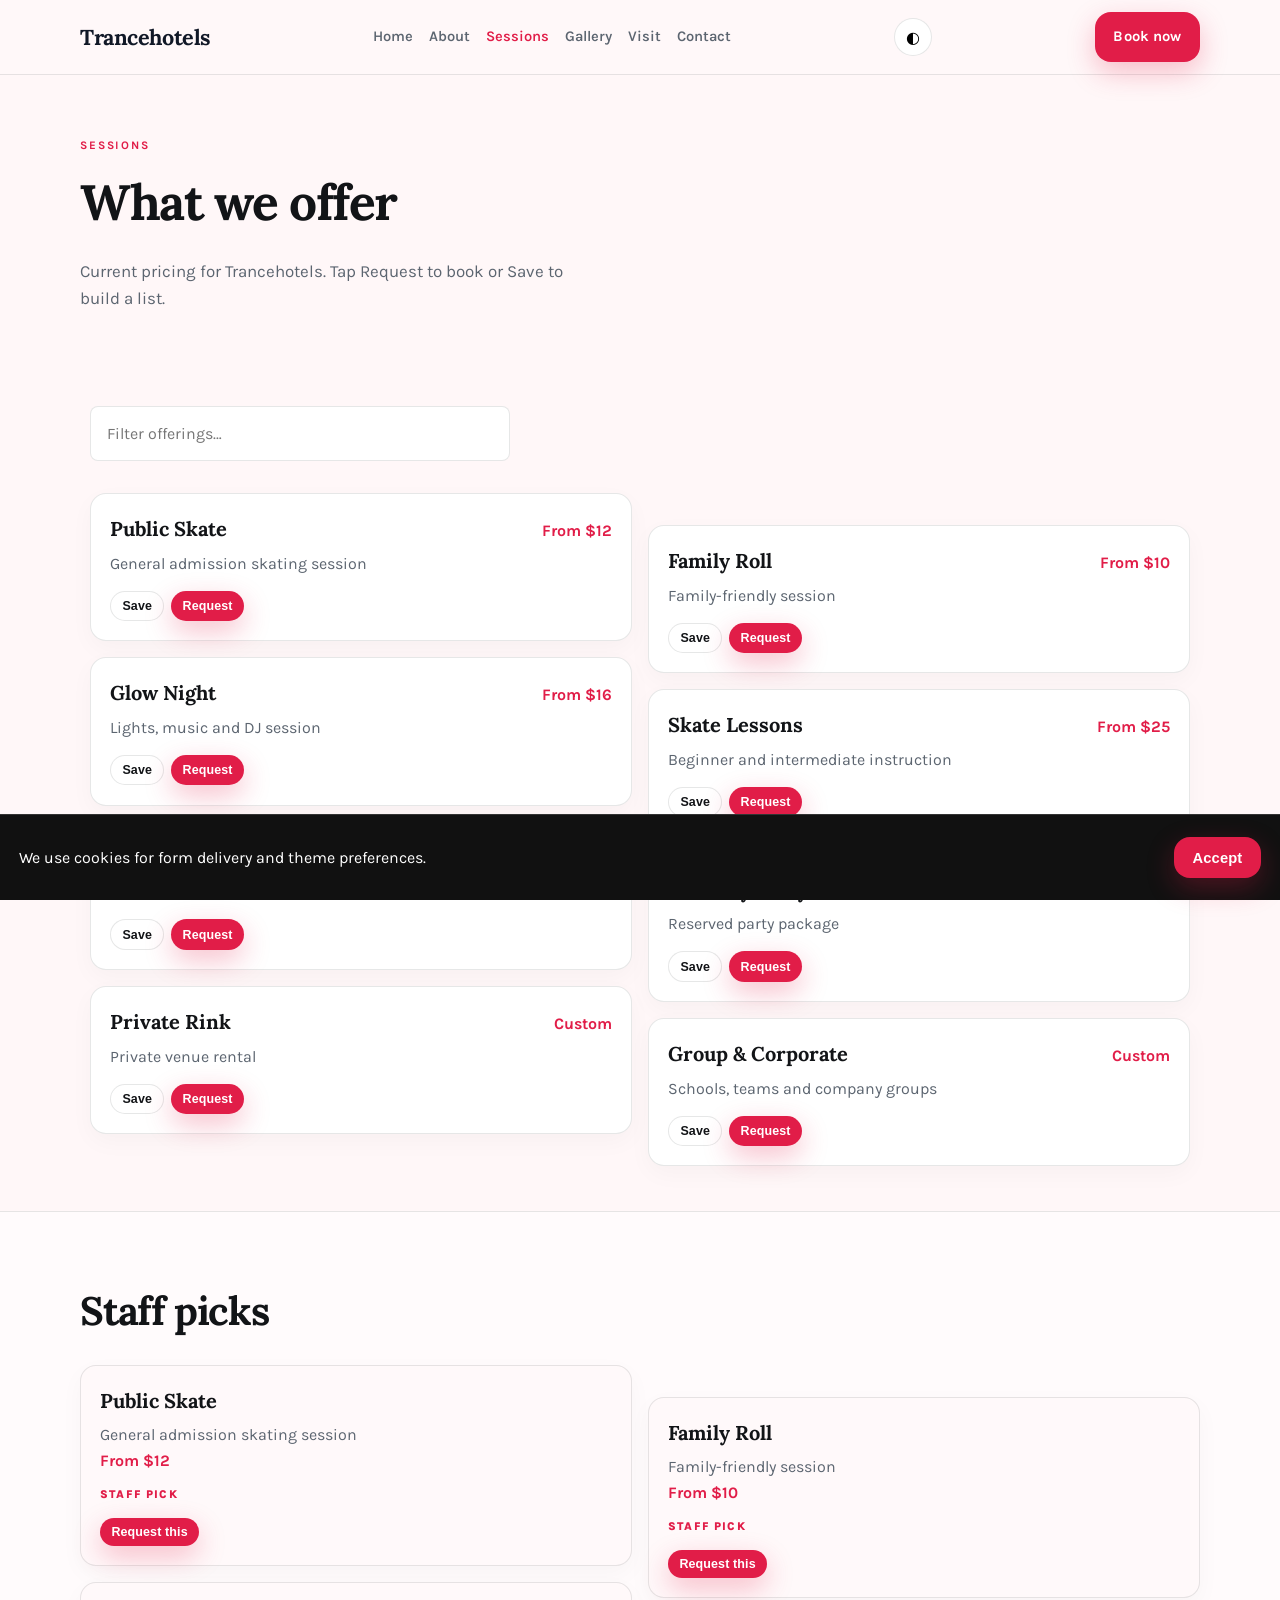
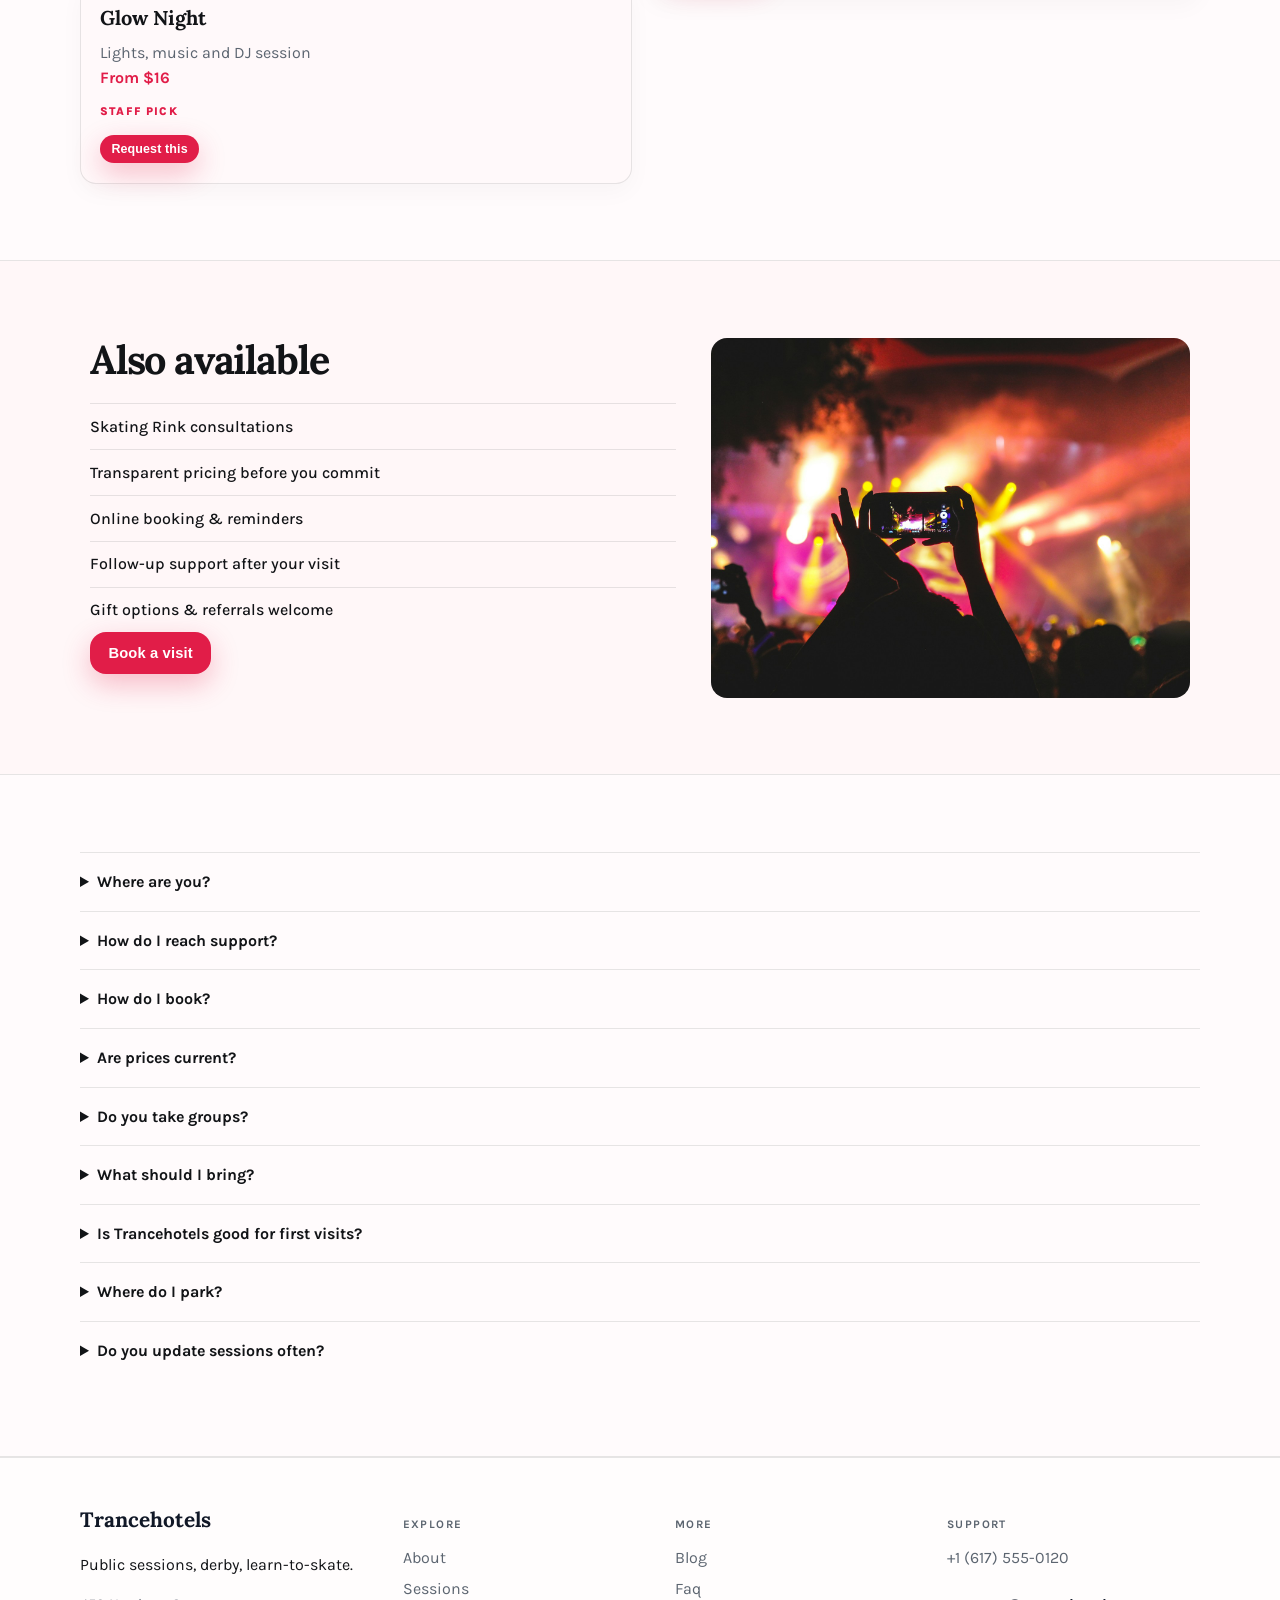
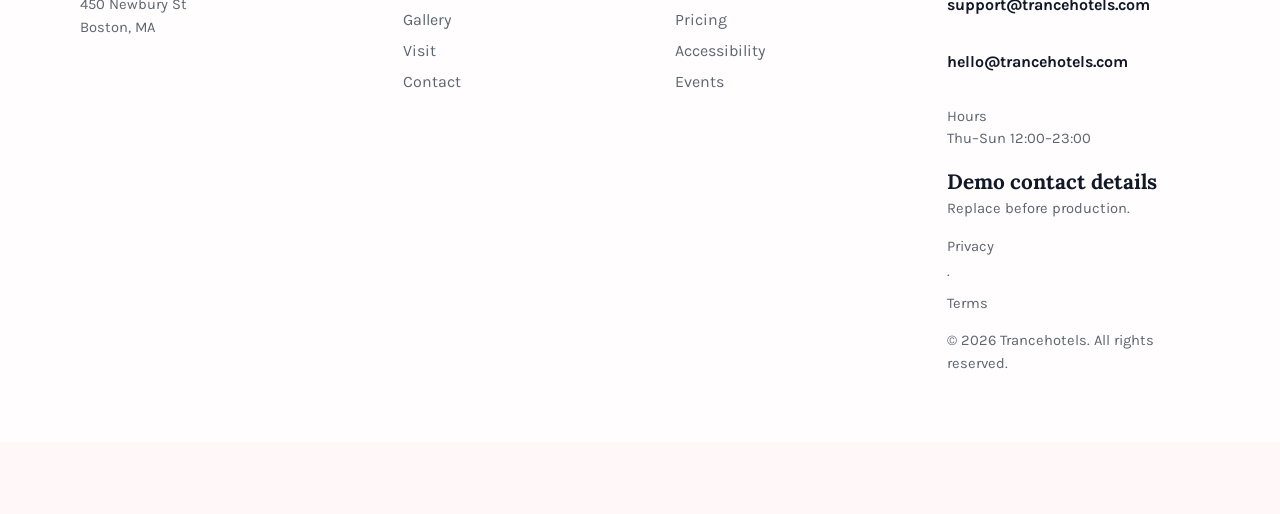
<file: offerings.html>
<!DOCTYPE html>
<html lang="en">
<head>
  <meta charset="UTF-8" />
  <meta name="viewport" content="width=device-width, initial-scale=1" />
  <title>Sessions | Trancehotels</title>
  <meta name="description" content="Sessions — Trancehotels" />
  <meta property="og:title" content="Sessions | Trancehotels" />
  <meta property="og:description" content="Sessions — Trancehotels" />
  <meta property="og:type" content="website" />
  <meta name="twitter:card" content="summary_large_image" />
  <meta name="twitter:title" content="Sessions | Trancehotels" />
  <meta name="twitter:description" content="Sessions — Trancehotels" />
  <meta property="og:image" content="assets/img-1.jpg" />
  <meta name="twitter:image" content="assets/img-1.jpg" />
  <meta property="og:url" content="https://trancehotels.github.io" />
  <script type="application/ld+json">{"@context": "https://schema.org", "@type": "LocalBusiness", "name": "Trancehotels", "description": "Public sessions, derby, learn-to-skate.", "url": "https://trancehotels.github.io", "image": "assets/img-1.jpg"}</script>
<script type="application/ld+json">{"@context": "https://schema.org", "@type": "FAQPage", "mainEntity": [{"@type": "Question", "name": "Where are you?", "acceptedAnswer": {"@type": "Answer", "text": "450 Newbury St, Boston, MA. See the map on Visit."}}, {"@type": "Question", "name": "How do I reach support?", "acceptedAnswer": {"@type": "Answer", "text": "Use the Contact form or email support@trancehotels.com. We reply during open hours."}}, {"@type": "Question", "name": "How do I book?", "acceptedAnswer": {"@type": "Answer", "text": "Send a message on Contact, email bookings@trancehotels.com, or call +1 (617) 555-0120."}}, {"@type": "Question", "name": "Are prices current?", "acceptedAnswer": {"@type": "Answer", "text": "Listed prices are current and may shift with seasons — we update this site when they do."}}, {"@type": "Question", "name": "Do you take groups?", "acceptedAnswer": {"@type": "Answer", "text": "Yes for many bookings — tell us the size and date and we'll confirm what Trancehotels can host."}}, {"@type": "Question", "name": "What should I bring?", "acceptedAnswer": {"@type": "Answer", "text": "Just yourself (and any notes on allergies, sizes, or preferences). We'll handle the rest."}}, {"@type": "Question", "name": "Do you offer gift cards?", "acceptedAnswer": {"@type": "Answer", "text": "Yes — see our Gift Cards page for digital and in-store options."}}, {"@type": "Question", "name": "Can I book for someone else?", "acceptedAnswer": {"@type": "Answer", "text": "Yes — include their name and preferences in the contact form."}}, {"@type": "Question", "name": "Is parking available?", "acceptedAnswer": {"@type": "Answer", "text": "See Locations for the branch closest to you in Boston."}}, {"@type": "Question", "name": "Do you take walk-ins at Trancehotels?", "acceptedAnswer": {"@type": "Answer", "text": "Yes when capacity allows — check Visit for peak hours."}}, {"@type": "Question", "name": "Do you host private events?", "acceptedAnswer": {"@type": "Answer", "text": "Contact us with date, headcount and sessions preferences."}}, {"@type": "Question", "name": "Where can I read updates?", "acceptedAnswer": {"@type": "Answer", "text": "Blog and Journal pages publish changes before social media."}}, {"@type": "Question", "name": "How do I join the team?", "acceptedAnswer": {"@type": "Answer", "text": "Open roles are listed on Careers — we reply to every application."}}, {"@type": "Question", "name": "Is the space accessible?", "acceptedAnswer": {"@type": "Answer", "text": "See our Accessibility page for entrance, seating and restroom notes."}}]}</script>
<script type="application/ld+json">{"@context": "https://schema.org", "@type": "WebSite", "name": "Trancehotels", "url": "https://trancehotels.github.io", "description": "Public sessions, derby, learn-to-skate."}</script>
  <link rel="alternate" hreflang="en" href="index.html" />
  <link rel="alternate" hreflang="x-default" href="index.html" />
  <meta name="theme-color" content="#111111" />
  <link rel="preconnect" href="https://fonts.googleapis.com" />
  <link rel="preconnect" href="https://fonts.gstatic.com" crossorigin />
  <link href="https://fonts.googleapis.com/css2?family=Karla:wght@400;500;600;700&family=Lora:wght@600;700&display=swap" rel="stylesheet" />
  <link rel="stylesheet" href="styles.css" />
  <link rel="icon" href="favicon.svg" type="image/svg+xml" />
</head>
<body>

  <header class="top">
    <div class="shell bar">
      <a class="logo" href="index.html">Trancehotels</a>
      <button class="nav-toggle" type="button" aria-label="Open menu" data-nav-toggle>
        <span></span><span></span><span></span>
      </button>
      <nav data-nav><a href="index.html">Home</a><a href="about.html">About</a><a href="offerings.html" class="on">Sessions</a><a href="gallery.html">Gallery</a><a href="visit.html">Visit</a><a href="contact.html">Contact</a></nav>
      <button type="button" class="theme-toggle" data-theme-toggle aria-label="Toggle dark mode">◐</button>
      <a class="cta" href="contact.html" data-open-book>Book now</a>
    </div>
  </header>  <main class="page">
    <section class="page-hero"><div class="shell">
      <p class="eyebrow">Sessions</p>
      <h1>What we offer</h1>
      <p class="lead">Current pricing for Trancehotels. Tap Request to book or Save to build a list.</p>
      <div class="saved-tray" data-saved-tray hidden><strong>Your list</strong><ul data-saved-list></ul>
      <button type="button" class="btn solid mini" data-open-book data-pref-from-list>Request saved</button>
      <button type="button" class="btn quiet mini" data-clear-saved>Clear</button></div>
    </div></section>
    <section class="block"><div class="shell"><div class="offer-tools"><input data-filter-offer type="search" placeholder="Filter offerings…" /></div>
    <div class="menu-grid"><article class="item" data-item="Public Skate">
          <div class="item-top"><h3>Public Skate</h3><span class="price">From $12</span></div>
          <p>General admission skating session</p>
          <div class="item-actions">
            <button type="button" class="btn quiet mini" data-save-item data-name="Public Skate">Save</button>
            <button type="button" class="btn solid mini" data-open-book data-pref="Public Skate">Request</button>
          </div>
        </article>
<article class="item" data-item="Family Roll">
          <div class="item-top"><h3>Family Roll</h3><span class="price">From $10</span></div>
          <p>Family-friendly session</p>
          <div class="item-actions">
            <button type="button" class="btn quiet mini" data-save-item data-name="Family Roll">Save</button>
            <button type="button" class="btn solid mini" data-open-book data-pref="Family Roll">Request</button>
          </div>
        </article>
<article class="item" data-item="Glow Night">
          <div class="item-top"><h3>Glow Night</h3><span class="price">From $16</span></div>
          <p>Lights, music and DJ session</p>
          <div class="item-actions">
            <button type="button" class="btn quiet mini" data-save-item data-name="Glow Night">Save</button>
            <button type="button" class="btn solid mini" data-open-book data-pref="Glow Night">Request</button>
          </div>
        </article>
<article class="item" data-item="Skate Lessons">
          <div class="item-top"><h3>Skate Lessons</h3><span class="price">From $25</span></div>
          <p>Beginner and intermediate instruction</p>
          <div class="item-actions">
            <button type="button" class="btn quiet mini" data-save-item data-name="Skate Lessons">Save</button>
            <button type="button" class="btn solid mini" data-open-book data-pref="Skate Lessons">Request</button>
          </div>
        </article>
<article class="item" data-item="Quad Rentals">
          <div class="item-top"><h3>Quad Rentals</h3><span class="price">From $5</span></div>
          <p>Standard rental skates</p>
          <div class="item-actions">
            <button type="button" class="btn quiet mini" data-save-item data-name="Quad Rentals">Save</button>
            <button type="button" class="btn solid mini" data-open-book data-pref="Quad Rentals">Request</button>
          </div>
        </article>
<article class="item" data-item="Birthday Party">
          <div class="item-top"><h3>Birthday Party</h3><span class="price">From $220</span></div>
          <p>Reserved party package</p>
          <div class="item-actions">
            <button type="button" class="btn quiet mini" data-save-item data-name="Birthday Party">Save</button>
            <button type="button" class="btn solid mini" data-open-book data-pref="Birthday Party">Request</button>
          </div>
        </article>
<article class="item" data-item="Private Rink">
          <div class="item-top"><h3>Private Rink</h3><span class="price">Custom</span></div>
          <p>Private venue rental</p>
          <div class="item-actions">
            <button type="button" class="btn quiet mini" data-save-item data-name="Private Rink">Save</button>
            <button type="button" class="btn solid mini" data-open-book data-pref="Private Rink">Request</button>
          </div>
        </article>
<article class="item" data-item="Group &amp; Corporate">
          <div class="item-top"><h3>Group &amp; Corporate</h3><span class="price">Custom</span></div>
          <p>Schools, teams and company groups</p>
          <div class="item-actions">
            <button type="button" class="btn quiet mini" data-save-item data-name="Group &amp; Corporate">Save</button>
            <button type="button" class="btn solid mini" data-open-book data-pref="Group &amp; Corporate">Request</button>
          </div>
        </article></div></div></section>
    <section class="block tint"><div class="shell"><h2>Staff picks</h2><div class="menu-grid"><article class="item soft" data-item="Public Skate">
          <h3>Public Skate</h3><p>General admission skating session</p><span class="price">From $12</span><p class="tag">Staff pick</p>
          <div class="item-actions">
            <button type="button" class="btn solid mini" data-open-book data-pref="Public Skate">Request this</button>
          </div>
        </article>
<article class="item soft" data-item="Family Roll">
          <h3>Family Roll</h3><p>Family-friendly session</p><span class="price">From $10</span><p class="tag">Staff pick</p>
          <div class="item-actions">
            <button type="button" class="btn solid mini" data-open-book data-pref="Family Roll">Request this</button>
          </div>
        </article>
<article class="item soft" data-item="Glow Night">
          <h3>Glow Night</h3><p>Lights, music and DJ session</p><span class="price">From $16</span><p class="tag">Staff pick</p>
          <div class="item-actions">
            <button type="button" class="btn solid mini" data-open-book data-pref="Glow Night">Request this</button>
          </div>
        </article></div></div></section>
    <section class="block"><div class="shell split"><div><h2>Also available</h2><ul class="checks"><li>Skating Rink consultations</li>
<li>Transparent pricing before you commit</li>
<li>Online booking & reminders</li>
<li>Follow-up support after your visit</li>
<li>Gift options & referrals welcome</li></ul>
    <button type="button" class="btn solid" data-open-book>Book a visit</button></div>
    <img class="solo" src="assets/img-5.jpg" alt="offerings" /></div></section>
    <section class="block tint"><div class="shell"><div class="faq"><details><summary>Where are you?</summary><p>450 Newbury St, Boston, MA. See the map on Visit.</p></details>
<details><summary>How do I reach support?</summary><p>Use the Contact form or email support@trancehotels.com. We reply during open hours.</p></details>
<details><summary>How do I book?</summary><p>Send a message on Contact, email bookings@trancehotels.com, or call +1 (617) 555-0120.</p></details>
<details><summary>Are prices current?</summary><p>Listed prices are current and may shift with seasons — we update this site when they do.</p></details>
<details><summary>Do you take groups?</summary><p>Yes for many bookings — tell us the size and date and we'll confirm what Trancehotels can host.</p></details>
<details><summary>What should I bring?</summary><p>Just yourself (and any notes on allergies, sizes, or preferences). We'll handle the rest.</p></details>
<details><summary>Is Trancehotels good for first visits?</summary><p>Absolutely — tell us it's your first time and we'll recommend a starting point.</p></details>
<details><summary>Where do I park?</summary><p>See the Visit page for address and map links around Boston.</p></details>
<details><summary>Do you update sessions often?</summary><p>Yes — seasonal shifts are posted here first.</p></details></div></div></section>
  </main>
  <footer class="foot">
    <div class="shell foot-grid">
      <div>
        <strong>Trancehotels</strong>
        <p>Public sessions, derby, learn-to-skate.</p>
        <p class="foot-meta">450 Newbury St<br/>Boston, MA</p>
      </div>
      <div>
        <p class="fh">Explore</p>
        <a href="about.html">About</a><a href="offerings.html">Sessions</a><a href="gallery.html">Gallery</a><a href="visit.html">Visit</a><a href="contact.html">Contact</a>
      </div>
      <div>
        <p class="fh">More</p>
        <a href="blog.html">Blog</a><a href="faq.html">Faq</a><a href="pricing.html">Pricing</a><a href="accessibility.html">Accessibility</a><a href="events.html">Events</a>
      </div>
      <div>
        <p class="fh">Support</p>
        <a href="tel:+16175550120">+1 (617) 555-0120</a>
        <p class="mail-plain">support@trancehotels.com</p>
        <p class="mail-plain">hello@trancehotels.com</p>
        <p class="foot-meta">Hours<br/>Thu–Sun 12:00–23:00</p>
        <p class="foot-meta"><strong>Demo contact details</strong><br/>Replace before production.</p>
        <p class="foot-meta"><a href="privacy.html">Privacy</a> · <a href="terms.html">Terms</a></p>
        <p class="foot-meta">© 2026 Trancehotels. All rights reserved.</p>
      </div>
    </div>
  </footer>
  <div class="cookie-bar" data-cookie-bar hidden>
    <p>We use cookies for form delivery and theme preferences.</p>
    <button type="button" class="btn solid" data-cookie-accept>Accept</button>
  </div>
  <div class="mobile-cta">
    <a href="tel:+16175550120">Call</a>
    <button type="button" data-open-book>Book</button>
    <a href="visit.html">Map</a>
  </div>
  <div class="toast" data-toast hidden></div>

  <div class="modal" data-book-modal hidden>
    <div class="modal-card">
      <button class="modal-close" type="button" data-close-book aria-label="Close">×</button>
      <p class="eyebrow">Quick request</p>
      <h3>Contact Trancehotels</h3>
      <p class="lead">Send the essentials and we will reply by email.</p>
      <form class="contact-form compact" data-quick-book data-support="support@trancehotels.com">
        <label>Name<input name="name" required placeholder="Your name" /></label>
        <label>Email<input type="email" name="email" required placeholder="you@email.com" /></label>
        <label>Timing<input name="when" required placeholder="Preferred date or timeline" /></label>
        <label>Notes<textarea name="message" rows="3" placeholder="Project, product, service or other details…"></textarea></label>
        <button class="btn solid" type="submit">Book</button>
      </form>
    </div>
  </div>

  <div class="lightbox" data-lightbox hidden>
    <button class="modal-close" type="button" data-lightbox-close aria-label="Close">×</button>
    <img data-lightbox-img alt="" />
    <div class="lightbox-nav">
      <button type="button" data-lightbox-prev>‹</button>
      <button type="button" data-lightbox-next>›</button>
    </div>
  </div>
  <script src="site.js"></script>
</body></html>
</file>
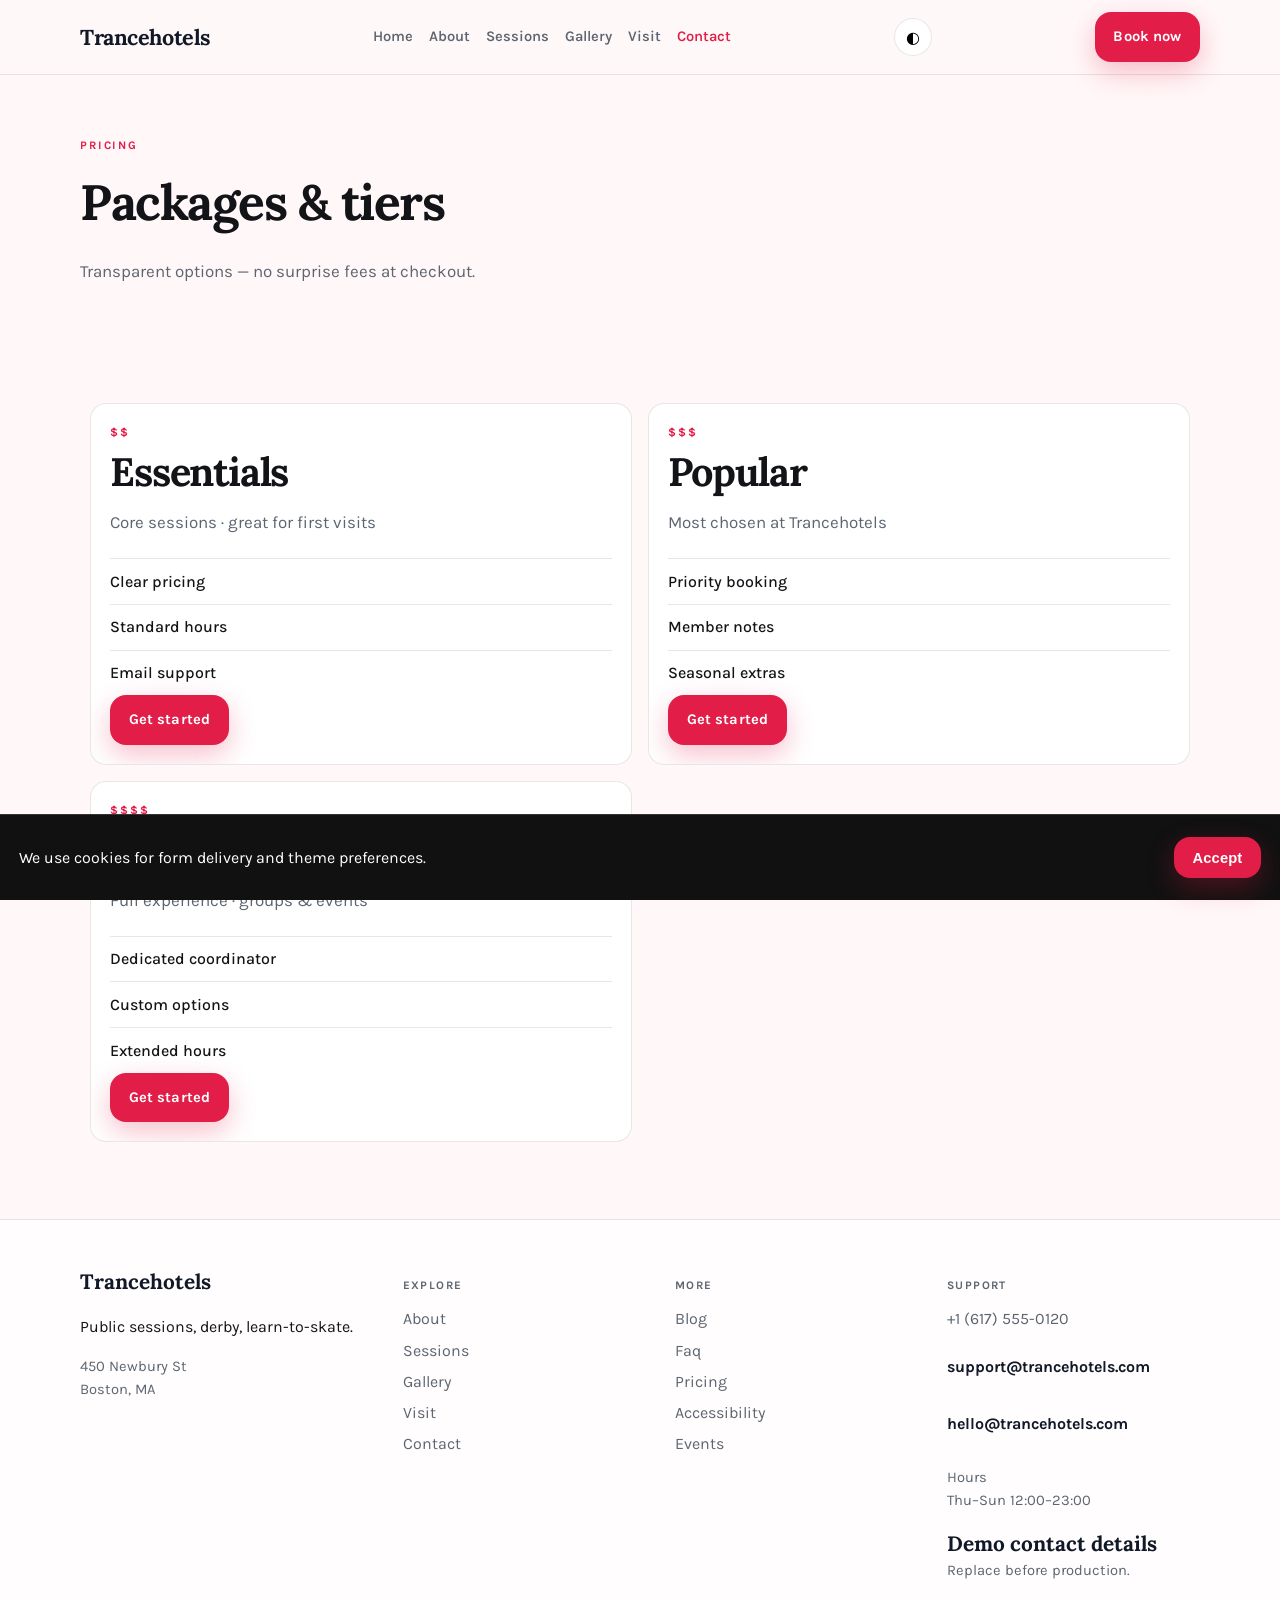
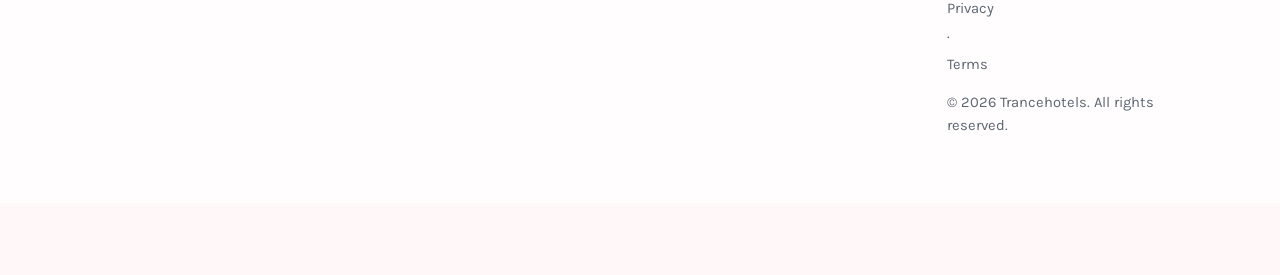
<file: pricing.html>
<!DOCTYPE html>
<html lang="en">
<head>
  <meta charset="UTF-8" />
  <meta name="viewport" content="width=device-width, initial-scale=1" />
  <title>Pricing | Trancehotels</title>
  <meta name="description" content="Packages and pricing" />
  <meta property="og:title" content="Pricing | Trancehotels" />
  <meta property="og:description" content="Packages and pricing" />
  <meta property="og:type" content="website" />
  <meta name="twitter:card" content="summary_large_image" />
  <meta name="twitter:title" content="Pricing | Trancehotels" />
  <meta name="twitter:description" content="Packages and pricing" />
  <meta property="og:image" content="assets/img-1.jpg" />
  <meta name="twitter:image" content="assets/img-1.jpg" />
  <meta property="og:url" content="https://trancehotels.github.io" />
  <script type="application/ld+json">{"@context": "https://schema.org", "@type": "LocalBusiness", "name": "Trancehotels", "description": "Public sessions, derby, learn-to-skate.", "url": "https://trancehotels.github.io", "image": "assets/img-1.jpg"}</script>
<script type="application/ld+json">{"@context": "https://schema.org", "@type": "FAQPage", "mainEntity": [{"@type": "Question", "name": "Where are you?", "acceptedAnswer": {"@type": "Answer", "text": "450 Newbury St, Boston, MA. See the map on Visit."}}, {"@type": "Question", "name": "How do I reach support?", "acceptedAnswer": {"@type": "Answer", "text": "Use the Contact form or email support@trancehotels.com. We reply during open hours."}}, {"@type": "Question", "name": "How do I book?", "acceptedAnswer": {"@type": "Answer", "text": "Send a message on Contact, email bookings@trancehotels.com, or call +1 (617) 555-0120."}}, {"@type": "Question", "name": "Are prices current?", "acceptedAnswer": {"@type": "Answer", "text": "Listed prices are current and may shift with seasons — we update this site when they do."}}, {"@type": "Question", "name": "Do you take groups?", "acceptedAnswer": {"@type": "Answer", "text": "Yes for many bookings — tell us the size and date and we'll confirm what Trancehotels can host."}}, {"@type": "Question", "name": "What should I bring?", "acceptedAnswer": {"@type": "Answer", "text": "Just yourself (and any notes on allergies, sizes, or preferences). We'll handle the rest."}}, {"@type": "Question", "name": "Do you offer gift cards?", "acceptedAnswer": {"@type": "Answer", "text": "Yes — see our Gift Cards page for digital and in-store options."}}, {"@type": "Question", "name": "Can I book for someone else?", "acceptedAnswer": {"@type": "Answer", "text": "Yes — include their name and preferences in the contact form."}}, {"@type": "Question", "name": "Is parking available?", "acceptedAnswer": {"@type": "Answer", "text": "See Locations for the branch closest to you in Boston."}}, {"@type": "Question", "name": "Do you take walk-ins at Trancehotels?", "acceptedAnswer": {"@type": "Answer", "text": "Yes when capacity allows — check Visit for peak hours."}}, {"@type": "Question", "name": "Do you host private events?", "acceptedAnswer": {"@type": "Answer", "text": "Contact us with date, headcount and sessions preferences."}}, {"@type": "Question", "name": "Where can I read updates?", "acceptedAnswer": {"@type": "Answer", "text": "Blog and Journal pages publish changes before social media."}}, {"@type": "Question", "name": "How do I join the team?", "acceptedAnswer": {"@type": "Answer", "text": "Open roles are listed on Careers — we reply to every application."}}, {"@type": "Question", "name": "Is the space accessible?", "acceptedAnswer": {"@type": "Answer", "text": "See our Accessibility page for entrance, seating and restroom notes."}}]}</script>
<script type="application/ld+json">{"@context": "https://schema.org", "@type": "WebSite", "name": "Trancehotels", "url": "https://trancehotels.github.io", "description": "Public sessions, derby, learn-to-skate."}</script>
  <link rel="alternate" hreflang="en" href="index.html" />
  <link rel="alternate" hreflang="x-default" href="index.html" />
  <meta name="theme-color" content="#111111" />
  <link rel="preconnect" href="https://fonts.googleapis.com" />
  <link rel="preconnect" href="https://fonts.gstatic.com" crossorigin />
  <link href="https://fonts.googleapis.com/css2?family=Karla:wght@400;500;600;700&family=Lora:wght@600;700&display=swap" rel="stylesheet" />
  <link rel="stylesheet" href="styles.css" />
  <link rel="icon" href="favicon.svg" type="image/svg+xml" />
</head>
<body>

  <header class="top">
    <div class="shell bar">
      <a class="logo" href="index.html">Trancehotels</a>
      <button class="nav-toggle" type="button" aria-label="Open menu" data-nav-toggle>
        <span></span><span></span><span></span>
      </button>
      <nav data-nav><a href="index.html">Home</a><a href="about.html">About</a><a href="offerings.html">Sessions</a><a href="gallery.html">Gallery</a><a href="visit.html">Visit</a><a href="contact.html" class="on">Contact</a></nav>
      <button type="button" class="theme-toggle" data-theme-toggle aria-label="Toggle dark mode">◐</button>
      <a class="cta" href="contact.html" data-open-book>Book now</a>
    </div>
  </header>  <main class="page">
    <section class="page-hero"><div class="shell">
      <p class="eyebrow">Pricing</p>
      <h1>Packages &amp; tiers</h1>
      <p class="lead">Transparent options — no surprise fees at checkout.</p>
    </div></section>
    <section class="block"><div class="shell value-grid"><article class="price-tier reveal">
      <p class="eyebrow">$$</p>
      <h2>Essentials</h2>
      <p class="lead">Core sessions · great for first visits</p>
      <ul class="checks"><li>Clear pricing</li><li>Standard hours</li><li>Email support</li></ul>
      <a class="btn solid" href="contact.html" data-open-book>Get started</a>
    </article><article class="price-tier reveal">
      <p class="eyebrow">$$$</p>
      <h2>Popular</h2>
      <p class="lead">Most chosen at Trancehotels</p>
      <ul class="checks"><li>Priority booking</li><li>Member notes</li><li>Seasonal extras</li></ul>
      <a class="btn solid" href="contact.html" data-open-book>Get started</a>
    </article><article class="price-tier reveal">
      <p class="eyebrow">$$$$</p>
      <h2>Premium</h2>
      <p class="lead">Full experience · groups &amp; events</p>
      <ul class="checks"><li>Dedicated coordinator</li><li>Custom options</li><li>Extended hours</li></ul>
      <a class="btn solid" href="contact.html" data-open-book>Get started</a>
    </article></div></section>
  </main>
  <footer class="foot">
    <div class="shell foot-grid">
      <div>
        <strong>Trancehotels</strong>
        <p>Public sessions, derby, learn-to-skate.</p>
        <p class="foot-meta">450 Newbury St<br/>Boston, MA</p>
      </div>
      <div>
        <p class="fh">Explore</p>
        <a href="about.html">About</a><a href="offerings.html">Sessions</a><a href="gallery.html">Gallery</a><a href="visit.html">Visit</a><a href="contact.html">Contact</a>
      </div>
      <div>
        <p class="fh">More</p>
        <a href="blog.html">Blog</a><a href="faq.html">Faq</a><a href="pricing.html">Pricing</a><a href="accessibility.html">Accessibility</a><a href="events.html">Events</a>
      </div>
      <div>
        <p class="fh">Support</p>
        <a href="tel:+16175550120">+1 (617) 555-0120</a>
        <p class="mail-plain">support@trancehotels.com</p>
        <p class="mail-plain">hello@trancehotels.com</p>
        <p class="foot-meta">Hours<br/>Thu–Sun 12:00–23:00</p>
        <p class="foot-meta"><strong>Demo contact details</strong><br/>Replace before production.</p>
        <p class="foot-meta"><a href="privacy.html">Privacy</a> · <a href="terms.html">Terms</a></p>
        <p class="foot-meta">© 2026 Trancehotels. All rights reserved.</p>
      </div>
    </div>
  </footer>
  <div class="cookie-bar" data-cookie-bar hidden>
    <p>We use cookies for form delivery and theme preferences.</p>
    <button type="button" class="btn solid" data-cookie-accept>Accept</button>
  </div>
  <div class="mobile-cta">
    <a href="tel:+16175550120">Call</a>
    <button type="button" data-open-book>Book</button>
    <a href="visit.html">Map</a>
  </div>
  <div class="toast" data-toast hidden></div>

  <div class="modal" data-book-modal hidden>
    <div class="modal-card">
      <button class="modal-close" type="button" data-close-book aria-label="Close">×</button>
      <p class="eyebrow">Quick request</p>
      <h3>Contact Trancehotels</h3>
      <p class="lead">Send the essentials and we will reply by email.</p>
      <form class="contact-form compact" data-quick-book data-support="support@trancehotels.com">
        <label>Name<input name="name" required placeholder="Your name" /></label>
        <label>Email<input type="email" name="email" required placeholder="you@email.com" /></label>
        <label>Timing<input name="when" required placeholder="Preferred date or timeline" /></label>
        <label>Notes<textarea name="message" rows="3" placeholder="Project, product, service or other details…"></textarea></label>
        <button class="btn solid" type="submit">Book</button>
      </form>
    </div>
  </div>

  <div class="lightbox" data-lightbox hidden>
    <button class="modal-close" type="button" data-lightbox-close aria-label="Close">×</button>
    <img data-lightbox-img alt="" />
    <div class="lightbox-nav">
      <button type="button" data-lightbox-prev>‹</button>
      <button type="button" data-lightbox-next>›</button>
    </div>
  </div>
  <script src="site.js"></script>
</body></html>
</file>
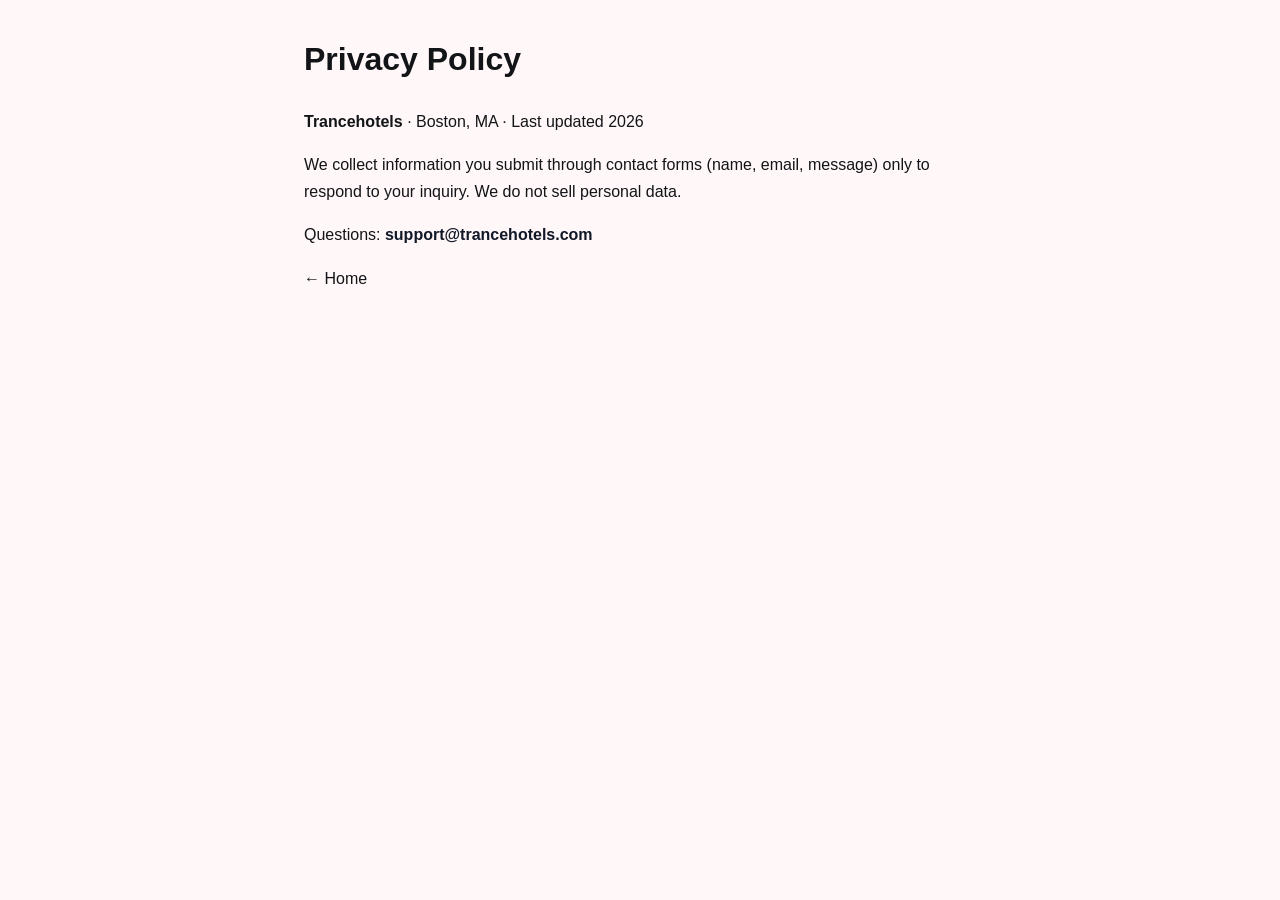
<file: privacy.html>
<!DOCTYPE html>
<html lang="en"><head><meta charset="UTF-8"><meta name="viewport" content="width=device-width,initial-scale=1">
<title>Privacy Policy | Trancehotels</title>
<meta name="description" content="Privacy information for Trancehotels">
<link rel="stylesheet" href="styles.css"></head>
<body><main class="page" style="max-width:720px;margin:2rem auto;padding:0 1.5rem;line-height:1.7">
<h1>Privacy Policy</h1>
<p><strong>Trancehotels</strong> · Boston, MA · Last updated 2026</p>
<p>We collect information you submit through contact forms (name, email, message) only to respond to your inquiry. We do not sell personal data.</p>
<p>Questions: <span class="mail-plain">support@trancehotels.com</span></p>
<p><a href="index.html">← Home</a></p>
</main></body></html>
</file>
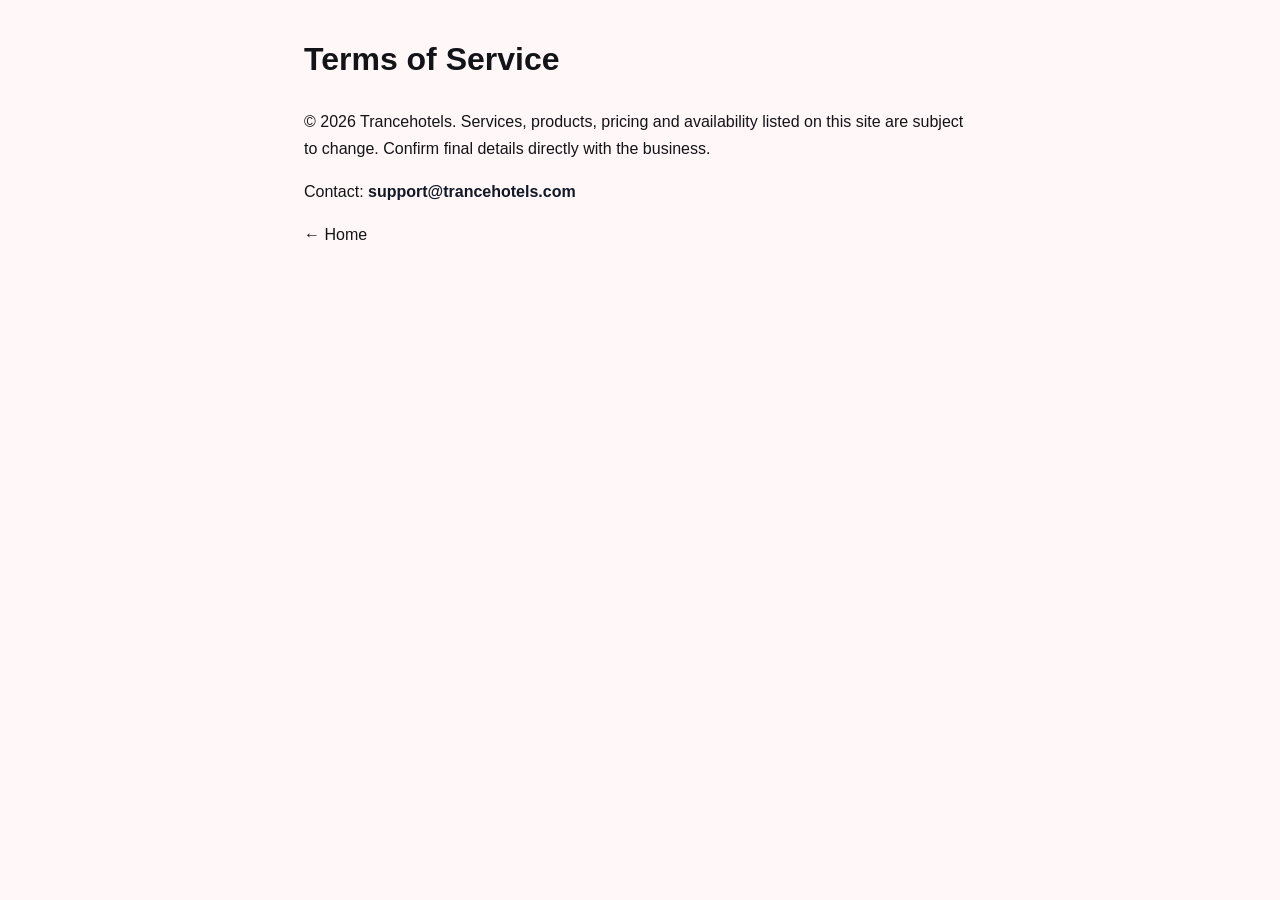
<file: terms.html>
<!DOCTYPE html>
<html lang="en"><head><meta charset="UTF-8"><meta name="viewport" content="width=device-width,initial-scale=1">
<title>Terms of Service | Trancehotels</title>
<meta name="description" content="Terms and conditions for Trancehotels">
<link rel="stylesheet" href="styles.css"></head>
<body><main class="page" style="max-width:720px;margin:2rem auto;padding:0 1.5rem;line-height:1.7">
<h1>Terms of Service</h1>
<p>© 2026 Trancehotels. Services, products, pricing and availability listed on this site are subject to change. Confirm final details directly with the business.</p>
<p>Contact: <span class="mail-plain">support@trancehotels.com</span></p>
<p><a href="index.html">← Home</a></p>
</main></body></html>
</file>
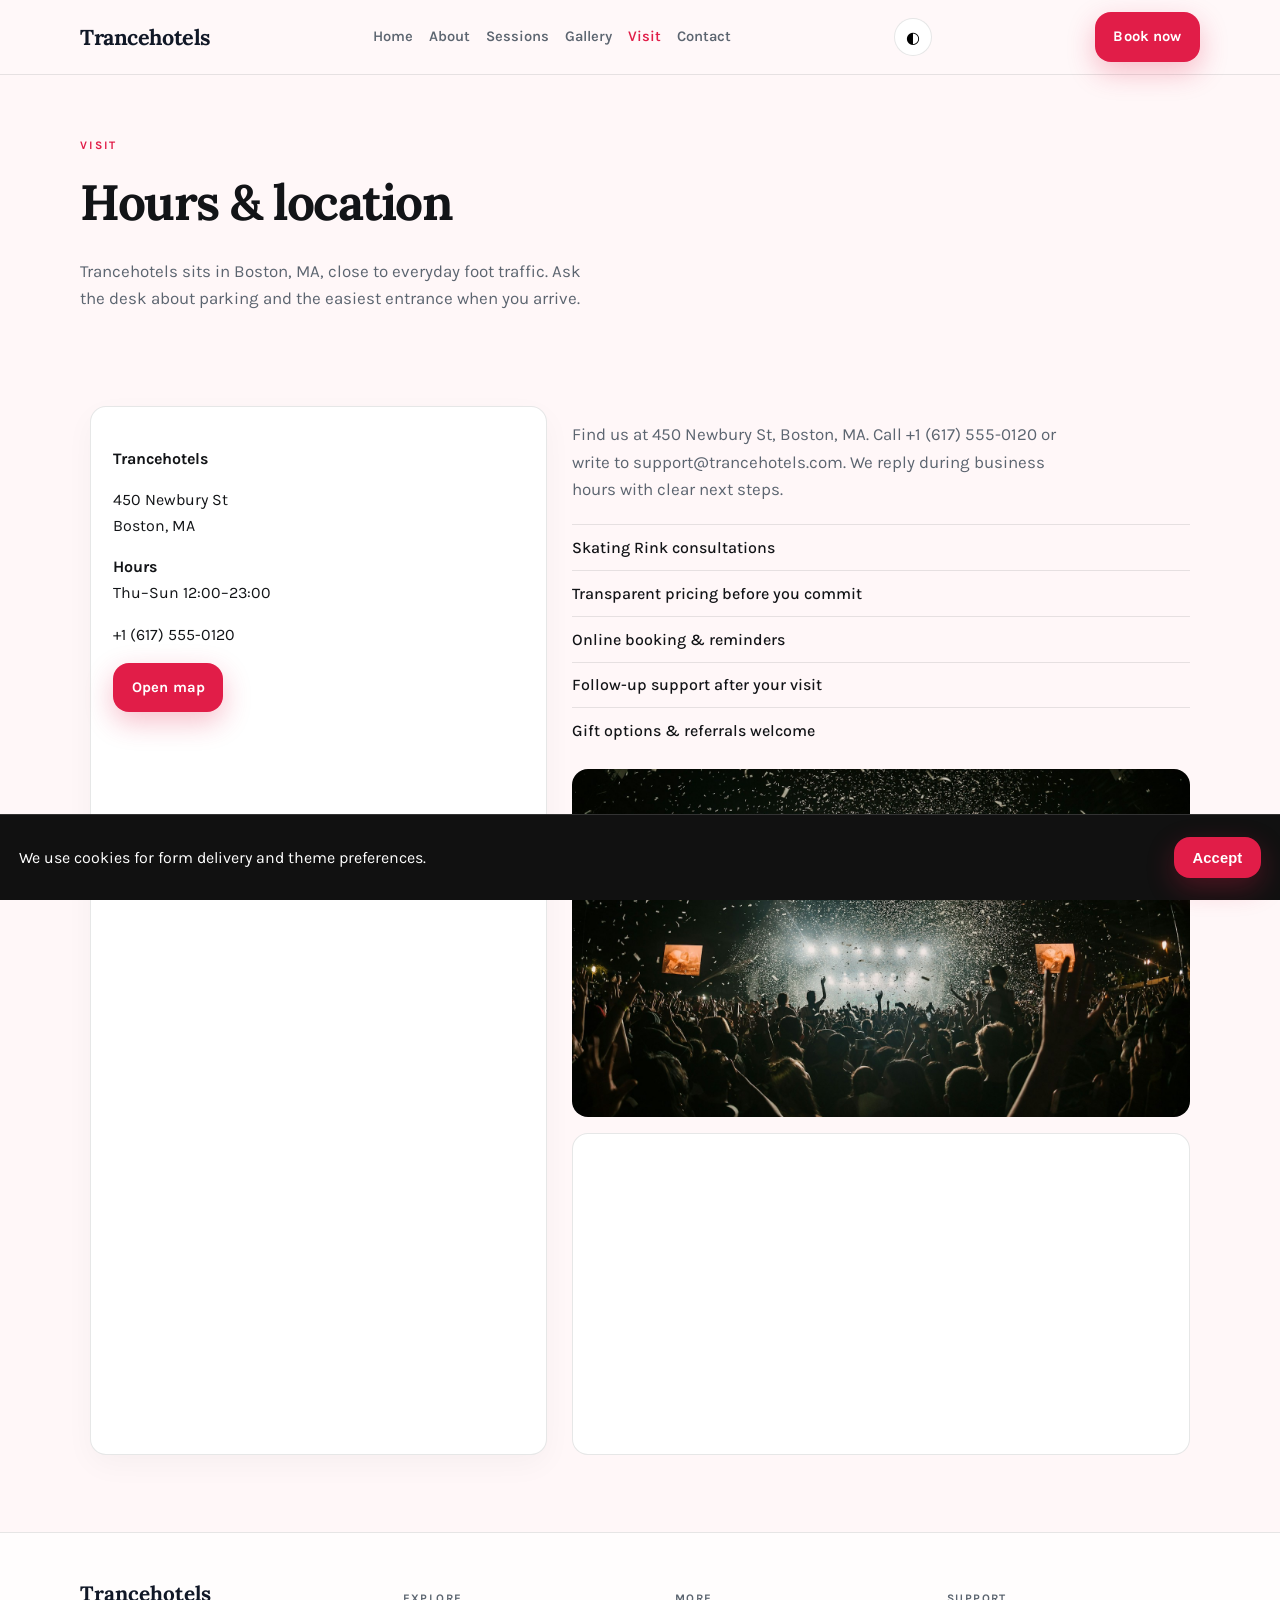
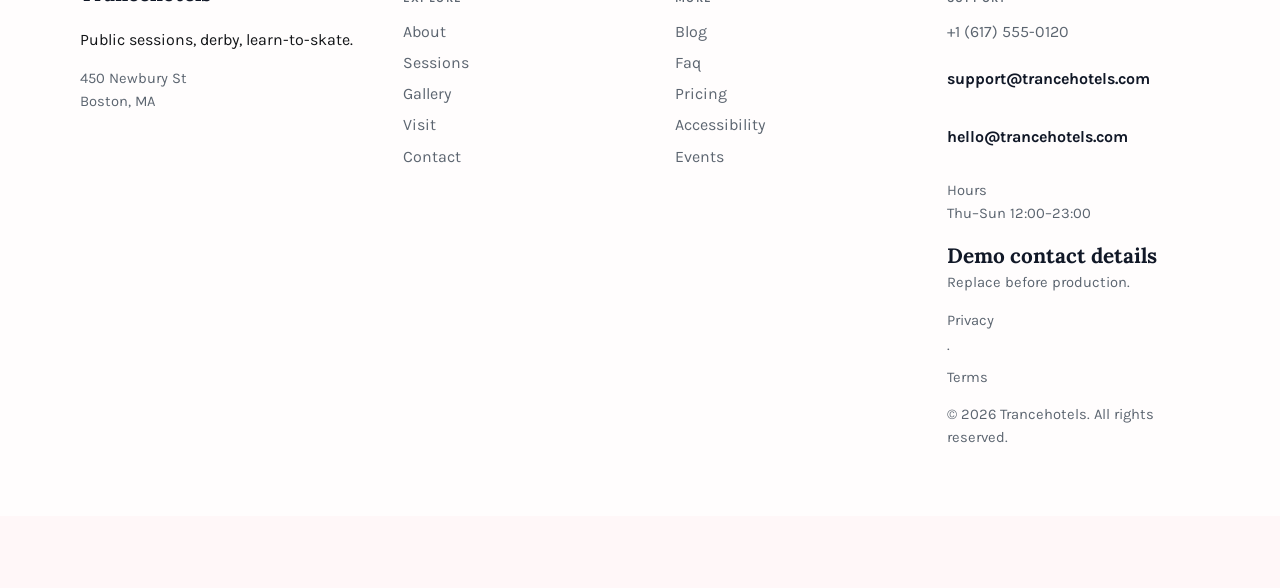
<file: visit.html>
<!DOCTYPE html>
<html lang="en">
<head>
  <meta charset="UTF-8" />
  <meta name="viewport" content="width=device-width, initial-scale=1" />
  <title>Visit | Trancehotels</title>
  <meta name="description" content="Thu–Sun 12:00–23:00" />
  <meta property="og:title" content="Visit | Trancehotels" />
  <meta property="og:description" content="Thu–Sun 12:00–23:00" />
  <meta property="og:type" content="website" />
  <meta name="twitter:card" content="summary_large_image" />
  <meta name="twitter:title" content="Visit | Trancehotels" />
  <meta name="twitter:description" content="Thu–Sun 12:00–23:00" />
  <meta property="og:image" content="assets/img-1.jpg" />
  <meta name="twitter:image" content="assets/img-1.jpg" />
  <meta property="og:url" content="https://trancehotels.github.io" />
  <script type="application/ld+json">{"@context": "https://schema.org", "@type": "LocalBusiness", "name": "Trancehotels", "description": "Public sessions, derby, learn-to-skate.", "url": "https://trancehotels.github.io", "image": "assets/img-1.jpg"}</script>
<script type="application/ld+json">{"@context": "https://schema.org", "@type": "FAQPage", "mainEntity": [{"@type": "Question", "name": "Where are you?", "acceptedAnswer": {"@type": "Answer", "text": "450 Newbury St, Boston, MA. See the map on Visit."}}, {"@type": "Question", "name": "How do I reach support?", "acceptedAnswer": {"@type": "Answer", "text": "Use the Contact form or email support@trancehotels.com. We reply during open hours."}}, {"@type": "Question", "name": "How do I book?", "acceptedAnswer": {"@type": "Answer", "text": "Send a message on Contact, email bookings@trancehotels.com, or call +1 (617) 555-0120."}}, {"@type": "Question", "name": "Are prices current?", "acceptedAnswer": {"@type": "Answer", "text": "Listed prices are current and may shift with seasons — we update this site when they do."}}, {"@type": "Question", "name": "Do you take groups?", "acceptedAnswer": {"@type": "Answer", "text": "Yes for many bookings — tell us the size and date and we'll confirm what Trancehotels can host."}}, {"@type": "Question", "name": "What should I bring?", "acceptedAnswer": {"@type": "Answer", "text": "Just yourself (and any notes on allergies, sizes, or preferences). We'll handle the rest."}}, {"@type": "Question", "name": "Do you offer gift cards?", "acceptedAnswer": {"@type": "Answer", "text": "Yes — see our Gift Cards page for digital and in-store options."}}, {"@type": "Question", "name": "Can I book for someone else?", "acceptedAnswer": {"@type": "Answer", "text": "Yes — include their name and preferences in the contact form."}}, {"@type": "Question", "name": "Is parking available?", "acceptedAnswer": {"@type": "Answer", "text": "See Locations for the branch closest to you in Boston."}}, {"@type": "Question", "name": "Do you take walk-ins at Trancehotels?", "acceptedAnswer": {"@type": "Answer", "text": "Yes when capacity allows — check Visit for peak hours."}}, {"@type": "Question", "name": "Do you host private events?", "acceptedAnswer": {"@type": "Answer", "text": "Contact us with date, headcount and sessions preferences."}}, {"@type": "Question", "name": "Where can I read updates?", "acceptedAnswer": {"@type": "Answer", "text": "Blog and Journal pages publish changes before social media."}}, {"@type": "Question", "name": "How do I join the team?", "acceptedAnswer": {"@type": "Answer", "text": "Open roles are listed on Careers — we reply to every application."}}, {"@type": "Question", "name": "Is the space accessible?", "acceptedAnswer": {"@type": "Answer", "text": "See our Accessibility page for entrance, seating and restroom notes."}}]}</script>
<script type="application/ld+json">{"@context": "https://schema.org", "@type": "WebSite", "name": "Trancehotels", "url": "https://trancehotels.github.io", "description": "Public sessions, derby, learn-to-skate."}</script>
  <link rel="alternate" hreflang="en" href="index.html" />
  <link rel="alternate" hreflang="x-default" href="index.html" />
  <meta name="theme-color" content="#111111" />
  <link rel="preconnect" href="https://fonts.googleapis.com" />
  <link rel="preconnect" href="https://fonts.gstatic.com" crossorigin />
  <link href="https://fonts.googleapis.com/css2?family=Karla:wght@400;500;600;700&family=Lora:wght@600;700&display=swap" rel="stylesheet" />
  <link rel="stylesheet" href="styles.css" />
  <link rel="icon" href="favicon.svg" type="image/svg+xml" />
</head>
<body>

  <header class="top">
    <div class="shell bar">
      <a class="logo" href="index.html">Trancehotels</a>
      <button class="nav-toggle" type="button" aria-label="Open menu" data-nav-toggle>
        <span></span><span></span><span></span>
      </button>
      <nav data-nav><a href="index.html">Home</a><a href="about.html">About</a><a href="offerings.html">Sessions</a><a href="gallery.html">Gallery</a><a href="visit.html" class="on">Visit</a><a href="contact.html">Contact</a></nav>
      <button type="button" class="theme-toggle" data-theme-toggle aria-label="Toggle dark mode">◐</button>
      <a class="cta" href="contact.html" data-open-book>Book now</a>
    </div>
  </header>  <main class="page">
    <section class="page-hero"><div class="shell">
      <p class="eyebrow">Visit</p><h1>Hours &amp; location</h1><p class="lead">Trancehotels sits in Boston, MA, close to everyday foot traffic. Ask the desk about parking and the easiest entrance when you arrive.</p>
    </div></section>
    <section class="block"><div class="shell visit-grid">
      <aside class="card"><p><strong>Trancehotels</strong></p>
      <p>450 Newbury St<br/>Boston, MA</p>
      <p><strong>Hours</strong><br/>Thu–Sun 12:00–23:00</p>
      <p><a href="tel:+16175550120">+1 (617) 555-0120</a></p>
      <a class="btn solid" href="https://www.google.com/maps/search/?api=1&query=450+Newbury+St%2C+Boston%2C+MA" target="_blank" rel="noopener">Open map</a></aside>
      <div><p class="lead">Find us at 450 Newbury St, Boston, MA. Call +1 (617) 555-0120 or write to support@trancehotels.com. We reply during business hours with clear next steps.</p><ul class="checks"><li>Skating Rink consultations</li>
<li>Transparent pricing before you commit</li>
<li>Online booking & reminders</li>
<li>Follow-up support after your visit</li>
<li>Gift options & referrals welcome</li></ul>
      <img class="solo wide" src="assets/img-6.jpg" alt="visit" />
      <div class="map-wrap"><iframe title="Map" src="https://maps.google.com/maps?q=450+Newbury+St%2C+Boston%2C+MA&z=15&output=embed" loading="lazy" allowfullscreen></iframe></div></div>
    </div></section>
  </main>
  <footer class="foot">
    <div class="shell foot-grid">
      <div>
        <strong>Trancehotels</strong>
        <p>Public sessions, derby, learn-to-skate.</p>
        <p class="foot-meta">450 Newbury St<br/>Boston, MA</p>
      </div>
      <div>
        <p class="fh">Explore</p>
        <a href="about.html">About</a><a href="offerings.html">Sessions</a><a href="gallery.html">Gallery</a><a href="visit.html">Visit</a><a href="contact.html">Contact</a>
      </div>
      <div>
        <p class="fh">More</p>
        <a href="blog.html">Blog</a><a href="faq.html">Faq</a><a href="pricing.html">Pricing</a><a href="accessibility.html">Accessibility</a><a href="events.html">Events</a>
      </div>
      <div>
        <p class="fh">Support</p>
        <a href="tel:+16175550120">+1 (617) 555-0120</a>
        <p class="mail-plain">support@trancehotels.com</p>
        <p class="mail-plain">hello@trancehotels.com</p>
        <p class="foot-meta">Hours<br/>Thu–Sun 12:00–23:00</p>
        <p class="foot-meta"><strong>Demo contact details</strong><br/>Replace before production.</p>
        <p class="foot-meta"><a href="privacy.html">Privacy</a> · <a href="terms.html">Terms</a></p>
        <p class="foot-meta">© 2026 Trancehotels. All rights reserved.</p>
      </div>
    </div>
  </footer>
  <div class="cookie-bar" data-cookie-bar hidden>
    <p>We use cookies for form delivery and theme preferences.</p>
    <button type="button" class="btn solid" data-cookie-accept>Accept</button>
  </div>
  <div class="mobile-cta">
    <a href="tel:+16175550120">Call</a>
    <button type="button" data-open-book>Book</button>
    <a href="visit.html">Map</a>
  </div>
  <div class="toast" data-toast hidden></div>

  <div class="modal" data-book-modal hidden>
    <div class="modal-card">
      <button class="modal-close" type="button" data-close-book aria-label="Close">×</button>
      <p class="eyebrow">Quick request</p>
      <h3>Contact Trancehotels</h3>
      <p class="lead">Send the essentials and we will reply by email.</p>
      <form class="contact-form compact" data-quick-book data-support="support@trancehotels.com">
        <label>Name<input name="name" required placeholder="Your name" /></label>
        <label>Email<input type="email" name="email" required placeholder="you@email.com" /></label>
        <label>Timing<input name="when" required placeholder="Preferred date or timeline" /></label>
        <label>Notes<textarea name="message" rows="3" placeholder="Project, product, service or other details…"></textarea></label>
        <button class="btn solid" type="submit">Book</button>
      </form>
    </div>
  </div>

  <div class="lightbox" data-lightbox hidden>
    <button class="modal-close" type="button" data-lightbox-close aria-label="Close">×</button>
    <img data-lightbox-img alt="" />
    <div class="lightbox-nav">
      <button type="button" data-lightbox-prev>‹</button>
      <button type="button" data-lightbox-next>›</button>
    </div>
  </div>
  <script src="site.js"></script>
</body></html>
</file>
<file: styles.css>
:root {
  --ink:#121417; --muted:#5c6570; --paper:#fff7f8;
  --accent:#e11d48; --deep:#111827; --line:rgba(18,20,23,.10);
  --display:"Lora",Georgia,"Times New Roman",serif;
  --body:"Karla","Segoe UI",sans-serif; --shell:1120px;
  --radius:16px;
}
*{box-sizing:border-box} html{scroll-behavior:smooth}
body{margin:0;font-family:var(--body);color:var(--ink);background:var(--paper);line-height:1.6;padding-bottom:72px;-webkit-font-smoothing:antialiased}
a{color:inherit;text-decoration:none} img{max-width:100%;display:block}
.shell{width:min(var(--shell),calc(100% - 2.4rem));margin-inline:auto}
.sr{position:absolute;left:-9999px}
.mail-plain{display:inline-block;font-weight:700;color:var(--deep);word-break:break-all}
.support-banner{padding:1.25rem 1.35rem;margin:0 0 1.5rem;border:1px solid var(--line);border-left:4px solid var(--accent);background:#fff;border-radius:var(--radius)}
.support-mail{margin:.35rem 0 .5rem;font-family:var(--display);font-size:clamp(1.4rem,3vw,2rem);font-weight:700;color:var(--deep)}
.form-success{margin-top:1.2rem;padding:1.4rem;border:1px solid color-mix(in srgb,var(--accent) 35%,var(--line));background:#fff;border-radius:var(--radius)}
.form-success h3{margin:0 0 .5rem;font-family:var(--display);font-size:1.6rem}
.form-success[hidden],.contact-form[hidden]{display:none !important}
.contact-form select{width:100%;padding:.85rem 1rem;border:1px solid var(--line);border-radius:8px;font:inherit;background:#fff}
.top{position:sticky;top:0;z-index:40;backdrop-filter:blur(14px);background:color-mix(in srgb,var(--paper) 90%,white);border-bottom:1px solid var(--line)}
.bar{min-height:74px;display:flex;align-items:center;justify-content:space-between;gap:1rem;position:relative}
.logo{font-family:var(--display);font-weight:700;font-size:1.35rem;color:var(--deep);letter-spacing:-.02em}
nav{display:flex;flex-wrap:wrap;gap:1rem;font-weight:600;font-size:.92rem;color:var(--muted)}
nav a.on,nav a:hover{color:var(--accent)}
.nav-toggle{display:none;flex-direction:column;gap:5px;background:transparent;border:0;padding:.4rem;cursor:pointer}
.nav-toggle span{display:block;width:22px;height:2px;background:var(--deep)}
.cta,.btn{display:inline-flex;align-items:center;justify-content:center;padding:.8rem 1.15rem;border-radius:var(--radius);font-weight:700;font-size:.92rem;border:0;cursor:pointer;letter-spacing:.01em}
.cta,.btn.solid{background:var(--accent);color:#fff}
.btn.line{border:1px solid rgba(255,255,255,.55);color:#fff;background:transparent}
.btn.quiet{border:1px solid var(--line);background:#fff;color:var(--ink)}
.hero{position:relative;min-height:92vh;display:grid;align-items:end;color:#fff;overflow:hidden}
.hero-bg{position:absolute;inset:0;background-size:cover;background-position:center center;background-repeat:no-repeat}
.hero-shade{position:absolute;inset:0;background:linear-gradient(115deg,rgba(10,12,16,.72),rgba(10,12,16,.18))}
.hero-photo img{width:100%;aspect-ratio:16/9;object-fit:cover;object-position:center;display:block;max-height:min(78vh,900px)}
.hero-copy{position:relative;z-index:2;padding:5rem 0 3.8rem;max-width:720px}
.brand{margin:0 0 .75rem;font-family:var(--display);font-size:clamp(1.85rem,3.6vw,2.7rem);font-weight:700}
.hero h1,.page-hero h1{margin:0;font-family:var(--display);letter-spacing:-.03em;font-weight:700}
.hero h1{font-size:clamp(2.15rem,5.2vw,3.55rem);max-width:15ch;line-height:1.05}
.lede{margin:1.15rem 0 0;max-width:42ch;color:rgba(255,255,255,.9);font-size:1.08rem}
.actions{display:flex;flex-wrap:wrap;gap:.75rem;margin-top:1.7rem}
.promo{display:flex;justify-content:space-between;gap:1rem;align-items:center;margin:1.35rem auto;padding:1.05rem 1.25rem;background:#fff;border:1px solid var(--line);border-radius:var(--radius);box-shadow:0 8px 28px rgba(18,20,23,.04)}
.promo p{margin:0;font-weight:600}
.promo a{font-weight:800;color:var(--accent);white-space:nowrap}
.strip{border-bottom:1px solid var(--line);background:rgba(255,255,255,.5)}
.strip-row{display:flex;flex-wrap:wrap;gap:.8rem 1.5rem;padding:1.05rem 0;font-weight:700;color:var(--deep);font-size:.95rem}
.stats-band{border-bottom:1px solid var(--line);background:rgba(255,255,255,.72)}
.stats-row{display:grid;grid-template-columns:repeat(4,1fr);gap:1rem;padding:1.55rem 0}
.stat b{display:block;font-family:var(--display);font-size:1.65rem;color:var(--deep)}
.stat span{display:block;margin-top:.25rem;color:var(--muted);font-size:.88rem}
.mosaic{display:grid;grid-template-columns:1.2fr 1fr 1fr;gap:.85rem}
.mosaic img{width:100%;aspect-ratio:4/3;object-fit:cover;object-position:center;border-radius:var(--radius);display:block}
.block{padding:4.8rem 0}.block.tint{background:rgba(255,255,255,.58);border-block:1px solid var(--line)}
.eyebrow{margin:0 0 .55rem;font-size:.72rem;font-weight:700;letter-spacing:.16em;text-transform:uppercase;color:var(--accent)}
h2{margin:0;font-family:var(--display);font-size:clamp(1.85rem,3.1vw,2.55rem);letter-spacing:-.03em;max-width:18ch;line-height:1.1}
.lead{margin:.95rem 0 0;color:var(--muted);max-width:52ch;font-size:1.06rem}
.split{display:grid;grid-template-columns:1.1fr .9fr;gap:2.2rem;align-items:start}
.amenity-grid,.contact-grid,.newsletter{display:grid;grid-template-columns:1.1fr .9fr;gap:2.2rem;align-items:start}
.checks,.why,.hours{margin:1.35rem 0 0;padding:0;list-style:none}
.checks li,.why li,.hours li{padding:.6rem 0;border-top:1px solid var(--line);font-weight:500}
.hours-card,.card{background:#fff;border:1px solid var(--line);border-radius:var(--radius);padding:1.4rem;box-shadow:0 10px 30px rgba(18,20,23,.035)}
.card-actions{display:flex;flex-wrap:wrap;gap:.6rem;margin-top:1rem}
.stack-card p{margin:0 0 1rem}
.about-photos{display:grid;gap:.85rem}
.about-photos img,.solo{width:100%;aspect-ratio:4/3;object-fit:cover;object-position:center;border-radius:var(--radius)}
.solo.wide{aspect-ratio:16/9;margin-top:1rem}
.menu-grid{margin-top:2rem;display:grid;grid-template-columns:repeat(3,1fr);gap:1rem}
.menu-list{margin-top:1.5rem;display:grid;gap:.85rem}
.menu-list .item{padding:1.1rem 1.2rem}
.item{background:#fff;border:1px solid var(--line);border-radius:var(--radius);padding:1.2rem;position:relative;box-shadow:0 8px 24px rgba(18,20,23,.03)}
.item.soft{background:color-mix(in srgb,var(--paper) 70%,white)}
.item-top{display:flex;justify-content:space-between;gap:.5rem;align-items:baseline}
.item h3{margin:0 0 .35rem;font-family:var(--display);font-size:1.25rem}
.item p{margin:0;color:var(--muted)}
.item .tag{margin-top:.7rem;font-size:.72rem;font-weight:800;letter-spacing:.1em;text-transform:uppercase;color:var(--accent)}
.price{font-weight:700;color:var(--accent);white-space:nowrap}
.process{list-style:none;margin:2rem 0 0;padding:0;display:grid;gap:1rem}
.process li{display:grid;grid-template-columns:64px 1fr;gap:1rem;padding:1rem 0;border-top:1px solid var(--line)}
.process span{font-family:var(--display);font-size:1.5rem;color:var(--accent)}
.quotes{display:grid;grid-template-columns:repeat(3,1fr);gap:1rem;margin-top:1.5rem}
blockquote{margin:0;padding:1.3rem;background:#fff;border:1px solid var(--line);border-radius:var(--radius)}
blockquote p{margin:0;font-family:var(--display);font-size:1.25rem;line-height:1.25}
blockquote footer{margin-top:.85rem;color:var(--muted);font-size:.9rem}
.value-grid,.team-grid{display:grid;grid-template-columns:repeat(2,1fr);gap:1rem;margin-top:1.5rem}
.two-col{display:grid;grid-template-columns:1fr 1fr;gap:2rem;align-items:start}
.value-grid article,.person,.team-card{background:#fff;border:1px solid var(--line);border-radius:var(--radius);padding:1.2rem;overflow:hidden}
.team-card img{width:100%;aspect-ratio:1;object-fit:cover;object-position:center top;border-radius:calc(var(--radius) - 4px);margin:0 0 .85rem;display:block}
.team-card h3{margin:0 0 .25rem;font-family:var(--display);font-size:1.2rem}
.team-card .eyebrow{margin:0 0 .5rem}
.team-card p:last-child{margin:0;color:var(--muted);line-height:1.55}
.person .role{color:var(--accent);font-weight:700;margin:.2rem 0 .5rem}
img{max-width:100%;height:auto;display:block}
picture,figure{margin:0}
.faq details{border-top:1px solid var(--line);padding:1rem 0}
.faq summary{cursor:pointer;font-weight:700}
.faq p{margin:.6rem 0 0;color:var(--muted)}
.page-hero{padding:3.8rem 0 1.1rem}
.page-hero h1{font-size:clamp(2.1rem,4vw,3.1rem);max-width:16ch}
.page .lead{color:var(--muted)}
.gallery-rich{display:grid;grid-template-columns:repeat(2,1fr);gap:1rem}
.gallery-rich figure{margin:0}
.gallery-rich img{width:100%;aspect-ratio:4/3;object-fit:cover;object-position:center;border-radius:var(--radius)}
.gallery-rich figcaption{margin-top:.45rem;color:var(--muted);font-size:.88rem}
.visit-grid{display:grid;grid-template-columns:.85fr 1.15fr;gap:1.6rem}
.map-wrap{margin-top:1rem;border-radius:var(--radius);overflow:hidden;border:1px solid var(--line);background:#fff}
.map-wrap iframe{width:100%;height:320px;border:0;display:block}
.map-note{margin:.55rem 1rem 1rem;font-size:.9rem}
.map-note a{color:var(--accent);font-weight:700}
.contact-form,.news-form{display:grid;gap:.9rem;margin-top:1rem}
.contact-form label{display:grid;gap:.35rem;font-weight:700;font-size:.9rem}
.contact-form input,.contact-form textarea,.news-form input{width:100%;padding:.9rem 1rem;border:1px solid var(--line);border-radius:8px;font:inherit;background:#fff}
.contact-form input:focus,.contact-form textarea:focus,.contact-form select:focus,.news-form input:focus{outline:2px solid color-mix(in srgb,var(--accent) 45%,white);border-color:var(--accent)}
.news-form{grid-template-columns:1fr auto;align-items:center}
.form-note{margin:0;color:var(--muted);font-size:.88rem}
.cta-band{padding:4rem 0;background:var(--deep);color:#fff}
.cta-band h2{color:#fff;max-width:16ch}
.cta-band p{color:rgba(255,255,255,.86);max-width:46ch}
.center-cta{text-align:center;margin-top:2rem}
.textlink{display:inline-block;margin-top:1rem;font-weight:700;color:var(--accent)}
.foot{border-top:1px solid var(--line);padding:2.8rem 0 3.2rem;background:rgba(255,255,255,.72)}
.foot-grid{display:grid;grid-template-columns:1.2fr 1fr 1fr 1fr;gap:1.2rem}
.fh{font-size:.72rem;font-weight:700;letter-spacing:.12em;text-transform:uppercase;color:var(--muted)}
.foot a{display:block;margin:.35rem 0;color:var(--muted)}
.foot a:hover{color:var(--accent)}
.foot strong{font-family:var(--display);font-size:1.3rem;color:var(--deep)}
.foot-meta{color:var(--muted);font-size:.92rem;line-height:1.55}
.mobile-cta{display:none;position:fixed;left:0;right:0;bottom:0;z-index:50;background:#fff;border-top:1px solid var(--line);grid-template-columns:1fr 1fr 1fr}
.mobile-cta a,.mobile-cta button{text-align:center;padding:.95rem .4rem;font-weight:800;font-size:.85rem;color:var(--deep);background:transparent;border:0;font-family:inherit;cursor:pointer}
.mobile-cta a:nth-child(2),.mobile-cta button:nth-child(2){background:var(--accent);color:#fff}
.toast{position:fixed;left:50%;bottom:5.5rem;transform:translateX(-50%);background:var(--deep);color:#fff;padding:.9rem 1.2rem;border-radius:999px;font-weight:700;z-index:80;box-shadow:0 12px 32px rgba(0,0,0,.22)}
.btn.mini{padding:.45rem .7rem;font-size:.78rem}
.item-actions{display:flex;flex-wrap:wrap;gap:.45rem;margin-top:.9rem}
.offer-tools{margin-bottom:1rem}
.offer-tools input{width:min(420px,100%);padding:.85rem 1rem;border:1px solid var(--line);border-radius:8px;font:inherit;background:#fff}
.saved-tray{margin:1rem 0;padding:1rem;border:1px dashed var(--line);background:#fff;border-radius:var(--radius)}
.saved-tray ul{margin:.5rem 0 1rem;padding-left:1.1rem}
.open-badge{display:inline-flex;align-items:center;gap:.35rem;padding:.35rem .65rem;border-radius:999px;font-size:.75rem;font-weight:800;letter-spacing:.04em;text-transform:uppercase;background:#ecfdf5;color:#166534;border:1px solid #86efac}
.open-badge.closed{background:#fef2f2;color:#991b1b;border-color:#fecaca}
.open-badge.unknown{background:#f8fafc;color:#475569;border-color:#cbd5e1}
.text-cta{border:0;background:transparent;color:var(--accent);font-weight:800;cursor:pointer;font:inherit;padding:0}
.copy-btn{margin-left:.45rem;border:1px solid var(--line);background:#fff;border-radius:6px;padding:.2rem .45rem;font-size:.72rem;font-weight:700;cursor:pointer}
.gal-btn{display:block;width:100%;padding:0;border:0;background:transparent;cursor:zoom-in}
.gal-btn img{width:100%;aspect-ratio:4/3;object-fit:cover;object-position:center;border-radius:var(--radius)}
.modal,.lightbox{position:fixed;inset:0;z-index:90;background:rgba(10,12,16,.72);display:grid;place-items:center;padding:1rem}
.modal[hidden],.lightbox[hidden]{display:none !important}
.modal-card{width:min(480px,100%);background:var(--paper);border-radius:14px;padding:1.4rem 1.4rem 1.2rem;position:relative;border:1px solid var(--line);box-shadow:0 24px 60px rgba(0,0,0,.28)}
.modal-card h3{margin:.2rem 0 .4rem;font-family:var(--display);font-size:1.7rem}
.modal-close{position:absolute;top:.55rem;right:.7rem;border:0;background:transparent;font-size:1.6rem;cursor:pointer;line-height:1;color:var(--muted)}
.contact-form.compact{margin-top:.8rem}
.lightbox img{max-width:min(960px,92vw);max-height:82vh;object-fit:contain;border-radius:10px;background:#000}
.lightbox-nav{position:absolute;bottom:1.2rem;display:flex;gap:.6rem}
.lightbox-nav button{border:0;background:#fff;color:#111;width:44px;height:44px;border-radius:50%;font-size:1.4rem;cursor:pointer}
.item.is-saved{outline:2px solid color-mix(in srgb,var(--accent) 55%,white)}
.item.is-hidden{display:none}
@media(max-width:900px){
  .nav-toggle{display:flex}
  nav{display:none;position:absolute;top:74px;left:0;right:0;background:var(--paper);border-bottom:1px solid var(--line);padding:1rem;flex-direction:column;gap:.9rem}
  nav.open{display:flex}
  .cta{display:none}
  .split,.menu-grid,.quotes,.value-grid,.team-grid,.gallery-rich,.visit-grid,.foot-grid,.amenity-grid,.contact-grid,.newsletter,.news-form,.stats-row,.mosaic,.two-col{grid-template-columns:1fr}
  .mobile-cta{display:grid}
  .promo{flex-direction:column;align-items:flex-start}
}

.cta,.btn.solid{box-shadow:0 10px 28px rgba(225,29,72,.28)}
.hero h1{max-width:14ch}
.promo{border-color:#fda4af;background:#fff1f2}


.hero.split-hero .hero-split{grid-template-columns:.78fr 1.22fr}.hero.split-hero .hero-copy{padding-right:8vw}.menu-grid{grid-template-columns:1fr 1fr}.item:nth-child(even){transform:translateY(2rem)}.block:nth-of-type(even) .shell{max-width:1100px}

.prose-block .lead.wide{max-width:62ch}
.journal-card,.journal-entry{background:#fff;border:1px solid var(--line);border-radius:var(--radius);padding:1.2rem}
.journal-stack{display:grid;gap:1rem}
.compare-table{width:100%;border-collapse:collapse;margin-top:1rem}
.compare-table th,.compare-table td{border-top:1px solid var(--line);padding:.75rem;text-align:left}
.compare-table th{font-size:.72rem;letter-spacing:.12em;text-transform:uppercase;color:var(--muted)}
.gallery-hero{min-height:46vh;display:grid;align-items:end;color:#fff;background-size:cover;background-position:center;position:relative}
.gallery-hero::before{content:"";position:absolute;inset:0;background:linear-gradient(180deg,rgba(0,0,0,.15),rgba(0,0,0,.65))}
.gallery-hero .shell{position:relative;z-index:1;padding:3rem 0}
.page-hero.wide-hero h1{max-width:24ch}
.mosaic.teaser{grid-template-columns:repeat(3,1fr);max-height:420px;overflow:hidden}
.reveal{opacity:0;transform:translateY(14px);transition:opacity .5s ease,transform .5s ease}
.reveal.is-visible{opacity:1;transform:none}
.theme-toggle{border:1px solid var(--line);background:#fff;border-radius:999px;width:38px;height:38px;cursor:pointer;font-size:1rem}
body.theme-dark{--paper:#0e1114;--ink:#eef2f6;--muted:#9aa8b6;--line:rgba(255,255,255,.12)}
body.theme-dark .block.tint{background:rgba(255,255,255,.04)}
.cookie-bar{position:fixed;bottom:0;left:0;right:0;z-index:60;display:flex;align-items:center;justify-content:space-between;gap:1rem;padding:.85rem 1.2rem;background:#111;color:#fff;border-top:1px solid #333}
.cookie-bar[hidden]{display:none !important}
.insta-grid{display:grid;grid-template-columns:repeat(3,1fr);gap:.65rem}
.insta-cell{position:relative;overflow:hidden;border-radius:var(--radius)}
.insta-cell img{aspect-ratio:1;object-fit:cover;object-position:center;width:100%;display:block}
.insta-cell figcaption{position:absolute;inset:auto 0 0 0;padding:.5rem;font-size:.72rem;background:linear-gradient(transparent,rgba(0,0,0,.75));color:#fff}
.video-wrap{position:relative;padding-top:56.25%;border-radius:var(--radius);overflow:hidden}
.video-wrap iframe{position:absolute;inset:0;width:100%;height:100%;border:0}
.ba-slider{position:relative}
.ba-panels{display:grid;grid-template-columns:1fr 1fr;gap:1rem}
.ba-after{clip-path:inset(0 50% 0 0)}
.faq-page details{border:1px solid var(--line);border-radius:var(--radius);padding:.85rem 1rem;margin-bottom:.65rem;background:#fff}
.faq-page summary{cursor:pointer;font-weight:700}
.chat-slot{border:1px dashed var(--line);padding:1rem;border-radius:var(--radius);margin:1rem 0}
.theme-toggle{flex-shrink:0}
.bar{flex-wrap:wrap}
</file>
